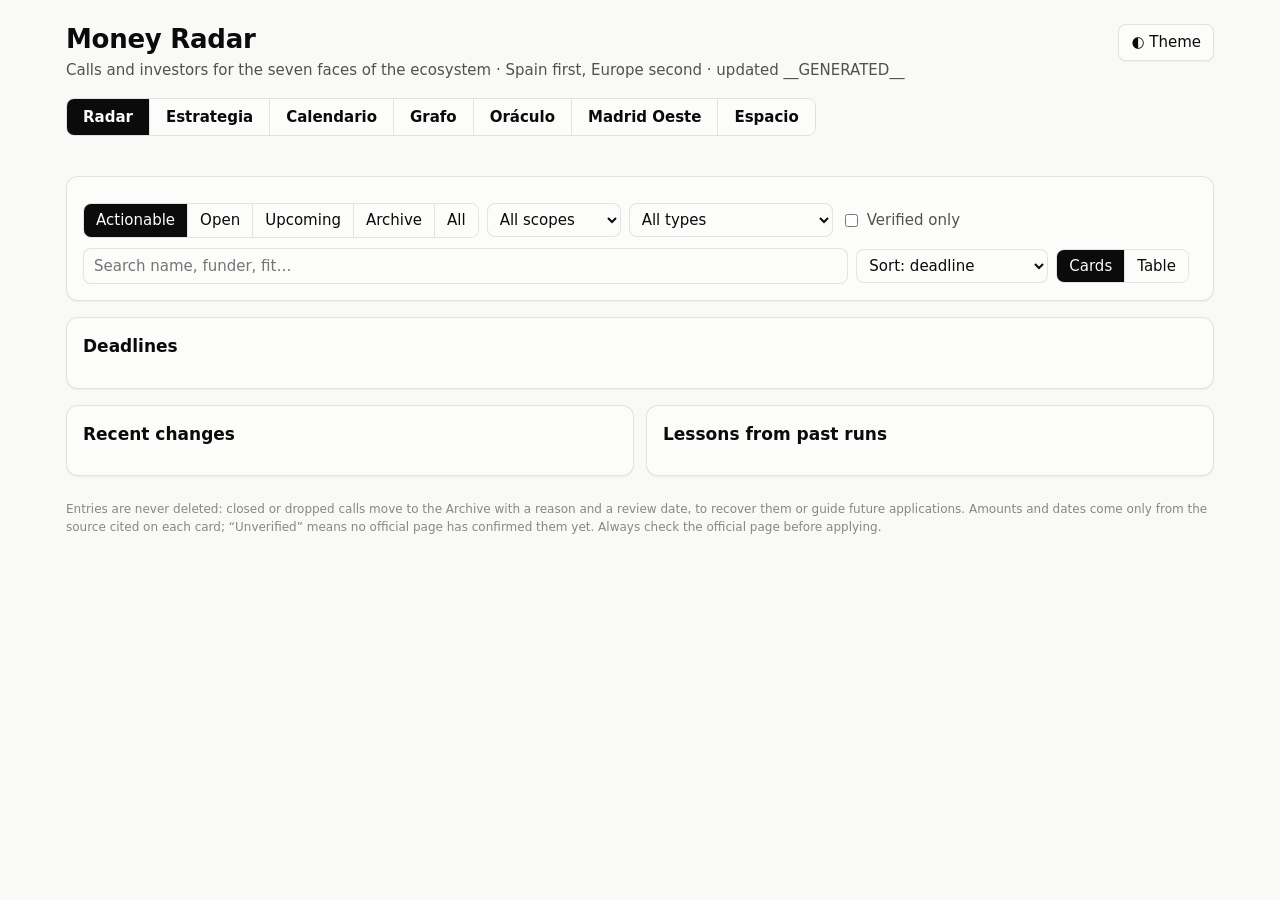
<file: dashboard_template.html>
<!doctype html>
<html lang="en">
<head>
<meta charset="utf-8">
<meta name="viewport" content="width=device-width, initial-scale=1">
<title>Money Radar</title>
<meta name="description" content="Spain/EU funding and investor radar for Cloudy, SEMF, Causality Graphs, BranchOut, the umbrella foundation, CosmoVentures and El Gran DaKo. Generated __GENERATED__.">
<style>
:root {
  color-scheme: light;
  --page: #f9f9f7;
  --surface: #fcfcfb;
  --surface-2: #f3f2ee;
  --ink: #0b0b0b;
  --ink-2: #52514e;
  --muted: #898781;
  --grid: #e1e0d9;
  --axis: #c3c2b7;
  --border: rgba(11,11,11,0.10);
  --accent: #2a78d6;
  --line-cloudy: #2a78d6;
  --line-semf: #eb6834;
  --line-causality: #1baf7a;
  --line-branchout: #eda100;
  --line-delfina: #e87ba4;
  --line-cosmo: #a23fb3;
  --line-dako: #c4314b;
  --world-sphere: #4a3aa7;
  --world-funder: #008300;
  --good: #0ca30c;
  --good-ink: #006300;
  --warning: #fab219;
  --critical: #d03b3b;
  --shadow: 0 1px 2px rgba(11,11,11,0.06);
}
@media (prefers-color-scheme: dark) {
  :root:not([data-theme="light"]) {
    color-scheme: dark;
    --page: #0d0d0d; --surface: #1a1a19; --surface-2: #242422;
    --ink: #ffffff; --ink-2: #c3c2b7; --muted: #898781;
    --grid: #2c2c2a; --axis: #383835; --border: rgba(255,255,255,0.10);
    --accent: #3987e5;
    --line-cloudy: #3987e5; --line-semf: #d95926; --line-causality: #199e70; --line-branchout: #c98500; --line-delfina: #d55181; --line-cosmo: #c062d1; --line-dako: #e2566d; --world-sphere: #9085e9; --world-funder: #0ca30c;
    --good-ink: #0ca30c; --shadow: none;
  }
}
:root[data-theme="dark"] {
  color-scheme: dark;
  --page: #0d0d0d; --surface: #1a1a19; --surface-2: #242422;
  --ink: #ffffff; --ink-2: #c3c2b7; --muted: #898781;
  --grid: #2c2c2a; --axis: #383835; --border: rgba(255,255,255,0.10);
  --accent: #3987e5;
  --line-cloudy: #3987e5; --line-semf: #d95926; --line-causality: #199e70; --line-branchout: #c98500; --line-delfina: #d55181; --line-cosmo: #c062d1; --line-dako: #e2566d;
  --world-sphere: #9085e9; --world-funder: #0ca30c;
  --good-ink: #0ca30c; --shadow: none;
}

* { box-sizing: border-box; }
html, body { margin: 0; }
body {
  background: var(--page);
  color: var(--ink);
  font: 15px/1.5 system-ui, -apple-system, "Segoe UI", sans-serif;
}
a { color: var(--accent); }
.wrap { max-width: 1180px; margin: 0 auto; padding: 24px 16px 64px; }

header.top { display: flex; gap: 16px; align-items: flex-start; justify-content: space-between; flex-wrap: wrap; }
h1 { font-size: 26px; line-height: 1.2; margin: 0 0 4px; letter-spacing: -0.01em; }
.sub { color: var(--ink-2); margin: 0; }
h2 { font-size: 17px; margin: 0 0 12px; }
button, select, input { font: inherit; color: inherit; }
.btn {
  background: var(--surface); border: 1px solid var(--border); border-radius: 8px;
  padding: 6px 12px; cursor: pointer; box-shadow: var(--shadow);
}
.btn:hover { background: var(--surface-2); }
.btn:focus-visible, .chip:focus-visible, .seg button:focus-visible, select:focus-visible, input:focus-visible {
  outline: 2px solid var(--accent); outline-offset: 2px;
}

.panel {
  background: var(--surface); border: 1px solid var(--border); border-radius: 12px;
  padding: 16px; box-shadow: var(--shadow);
}

/* KPI tiles */
.kpis { display: grid; grid-template-columns: repeat(4, minmax(0, 1fr)); gap: 12px; margin: 20px 0; }
.kpi .label { color: var(--ink-2); font-size: 13px; display: flex; gap: 6px; align-items: center; }
.kpi .value { font-size: 30px; font-weight: 650; line-height: 1.15; margin-top: 4px; }
.kpi .note { color: var(--muted); font-size: 13px; margin-top: 2px; overflow-wrap: anywhere; }

/* Filters */
.filters { display: flex; flex-direction: column; gap: 10px; margin-bottom: 16px; }
.filter-row { display: flex; flex-wrap: wrap; gap: 8px; align-items: center; }
.chip {
  display: inline-flex; align-items: center; gap: 6px; border-radius: 999px;
  border: 1px solid var(--border); background: var(--surface); padding: 4px 12px; cursor: pointer;
}
.chip[aria-pressed="false"] { color: var(--muted); background: transparent; }
.chip[aria-pressed="false"] .dot { opacity: 0.35; }
.dot { width: 10px; height: 10px; border-radius: 50%; flex: none; display: inline-block; }
.seg { display: inline-flex; flex-wrap: wrap; max-width: 100%; border: 1px solid var(--border); border-radius: 8px; overflow: hidden; }
.seg button { border: 0; background: var(--surface); padding: 5px 12px; cursor: pointer; }
.seg button + button { border-left: 1px solid var(--border); }
.seg button[aria-pressed="true"] { background: var(--ink); color: var(--surface); }
.search {
  flex: 1 1 200px; min-width: 0; padding: 6px 10px; border-radius: 8px;
  border: 1px solid var(--border); background: var(--surface);
}
select { padding: 6px 8px; border-radius: 8px; border: 1px solid var(--border); background: var(--surface); }
label.check { display: inline-flex; gap: 6px; align-items: center; color: var(--ink-2); }
.count { color: var(--muted); font-size: 13px; margin-left: auto; }

/* Timeline */
.timeline { margin-bottom: 16px; position: relative; }
.timeline svg { display: block; width: 100%; height: auto; overflow: visible; }
.timeline .hint { color: var(--muted); font-size: 13px; margin: 8px 0 0; }
.tl-grid { stroke: var(--grid); stroke-width: 1; }
.tl-axis { stroke: var(--axis); stroke-width: 1; }
.tl-tick { fill: var(--muted); font-size: 11px; font-variant-numeric: tabular-nums; }
.tl-lane { fill: var(--ink-2); font-size: 12px; }
.tl-today { stroke: var(--ink); stroke-width: 1.5; stroke-dasharray: 3 3; }
.tl-today-label { fill: var(--ink); font-size: 11px; font-weight: 600; }
.tl-mark { cursor: pointer; stroke: var(--surface); stroke-width: 2; }
.tl-mark.closed { opacity: 0.4; }
.tl-mark:hover, .tl-mark.active { stroke: var(--ink); }
.tl-label { fill: var(--ink-2); font-size: 11px; pointer-events: none; }
.tooltip {
  position: absolute; pointer-events: none; z-index: 5; max-width: 260px;
  background: var(--surface); color: var(--ink); border: 1px solid var(--border);
  border-radius: 8px; padding: 8px 10px; font-size: 13px; box-shadow: 0 4px 16px rgba(0,0,0,0.12);
}
.tooltip[hidden] { display: none; }
.tooltip .t-name { font-weight: 600; margin-bottom: 2px; }
.tooltip .t-meta { color: var(--ink-2); }

/* Cards */
.cards { display: grid; grid-template-columns: repeat(auto-fill, minmax(320px, 1fr)); gap: 12px; }
.card { display: flex; flex-direction: column; gap: 8px; scroll-margin-top: 16px; }
.card.flash { outline: 2px solid var(--accent); outline-offset: 2px; }
.card h3 { font-size: 16px; line-height: 1.3; margin: 0; }
.meta { color: var(--ink-2); font-size: 13px; }
.pills { display: flex; flex-wrap: wrap; gap: 6px; align-items: center; }
.pill {
  display: inline-flex; align-items: center; gap: 5px; font-size: 12px; font-weight: 600;
  border-radius: 999px; padding: 2px 9px; border: 1px solid var(--border); color: var(--ink-2);
}
.pill .ico { font-size: 11px; line-height: 1; }
.pill.critical { color: var(--critical); border-color: currentColor; }
.pill.warning { color: var(--ink); border-color: var(--warning); background: color-mix(in srgb, var(--warning) 18%, transparent); }
.pill.good { color: var(--good-ink); border-color: currentColor; }
.pill.unverified { border-style: dashed; }
.tags { display: flex; flex-wrap: wrap; gap: 6px; }
.tag { display: inline-flex; align-items: center; gap: 5px; font-size: 12px; color: var(--ink-2); }
.facts { display: grid; grid-template-columns: auto 1fr; gap: 2px 12px; font-size: 14px; margin: 0; }
.facts dt { color: var(--muted); }
.facts dd { margin: 0; overflow-wrap: anywhere; }
.card .action { background: var(--surface-2); border-radius: 8px; padding: 8px 10px; font-size: 14px; }
.card .action b, .card .archive-note b { display: block; font-size: 12px; color: var(--ink-2); font-weight: 600; }
.card .archive-note { border: 1px dashed var(--axis); border-radius: 8px; padding: 8px 10px; font-size: 14px; color: var(--ink-2); }
details summary { cursor: pointer; color: var(--ink-2); font-size: 13px; }
details p { margin: 6px 0; font-size: 14px; }
details .src { color: var(--muted); font-size: 12px; }
.card .links { margin-top: auto; font-size: 14px; }
.empty { color: var(--muted); padding: 24px; text-align: center; }

/* Table */
.table-wrap { overflow-x: auto; }
table { width: 100%; border-collapse: collapse; font-size: 14px; }
th, td { text-align: left; padding: 8px 10px; border-bottom: 1px solid var(--grid); vertical-align: top; }
th { color: var(--ink-2); font-weight: 600; font-size: 13px; white-space: nowrap; }
td.num { font-variant-numeric: tabular-nums; white-space: nowrap; }

.lower { display: grid; grid-template-columns: 1fr 1fr; gap: 12px; margin-top: 16px; }
.log { list-style: none; margin: 0; padding: 0; font-size: 13px; }
.log li { padding: 6px 0; border-bottom: 1px solid var(--grid); color: var(--ink-2); }
.log li b { color: var(--ink); font-weight: 600; }
.log .old { text-decoration: line-through; color: var(--muted); }
footer { color: var(--muted); font-size: 12px; margin-top: 24px; }

/* Tabs + strategy views */
.tabs { margin: 16px 0 0; }
.tabs .seg button { padding: 7px 16px; font-weight: 600; }
.view[hidden] { display: none; }
.pitch { font-size: 15px; color: var(--ink-2); margin: 0; max-width: 80ch; }
.grid-3 { display: grid; grid-template-columns: repeat(auto-fill, minmax(280px, 1fr)); gap: 12px; }
.ent h3, .face h3 { font-size: 15px; margin: 0 0 4px; }
.ent .meta { margin-bottom: 6px; }
.small { font-size: 13px; color: var(--ink-2); margin: 4px 0; }
.chipline { display: flex; flex-wrap: wrap; gap: 6px; margin-top: 6px; }
.mini { font-size: 12px; border: 1px solid var(--border); border-radius: 999px; padding: 1px 8px; color: var(--ink-2); }
.grade { display: inline-flex; align-items: center; justify-content: center; min-width: 26px; height: 22px; padding: 0 6px;
  border-radius: 6px; font-weight: 700; font-size: 13px; border: 1px solid currentColor; }
.grade.A { color: var(--good-ink); } .grade.B { color: var(--accent); }
.grade.C { color: var(--ink); border-color: var(--warning); background: color-mix(in srgb, var(--warning) 18%, transparent); }
.grade.D { color: var(--muted); }
.ms { display: grid; grid-template-columns: minmax(0, 1fr) 160px; gap: 4px 16px; align-items: center; padding: 10px 0; border-bottom: 1px solid var(--grid); }
.ms:last-child { border-bottom: 0; }
.ms .name { font-weight: 600; }
.ms .bar { height: 8px; background: var(--grid); border-radius: 4px; overflow: hidden; }
.ms .bar span { display: block; height: 100%; background: var(--accent); border-radius: 0 4px 4px 0; }
.ms .num { font-size: 12px; color: var(--ink-2); font-variant-numeric: tabular-nums; }
.ms.done .name { text-decoration: line-through; color: var(--muted); }
.stage-list { display: grid; grid-template-columns: repeat(auto-fill, minmax(220px, 1fr)); gap: 12px; }
.stage h4 { margin: 0 0 6px; font-size: 14px; }
.stage ul { margin: 0; padding-left: 18px; font-size: 13px; color: var(--ink-2); }
.dots { display: inline-flex; gap: 3px; vertical-align: middle; }
.dots i { width: 10px; height: 10px; border-radius: 50%; display: inline-block; border: 1px solid var(--axis); }
.dots i.on { background: var(--accent); border-color: var(--accent); }
table.plan td { font-size: 13px; }
table.plan td.offer { min-width: 260px; color: var(--ink-2); }
.section-gap { margin-top: 16px; }
.now-grid { display: grid; grid-template-columns: repeat(3, minmax(0, 1fr)); gap: 20px; }
.now h3 { font-size: 14px; margin: 0 0 8px; color: var(--ink-2); }
.now .ms { grid-template-columns: 1fr; }
.now .ms ul { padding-left: 18px; margin: 6px 0; }
.now-list { margin: 0; padding-left: 20px; font-size: 14px; }
.now-list li { margin-bottom: 10px; }
.now-list .small { margin: 2px 0 0; }
.late { color: var(--critical); font-weight: 600; }
@media (max-width: 860px) { .now-grid { grid-template-columns: 1fr; } }
.cal-head { display: flex; justify-content: space-between; align-items: center; gap: 12px; flex-wrap: wrap; }
.cal-head h2 { margin: 0; }
.month h3 { font-size: 15px; margin: 0 0 8px; }
.ev { display: grid; grid-template-columns: 96px 150px minmax(0, 1fr); gap: 4px 12px; align-items: baseline; padding: 8px 0; border-bottom: 1px solid var(--grid); }
.ev:last-child { border-bottom: 0; }
.ev .day { font-weight: 700; font-variant-numeric: tabular-nums; }
.ev .what a, .ev .what strong { font-weight: 600; }
.kind { font-size: 12px; font-weight: 600; display: inline-flex; gap: 5px; align-items: center; color: var(--ink-2); }
.kind.deadline { color: var(--critical); } .kind.late { color: var(--critical); }
.kind.start_by { color: var(--accent); } .kind.milestone { color: var(--good-ink); }
.est { font-size: 11px; border: 1px dashed var(--axis); border-radius: 999px; padding: 0 6px; margin-left: 6px; color: var(--muted); }
.late-box { border-color: color-mix(in srgb, var(--critical) 45%, var(--border)); }
@media (max-width: 600px) { .ev { grid-template-columns: 44px minmax(0, 1fr); } .ev .kind { grid-column: 2; } .ev .what { grid-column: 1 / -1; } }
#flow svg, #graph svg { display: block; width: 100%; height: auto; }
.gantt-wrap { overflow-x: auto; position: relative; }
.phases { list-style: none; padding: 0; margin: 12px 0 0; display: grid; grid-template-columns: repeat(7, minmax(0, 1fr)); gap: 8px; counter-reset: ph; }
.phases li { position: relative; padding: 34px 8px 8px; border: 1px solid var(--border); border-radius: 10px; background: var(--surface-2); font-size: 12.5px; color: var(--ink-2); counter-increment: ph; }
.phases li::before { content: counter(ph); position: absolute; top: 8px; left: 8px; width: 20px; height: 20px; border-radius: 50%; background: var(--ink); color: var(--surface); font-size: 12px; font-weight: 700; display: grid; place-items: center; }
.phases li b { display: block; color: var(--ink); font-size: 13px; margin-bottom: 2px; }
@media (max-width: 980px) { .phases { grid-template-columns: repeat(2, minmax(0, 1fr)); } }
.or-grid { display: grid; grid-template-columns: repeat(auto-fill, minmax(260px, 1fr)); gap: 12px; }
.or-card h3 { font-size: 13px; color: var(--ink-2); margin: 0 0 6px; font-weight: 600; }
.or-card .big { font-size: 16px; font-weight: 650; line-height: 1.3; }
.chain { font-size: 12.5px; color: var(--ink-2); margin-top: 6px; }
.verdict { border-color: color-mix(in srgb, var(--accent) 40%, var(--border)); }
.verdict p { font-size: 16px; margin: 0; }
.hbar { display: grid; grid-template-columns: minmax(0, 1fr) 90px; gap: 8px; align-items: center; font-size: 13px; padding: 4px 0; }
.hbar .bar { height: 8px; background: var(--grid); border-radius: 4px; overflow: hidden; }
.hbar .bar span { display: block; height: 100%; background: var(--accent); }
.due { color: var(--critical); font-weight: 600; }
.od-focus { outline: 3px solid var(--accent) !important; outline-offset: 3px; border-radius: 8px; }
.gt-row.od-focus .gt-band { fill: color-mix(in srgb, var(--accent) 18%, transparent); }
.phases li.active { border-color: var(--accent); background: color-mix(in srgb, var(--accent) 14%, var(--surface)); }
tr.od-focus td { background: color-mix(in srgb, var(--accent) 12%, transparent); }
.gantt-wrap svg { display: block; width: 100%; min-width: 900px; height: auto; }
.gt-grid { stroke: var(--grid); } .gt-month { fill: var(--muted); font-size: 11px; }
.gt-group { fill: var(--muted); font-size: 11px; font-weight: 700; letter-spacing: .04em; text-transform: uppercase; }
.gt-label { fill: var(--ink); font-size: 12px; } .gt-label.late { fill: var(--critical); font-weight: 600; }
.gt-row:hover .gt-band { fill: var(--surface-2); }
.gt-band { fill: transparent; }
.gt-today { stroke: var(--ink); stroke-width: 1.5; stroke-dasharray: 3 3; }
.gt-ms { fill: var(--muted); opacity: .55; }
.gt-ms.doing { opacity: .85; }
.gt-bar { opacity: .35; } .gt-bar.est { opacity: .18; }
.gt-win { opacity: .95; }
.gt-outline { fill: none; stroke-width: 1.5; } .gt-outline.est { stroke-dasharray: 4 3; }
.gt-late { fill: none; stroke: var(--critical); stroke-width: 1.5; }
.gt-dl { fill: var(--ink); }
.fl-box { fill: var(--surface); stroke: var(--axis); stroke-width: 1.5; }
.fl-box.human { stroke: var(--critical); stroke-width: 2; }
.fl-dec { fill: var(--surface-2); stroke: var(--axis); stroke-width: 1.5; }
.fl-side { fill: var(--surface-2); stroke: var(--axis); stroke-dasharray: 4 3; }
.fl-t { fill: var(--ink); font-size: 14px; font-weight: 600; }
.fl-s { fill: var(--ink-2); font-size: 11.5px; }
.fl-edge { stroke: var(--ink-2); stroke-width: 1.5; fill: none; }
.fl-lab { fill: var(--ink-2); font-size: 12px; font-weight: 600; }
.graph-wrap { overflow-x: auto; margin-top: 8px; }
.graph-wrap svg { min-width: 1400px; }
.g-col { fill: var(--muted); font-size: 12px; font-weight: 700; letter-spacing: .04em; text-transform: uppercase; }
.g-node rect.box { fill: var(--surface); stroke: var(--ink-2); stroke-width: 1.5; }
.g-node.planned rect.box, .g-node.proposed rect.box { stroke-dasharray: 5 4; fill: var(--surface-2); }
.g-node.external rect.box { stroke-dasharray: 1.5 3; stroke-width: 2; }
.g-node.external.pending rect.box { fill: url(#shade); }
.g-node.factor rect.box { stroke-dasharray: 2 3; fill: var(--surface-2); }
.g-node.k-milestone rect.box { fill: var(--surface-2); }
.g-node.k-call.exists rect.box { stroke-width: 1.8; }
.g-node.k-sphere rect.box { stroke: var(--world-sphere); stroke-width: 2.5; }
.g-node.k-funder rect.box { stroke: var(--world-funder); }
.g-node text { fill: var(--ink); font-size: 12.5px; }
.g-node .st { fill: var(--muted); font-size: 10.5px; }
.g-node { cursor: default; }
.g-node:focus { outline: none; }
.g-node:focus rect.box, .g-node.hl rect.box { stroke: var(--accent); stroke-width: 2.5; }
.g-edge { fill: none; stroke: var(--axis); stroke-width: 1.5; }
.g-edge.planned { stroke-dasharray: 5 4; }
.g-edge.hl { stroke: var(--accent); stroke-width: 2.5; }
svg.dim .g-edge:not(.hl) { opacity: .15; } svg.dim .g-node:not(.hl):not(:focus) { opacity: .35; }


/* Espacio tab: map of the repo */
.rp-map { display: grid; grid-template-columns: repeat(auto-fit, minmax(150px, 1fr)); gap: 12px; }
.rp-col h3 { font-size: 13px; font-weight: 650; color: var(--ink-2); margin: 0 0 8px; text-transform: uppercase; letter-spacing: .04em; }
.rp-file { display: block; width: 100%; text-align: left; font: inherit; color: inherit; cursor: pointer;
  background: var(--surface-2); border: 1px solid var(--border); border-radius: 8px; padding: 8px 10px; margin-bottom: 8px; transition: opacity .15s; }
.rp-file code { font-size: 13px; font-weight: 650; overflow-wrap: anywhere; }
.rp-file .rp-role { font-size: 12px; color: var(--ink-2); margin: 3px 0; }
.rp-file .rp-meta { font-size: 11.5px; color: var(--muted); }
.rp-file .rp-open { color: var(--critical); font-weight: 650; }
.rp-map.dim .rp-file:not(.on):not(.uses):not(.usedby) { opacity: .3; }
.rp-file.on { border-color: var(--accent); box-shadow: 0 0 0 1px var(--accent); }
.rp-file.uses { border-color: var(--accent); border-style: solid; }
.rp-file.usedby { border-color: var(--ink-2); border-style: dashed; }
.rp-detail { min-height: 44px; }
.rp-lower { display: grid; grid-template-columns: minmax(0, 2fr) minmax(0, 3fr); gap: 12px; }
.rp-commit { display: grid; grid-template-columns: 62px 84px minmax(0, 1fr); gap: 8px; font-size: 13px; padding: 5px 0; border-bottom: 1px solid var(--grid); }
.rp-commit code { color: var(--accent); }
.rp-find { display: grid; grid-template-columns: 112px minmax(0, 1fr); gap: 8px; padding: 8px 0; border-top: 1px solid var(--grid); font-size: 13px; }
.rp-st { font-size: 12px; font-weight: 650; display: flex; flex-wrap: wrap; gap: 0 5px; align-items: baseline; }
.rp-st .rp-sev { flex-basis: 100%; font-weight: 400; color: var(--ink-2); }
.rp-st.arreglado { color: var(--good-ink); } .rp-st.abierto { color: var(--critical); } .rp-st.descartado { color: var(--muted); }
.rp-find a { font-family: ui-monospace, SFMono-Regular, Menlo, monospace; font-size: 12px; }
@media (max-width: 860px) { .rp-lower { grid-template-columns: 1fr; } }


/* Red: Obsidian-style live graph (grafo_red.js on vendor/force-graph) */
.net { position: relative; margin-top: 10px; border: 1px solid var(--border); border-radius: 10px; overflow: hidden;
  background: radial-gradient(circle at 50% 45%, var(--surface) 0%, var(--page) 100%); }
.net.full { border: 0; border-radius: 0; background: var(--page); }
.net-stage { width: 100%; cursor: grab; }
.net-stage:active { cursor: grabbing; }
.net-3d { cursor: grab; }
.net-labels { position: absolute; left: 0; top: 0; pointer-events: none; }
.net-note { position: absolute; left: 50%; top: 14px; transform: translateX(-50%); font-size: 13px; color: var(--ink-2); pointer-events: none; }
.net-dim { width: auto; padding: 0 9px; font-size: 13px; font-weight: 650; }
.net-tools { position: absolute; top: 10px; right: 10px; display: flex; gap: 6px; align-items: center; }
.net-search { width: 180px; font: inherit; font-size: 13px; padding: 5px 9px; border-radius: 8px; border: 1px solid var(--border); background: var(--surface); color: var(--ink); }
.net-btn { width: 32px; height: 30px; font-size: 16px; line-height: 1; border-radius: 8px; border: 1px solid var(--border); background: var(--surface); color: var(--ink); cursor: pointer; }
.net-btn:hover, .net-chip:hover { border-color: var(--accent); }
.net-btn:focus-visible, .net-chip:focus-visible, .net-search:focus-visible, .net-link:focus-visible { outline: 2px solid var(--accent); outline-offset: 2px; }
.net-legend { position: absolute; left: 10px; bottom: 10px; right: 10px; display: flex; flex-wrap: wrap; gap: 6px; align-items: center; pointer-events: none; }
.net-legend > * { pointer-events: auto; }
.net-chip, .net-key { display: inline-flex; align-items: center; gap: 5px; font-size: 12px; padding: 2px 8px; border-radius: 999px;
  border: 1px solid var(--border); background: color-mix(in srgb, var(--surface) 88%, transparent); color: var(--ink-2); }
.net-chip { cursor: pointer; font: inherit; font-size: 12px; }
.net-chip[aria-pressed="false"] { opacity: .45; text-decoration: line-through; }
.net-key { border-style: dashed; }
.net-dot { width: 9px; height: 9px; border-radius: 50%; display: inline-block; flex: none; }
.net-dot.dia { border-radius: 1px; transform: rotate(45deg) scale(.85); }
.net-dot.sq { border-radius: 1px; }
.net-dot.hol { border: 1.5px dashed var(--muted); background: transparent; }
.net-card { position: absolute; top: 50px; right: 10px; width: min(320px, calc(100% - 20px)); max-height: calc(100% - 100px); overflow: auto;
  background: var(--surface); border: 1px solid var(--border); border-radius: 10px; padding: 12px 14px; box-shadow: 0 6px 24px rgba(0,0,0,.12); font-size: 13px; }
.net-card h3 { margin: 4px 0 6px; font-size: 16px; padding-right: 20px; }
.net-card h4 { margin: 10px 0 4px; font-size: 12px; color: var(--ink-2); text-transform: uppercase; letter-spacing: .04em; }
.net-card p { margin: 0 0 6px; color: var(--ink-2); }
.net-card ul { margin: 0; padding-left: 16px; }
.net-card li { margin: 2px 0; }
.net-kind { font-size: 12px; color: var(--ink-2); display: flex; gap: 6px; align-items: center; }
.net-link { background: none; border: 0; padding: 0; font: inherit; color: var(--accent); cursor: pointer; text-align: left; text-decoration: underline; }
.net-w { color: var(--muted); font-size: 12px; }
.net-x { position: absolute; top: 6px; right: 8px; background: none; border: 0; font-size: 18px; color: var(--ink-2); cursor: pointer; }
.net-open { margin: 4px 0 2px; font: inherit; font-size: 13px; padding: 4px 10px; border-radius: 8px; border: 1px solid var(--accent); background: none; color: var(--accent); cursor: pointer; }
@media (max-width: 600px) { .net-search { width: 120px; } .net-card { top: auto; bottom: 46px; max-height: 55%; } }

@media (max-width: 860px) {
  .kpis { grid-template-columns: repeat(2, minmax(0, 1fr)); }
  .lower { grid-template-columns: 1fr; }
}
@media (max-width: 420px) {
  .cards { grid-template-columns: 1fr; }
  .kpi .value { font-size: 24px; }
  .seg button { padding: 5px 8px; font-size: 14px; }
}
@media (forced-colors: active) {
  .dot, .tl-mark { forced-color-adjust: none; }
}
</style>
<link rel="stylesheet" href="oracle_dock.css">
</head>
<body>
<div class="wrap">
  <header class="top">
    <div>
      <h1>Money Radar</h1>
      <p class="sub">Calls and investors for the seven faces of the ecosystem · Spain first, Europe second · updated __GENERATED__</p>
    </div>
    <button class="btn" id="theme" type="button" aria-label="Toggle colour theme">◐ Theme</button>
  </header>

  <nav class="tabs" aria-label="Views"><div class="seg" id="tab-seg" role="group">
    <button type="button" data-v="radar" aria-pressed="true">Radar</button>
    <button type="button" data-v="strategy" aria-pressed="false">Estrategia</button>
    <button type="button" data-v="calendar" aria-pressed="false">Calendario</button>
    <button type="button" data-v="graph" aria-pressed="false">Grafo</button>
    <button type="button" data-v="oracle" aria-pressed="false">Oráculo</button>
    <button type="button" data-v="west" aria-pressed="false">Madrid Oeste</button>
    <button type="button" data-v="repo" aria-pressed="false">Espacio</button>
  </div></nav>

  <div class="view" id="view-radar">
  <section class="kpis" id="kpis" aria-label="Summary"></section>

  <section class="panel filters" aria-label="Filters">
    <div class="filter-row" id="line-chips" role="group" aria-label="Line of work"></div>
    <div class="filter-row">
      <div class="seg" id="status-seg" role="group" aria-label="Status">
        <button type="button" data-v="actionable" aria-pressed="true">Actionable</button>
        <button type="button" data-v="open" aria-pressed="false">Open</button>
        <button type="button" data-v="upcoming" aria-pressed="false">Upcoming</button>
        <button type="button" data-v="archive" aria-pressed="false">Archive</button>
        <button type="button" data-v="all" aria-pressed="false">All</button>
      </div>
      <select id="scope" aria-label="Scope">
        <option value="">All scopes</option>
        <option>Madrid West</option><option>Madrid</option><option>Spain</option><option>France</option><option>EU</option><option>International</option>
      </select>
      <select id="kindsel" aria-label="Type of money">
        <option value="">All types</option>
        <option value="funding">Grants, loans &amp; prizes</option>
        <option value="investment">Investors (equity)</option>
      </select>
      <label class="check"><input type="checkbox" id="verified"> Verified only</label>
    </div>
    <div class="filter-row">
      <input class="search" id="q" type="search" placeholder="Search name, funder, fit…" aria-label="Search">
      <select id="sort" aria-label="Sort by">
        <option value="deadline">Sort: deadline</option>
        <option value="amount">Sort: max amount</option>
        <option value="recent">Sort: recently added</option>
      </select>
      <div class="seg" id="view-seg" role="group" aria-label="View">
        <button type="button" data-v="cards" aria-pressed="true">Cards</button>
        <button type="button" data-v="table" aria-pressed="false">Table</button>
      </div>
      <span class="count" id="count" aria-live="polite"></span>
    </div>
  </section>

  <section class="panel timeline" aria-labelledby="tl-h">
    <h2 id="tl-h">Deadlines</h2>
    <div id="tl"></div>
    <p class="hint" id="tl-hint"></p>
    <div class="tooltip" id="tip" role="tooltip" hidden></div>
  </section>

  <section id="list" aria-label="Opportunities"></section>

  <section class="lower">
    <div class="panel">
      <h2>Recent changes</h2>
      <ul class="log" id="changes"></ul>
    </div>
    <div class="panel">
      <h2>Lessons from past runs</h2>
      <ul class="log" id="lessons"></ul>
    </div>
  </section>

  </div>

  <div class="view" id="view-strategy" hidden>
    <section class="panel section-gap now"><h2>Qué hacer ahora</h2>
      <p class="small">Lo mismo que muestra <code>/becas</code> o <code>python3 -I orchestrator.py</code>, a fecha de la última actualización.</p>
      <div class="now-grid">
        <div><h3>1 · Solicitudes en curso</h3><div id="now-active"></div></div>
        <div><h3>2 · Hitos a mover</h3><ol class="now-list" id="now-ms"></ol></div>
        <div><h3>3 · Convocatorias para empezar</h3><ol class="now-list" id="now-rec"></ol></div>
      </div></section>
    <section class="panel section-gap"><h2 id="proj-name"></h2><p class="pitch" id="proj-pitch"></p></section>
    <section class="section-gap"><h2>Un proyecto, varias caras</h2><div class="grid-3" id="faces"></div></section>
    <section class="section-gap"><h2>Figuras legales (quién solicita)</h2><div class="grid-3" id="entities"></div></section>
    <section class="panel section-gap"><h2>Hitos que más valor desbloquean</h2><p class="small">Valor = suma de los puntos de valor de las convocatorias que bloquea cada hito. Hazlos en este orden.</p><div id="milestones"></div></section>
    <section class="panel section-gap table-wrap"><h2>Plan por convocatoria</h2>
      <p class="small">Grado A–D = encaje 25 + valor 25 + preparación 25 + calendario 15 + estratégico 10. Nivel de oferta: <span id="levels"></span></p>
      <div id="plan-table"></div></section>
    <section class="panel section-gap"><h2>Solicitudes en curso</h2><p class="small">Gestionadas con <code>python3 -I orchestrator.py</code> o el comando <code>/becas</code> en Claude Code.</p><div id="pipeline"></div></section>
    <section class="section-gap"><h2>Proceso de solicitud</h2><div class="stage-list" id="stages"></div></section>
  </div>

  <div class="view" id="view-calendar" hidden>
    <section class="panel section-gap">
      <div class="cal-head"><h2>Calendario</h2><button class="btn" id="ics" type="button">⤓ Descargar .ics</button></div>
      <p class="small">Plazos, fechas para empezar a preparar (según el plan), hitos que hay que tener listos, aperturas y revisiones del archivo. «Estimado» = próxima edición calculada a partir de la anterior (≈ +1 año).</p>
      <div class="chipline" id="cal-legend"></div>
    </section>
    <section class="panel section-gap"><h2>Diagrama de Gantt</h2>
      <p class="small">Hitos: barra gris desde que hay que empezar hasta la fecha en que deben estar listos. Convocatorias: desde «empezar a preparar» hasta el plazo (◆), con la ventana oficial de solicitud en trazo grueso. Discontinuo = próxima edición estimada; ▲ = ya debería haber empezado. Pulsa una convocatoria para ver su ficha.</p>
      <div class="gantt-wrap" id="gantt"></div><div class="tooltip" id="gtt" role="tooltip" hidden></div></section>
    <section class="panel section-gap late-box" id="cal-late"></section>
    <section class="section-gap" id="cal-months"></section>
    <section class="panel section-gap"><h2>Hitos sin fecha límite todavía</h2><p class="small">No bloquean ninguna convocatoria con fecha, pero sí convocatorias abiertas todo el año o por anunciar.</p><ul class="log" id="cal-undated"></ul></section>
    <section class="panel section-gap"><h2>Flujograma del proceso de solicitud</h2>
      <p class="small">Las mismas etapas y controles que aplica el orquestador. Los rombos son decisiones; el paso «Presentar» lo hace siempre una persona.</p>
      <div id="flow"></div></section>
  </div>

  <div class="view" id="view-graph" hidden>
    <section class="panel section-gap"><h2>Grafo del ecosistema</h2>
      <p class="small">Un solo grafo en tres vistas (Red, 3D y Columnas): factores de contexto, socios, figuras legales, caras, el mundo exterior (el diamante: un octaedro con las seis esferas (Política, Bancos, Arte, Ciencia, Tecnología, Sociedad) en los vértices y la Fundación en el centro, y los financiadores), productos, hitos y convocatorias (ships). Las flechas van de causa a efecto y el grosor es el peso (0–1, juicio de planificación). Línea continua = existe; discontinua = por crear. La Red y el 3D son el mismo grafo vivo: arrastra nodos, haz zoom con la rueda o pellizcando, pasa el ratón para iluminar sus vecinos y pulsa un nodo para ver su ficha. El selector Red | 3D | Columnas es el único cambio de vista: pasar de la Red al 3D no pierde la selección, los filtros ni el recorrido. ⛶ abre la Red a pantalla completa; allí, donde el selector no se ve, el botón 3D de la propia vista hace lo mismo y el selector lo recuerda. El diamante envuelve al ecosistema: las esferas van por parejas en los extremos de tres ejes ortogonales (Tecnología–Sociedad vertical: mercado ↔ bien común; Bancos–Ciencia horizontal: capital ↔ conocimiento; Política–Arte en profundidad: administración ↔ cultura); en 3D es el octaedro y en 2D, en vista isométrica, un hexágono; sus aristas violetas son la figura, no causas. El grafo se dibuja igual que sin diamante y el octaedro regular se coloca a su alrededor, con las seis esferas en los extremos; cada financiador queda entre el grafo y su esfera.</p>
      <div class="cal-head"><div class="seg" id="gmode-seg" role="group" aria-label="Vista del grafo">
        <button type="button" data-v="net" aria-pressed="true">Red</button>
        <button type="button" data-v="3d" aria-pressed="false">3D</button>
        <button type="button" data-v="2d" aria-pressed="false">Columnas</button></div>
        <div class="seg" id="gworld-seg" role="group" aria-label="Mundo exterior en el grafo">
        <button type="button" data-v="1" aria-pressed="true">◇ Con diamante y financiadores</button>
        <button type="button" data-v="0" aria-pressed="false">Sin diamante</button></div>
        <span class="small" id="graph-3d"></span></div>
      <div id="graph-net"></div>
      <div id="graph-2d" hidden>
      <div class="chipline" id="graph-legend"></div>
      <div class="graph-wrap" id="graph"></div>
      </div>
      <div class="tooltip" id="gtip" role="tooltip" hidden></div>
    </section>
    <section class="panel section-gap table-wrap" id="graph-rel"><h2>Relaciones</h2><div id="graph-table"></div></section>
  </div>

  <div class="view" id="view-oracle" hidden>
    <section class="panel section-gap">
      <div class="cal-head"><h2>Oráculo · ceremonia del ecosistema</h2><span id="or-next"></span></div>
      <p class="small">Claude actúa como oráculo y dirige la ceremonia con <code>/ceremonia</code>. Lee el plan y el grafo causal, plantea una pregunta a cada cara y propone un dictamen; el equipo decide y registra compromisos con <code>python3 -I oraculo.py registrar</code>. El arquitecto causal (agente <code>arquitecto-causal</code>) asiste en la lectura del grafo.</p>
      <ol class="phases" id="or-phases"></ol>
    </section>
    <section class="section-gap or-grid" id="or-reading"></section>
    <section class="panel section-gap"><h2>Preguntas a cada cara</h2><ul class="log" id="or-questions"></ul></section>
    <section class="panel section-gap verdict"><h2>Dictamen propuesto</h2><p id="or-verdict"></p></section>
    <section class="section-gap now-grid">
      <div class="panel"><h3>Mediadores clave</h3><p class="small">Flujo ponderado de valor que pasa por cada nodo hacia todas las convocatorias (1 = máximo).</p><div id="or-med"></div></div>
      <div class="panel"><h3>Confusores a vigilar</h3><p class="small">Causas comunes de varias convocatorias: ajusta por ellas al comparar resultados.</p><div id="or-conf"></div></div>
      <div class="panel"><h3>Registro de ceremonias</h3><div id="or-log"></div></div>
    </section>
  </div>

  <div class="view" id="view-west" hidden>
    <section class="panel section-gap table-wrap"><h2>Valoración de municipios · Madrid Oeste</h2>
      <p class="small">Puntuación 1–3 por dimensión, con datos de la BDNS 2024–2026 y bases oficiales (octubre 2026). No incluye el coste de locales y vivienda.</p>
      <div id="west-table"></div></section>
    <section class="section-gap"><div class="grid-3" id="west-cards"></div></section>
  </div>

  <div class="view" id="view-repo" hidden>
    <section class="panel section-gap"><h2>Espacio · el repo por dentro</h2>
      <p class="small">Cada archivo del repo, ordenado de los datos a lo publicado. Pasa el ratón o pulsa un archivo para ver qué usa (borde azul) y quién lo usa (borde discontinuo). Las relaciones se detectan en cada build buscando nombres de archivo en el código; el papel de cada archivo sale de la tabla de CLAUDE.md. No es El Espacio 3D: eso es el grafo del ecosistema.</p>
      <div class="rp-map" id="rp-map"></div>
      <p class="small rp-detail" id="rp-detail" aria-live="polite"></p></section>
    <div class="rp-lower section-gap">
      <section class="panel"><h2>Últimos cambios</h2><div id="rp-commits"></div></section>
      <section class="panel"><h2>Revisiones de código</h2><p class="small">Desde <code>reviews.json</code>. Estado siempre con icono y texto.</p><div id="rp-reviews"></div></section>
    </div>
  </div>

  <footer>Entries are never deleted: closed or dropped calls move to the Archive with a reason and a review date, to recover them or guide future applications. Amounts and dates come only from the source cited on each card; “Unverified” means no official page has confirmed them yet. Always check the official page before applying.</footer>
</div>


<script src="vendor/force-graph.min.js"></script>
<script src="grafo_red.js"></script>
<script src="oracle_dock.js"></script>
<script id="data" type="application/json">/*__DATA__*/null</script>
<script>
(function () {
  "use strict";
  const DATA = JSON.parse(document.getElementById("data").textContent);
  const TODAY = new Date(DATA.today + "T00:00:00");
  const LINE_KEYS = Object.keys(DATA.lines);
  const DAY = 86400000;
  const fmtDate = (s) => new Date(s + "T00:00:00").toLocaleDateString("en-GB", { day: "numeric", month: "short", year: "numeric" });
  const daysLeft = (o) => o.deadline ? Math.round((new Date(o.deadline + "T00:00:00") - TODAY) / DAY) : null;
  const lineColor = (k) => `var(--line-${k})`;
  const linesOf = (o) => o.lines.split(",");

  function el(tag, attrs, ...kids) {
    const n = document.createElement(tag);
    for (const [k, v] of Object.entries(attrs || {})) {
      if (v == null || v === false) continue;
      if (k === "class") n.className = v;
      else if (k === "style") n.style.cssText = v;
      else if (k.startsWith("on")) n.addEventListener(k.slice(2), v);
      else n.setAttribute(k, v === true ? "" : v);
    }
    for (const kid of kids.flat()) if (kid != null && kid !== false) n.append(kid);
    return n;
  }

  // ---- state (view prefs remembered per viewer; page works without storage) ----
  const store = {
    get(k) { try { return JSON.parse(localStorage.getItem("money-radar:" + k)); } catch (e) { return null; } },
    set(k, v) { try { localStorage.setItem("money-radar:" + k, JSON.stringify(v)); } catch (e) {} },
  };
  const state = Object.assign(
    { lines: LINE_KEYS.slice(), status: "actionable", scope: "", kindsel: "", verified: false, q: "", sort: "deadline", view: "cards" },
    store.get("view") || {}, { q: "" }
  );
  // Remember which lines the viewer hid (not which were shown), so a newly added
  // line of work always starts visible.
  state.lines = LINE_KEYS.filter((k) => !(state.hiddenLines || []).includes(k));
  if (state.status === "closed") state.status = "archive";

  // ---- theme ----
  const themeBtn = document.getElementById("theme");
  const savedTheme = store.get("theme");
  if (savedTheme) document.documentElement.dataset.theme = savedTheme;
  themeBtn.addEventListener("click", () => {
    const dark = document.documentElement.dataset.theme
      ? document.documentElement.dataset.theme === "dark"
      : matchMedia("(prefers-color-scheme: dark)").matches;
    const next = dark ? "light" : "dark";
    document.documentElement.dataset.theme = next;
    store.set("theme", next);
  });

  // ---- status presentation: icon + label, never colour alone ----
  function statusInfo(o) {
    const d = daysLeft(o);
    if (o.status === "closed") return { cls: "", ico: "■", text: o.deadline ? `Closed ${fmtDate(o.deadline)}` : "Closed" };
    if (o.status === "rolling") return { cls: "good", ico: "↻", text: "Rolling — apply any time" };
    if (o.status === "upcoming") {
      if (o.opens && o.deadline) return { cls: "", ico: "◷", text: `Opens ${fmtDate(o.opens)} · closes ${fmtDate(o.deadline)}` };
      return { cls: "", ico: "◷", text: "Expected — dates not announced" };
    }
    if (d <= 14) return { cls: "critical", ico: "▲", text: d === 0 ? "Closes today" : `Closes in ${d} d` };
    if (d <= 30) return { cls: "warning", ico: "●", text: `Closes in ${d} d` };
    return { cls: "good", ico: "✓", text: `Open · ${d} d left` };
  }

  // ---- filtering ----
  function matches(o) {
    if (!linesOf(o).some((k) => state.lines.includes(k))) return false;
    if (state.scope && o.scope !== state.scope) return false;
    if (state.kindsel && (o.kind === "equity") !== (state.kindsel === "investment")) return false;
    if (state.verified && o.verification !== "verified") return false;
    const s = state.status;
    if (s === "archive") { if (!o.archived) return false; }
    else if (s !== "all") {
      if (o.archived) return false;
      if (s !== "actionable" && o.status !== s && !(s === "open" && o.status === "rolling")) return false;
    }
    if (state.q) {
      const hay = [o.name, o.funder, o.fit, o.requirements, o.action, o.amount_text].join(" ").toLowerCase();
      if (!state.q.toLowerCase().split(/\s+/).every((w) => hay.includes(w))) return false;
    }
    return true;
  }
  function sorted(list) {
    const rank = { open: 0, rolling: 1, upcoming: 2, closed: 3 };
    const by = {
      deadline: (a, b) => (a.archived - b.archived) || (rank[a.status] - rank[b.status]) || ((a.deadline || "9999") < (b.deadline || "9999") ? -1 : 1),
      amount: (a, b) => (b.amount_max || 0) - (a.amount_max || 0),
      recent: (a, b) => (b.first_seen > a.first_seen ? 1 : b.first_seen < a.first_seen ? -1 : 0),
    };
    return list.slice().sort(by[state.sort]);
  }

  // ---- KPIs (always over all actionable data, not the filtered view) ----
  function renderKpis() {
    const all = DATA.opportunities.filter((o) => !o.archived);
    const archived = DATA.opportunities.filter((o) => o.archived);
    const due = archived.filter((o) => o.review_on && o.review_on <= DATA.today);
    const open = all.filter((o) => o.status === "open" || o.status === "rolling");
    const soon = all.filter((o) => o.status === "open" && daysLeft(o) <= 14);
    const next = all.filter((o) => o.status === "open").sort((a, b) => a.deadline < b.deadline ? -1 : 1)[0];
    const upcoming = all.filter((o) => o.status === "upcoming");
    const tile = (label, value, note, ico) => el("div", { class: "panel kpi" },
      el("div", { class: "label" }, ico || null, label),
      el("div", { class: "value" }, String(value)),
      el("div", { class: "note" }, note));
    const k = document.getElementById("kpis");
    k.replaceChildren(
      tile("Open now", open.length, `${open.filter((o) => o.verification === "verified").length} verified on an official page`),
      tile("Closing in ≤ 14 days", soon.length, soon.length ? soon.map((o) => o.name).join(", ") : "Nothing urgent",
        soon.length ? el("span", { style: "color:var(--critical)", "aria-hidden": "true" }, "▲") : null),
      tile("Next deadline", next ? `${daysLeft(next)} d` : "—", next ? `${next.name} · ${fmtDate(next.deadline)}` : "No fixed deadlines open"),
      tile("Upcoming / watch", upcoming.length, `Calls to prepare for · ${archived.length} archived` +
        (due.length ? `, ${due.length} due for review` : "")),
    );
  }

  // ---- filter controls ----
  function renderChips() {
    const box = document.getElementById("line-chips");
    box.replaceChildren(...LINE_KEYS.map((k) => el("button", {
      type: "button", class: "chip", "aria-pressed": String(state.lines.includes(k)),
      onclick: () => {
        state.lines = state.lines.includes(k) ? state.lines.filter((x) => x !== k) : state.lines.concat(k);
        if (!state.lines.length) state.lines = LINE_KEYS.slice();
        update();
      },
    }, el("span", { class: "dot", style: `background:${lineColor(k)}` }), DATA.lines[k])));
  }
  function bindSeg(id, key) {
    const seg = document.getElementById(id);
    seg.addEventListener("click", (e) => {
      const b = e.target.closest("button"); if (!b) return;
      state[key] = b.dataset.v; update();
    });
    return () => seg.querySelectorAll("button").forEach((b) => b.setAttribute("aria-pressed", String(b.dataset.v === state[key])));
  }
  const syncStatus = bindSeg("status-seg", "status");
  const syncView = bindSeg("view-seg", "view");
  const scopeSel = document.getElementById("scope");
  const kindSel = document.getElementById("kindsel");
  const verifiedBox = document.getElementById("verified");
  const qBox = document.getElementById("q");
  const sortSel = document.getElementById("sort");
  scopeSel.addEventListener("change", () => { state.scope = scopeSel.value; update(); });
  kindSel.addEventListener("change", () => { state.kindsel = kindSel.value; update(); });
  verifiedBox.addEventListener("change", () => { state.verified = verifiedBox.checked; update(); });
  qBox.addEventListener("input", () => { state.q = qBox.value.trim(); update(); });
  sortSel.addEventListener("change", () => { state.sort = sortSel.value; update(); });

  // ---- timeline ----
  const tip = document.getElementById("tip");
  function showTip(evt, o) {
    const s = statusInfo(o);
    tip.replaceChildren(
      el("div", { class: "t-name" }, o.name),
      el("div", { class: "t-meta" }, `${s.ico} ${s.text}`),
      el("div", { class: "t-meta" }, o.amount_text || "Amount not confirmed"),
      el("div", { class: "t-meta" }, o.verification === "verified" ? "Verified" : "Unverified"));
    tip.hidden = false;
    const box = tip.parentElement.getBoundingClientRect();
    const x = Math.min(evt.clientX - box.left + 12, box.width - tip.offsetWidth - 4);
    tip.style.left = Math.max(4, x) + "px";
    tip.style.top = (evt.clientY - box.top + 14) + "px";
  }
  function renderTimeline(list) {
    const host = document.getElementById("tl");
    const W = Math.max(300, host.clientWidth || 800);
    const narrow = W < 560;
    const left = narrow ? 8 : 190, right = 16, top = 26, laneH = narrow ? 52 : 54;
    const lanes = LINE_KEYS.filter((k) => state.lines.includes(k));
    const H = top + lanes.length * laneH + 22;
    const start = new Date(TODAY.getTime() - 45 * DAY);
    const end = new Date(TODAY.getTime() + 165 * DAY);
    const x = (d) => left + (W - left - right) * ((d - start) / (end - start));
    const NS = "http://www.w3.org/2000/svg";
    const s = (tag, attrs, text) => { const n = document.createElementNS(NS, tag); for (const [k, v] of Object.entries(attrs)) n.setAttribute(k, v); if (text != null) n.textContent = text; return n; };
    const svg = s("svg", { viewBox: `0 0 ${W} ${H}`, role: "img", "aria-label": "Deadlines over the next months by line of work" });

    // month gridlines + ticks
    const m = new Date(start.getFullYear(), start.getMonth() + 1, 1);
    for (; m <= end; m.setMonth(m.getMonth() + 1)) {
      const xx = x(m);
      svg.append(s("line", { class: "tl-grid", x1: xx, x2: xx, y1: top - 6, y2: H - 22 }));
      svg.append(s("text", { class: "tl-tick", x: xx + 3, y: H - 6 },
        m.toLocaleDateString("en-GB", { month: "short", ...(m.getMonth() === 0 ? { year: "2-digit" } : {}) })));
    }
    lanes.forEach((k, i) => {
      const y = top + i * laneH + laneH / 2;
      svg.append(s("line", { class: "tl-axis", x1: left, x2: W - right, y1: y, y2: y }));
      if (narrow) svg.append(s("text", { class: "tl-lane", x: left, y: y - 12 }, DATA.lines[k]));
      else svg.append(s("text", { class: "tl-lane", x: left - 10, y: y + 4, "text-anchor": "end" }, DATA.lines[k]));
    });
    const tx = x(TODAY);
    svg.append(s("line", { class: "tl-today", x1: tx, x2: tx, y1: top - 10, y2: H - 22 }));
    svg.append(s("text", { class: "tl-today-label", x: tx + 4, y: top - 12 }, "Today"));

    let plotted = 0;
    const offTimeline = [];
    const taken = {};
    list.forEach((o) => {
      if (!o.deadline) { offTimeline.push(o); return; }
      const d = new Date(o.deadline + "T00:00:00");
      if (d < start || d > end) { offTimeline.push(o); return; }
      linesOf(o).filter((k) => lanes.includes(k)).forEach((k) => {
        const y = top + lanes.indexOf(k) * laneH + laneH / 2;
        if (o.opens) {
          const x0 = Math.max(left, x(new Date(o.opens + "T00:00:00")));
          svg.append(s("line", { x1: x0, x2: x(d), y1: y, y2: y, stroke: lineColor(k), "stroke-width": 4, "stroke-linecap": "round", opacity: o.status === "closed" ? 0.25 : 0.45 }));
        }
        const c = s("circle", { class: "tl-mark" + (o.status === "closed" ? " closed" : ""), cx: x(d), cy: y, r: 7, fill: lineColor(k), tabindex: 0, "aria-label": `${o.name}: ${statusInfo(o).text}` });
        c.addEventListener("mousemove", (e) => showTip(e, o));
        c.addEventListener("mouseleave", () => { tip.hidden = true; });
        c.addEventListener("focus", () => { const r = c.getBoundingClientRect(); showTip({ clientX: r.left, clientY: r.bottom }, o); });
        c.addEventListener("blur", () => { tip.hidden = true; });
        c.addEventListener("click", () => focusCard(o.id));
        c.addEventListener("keydown", (e) => { if (e.key === "Enter") focusCard(o.id); });
        svg.append(c);
        if (!narrow && o.status !== "closed") {
          // Selective direct labels: above the lane, else below, else skip (tooltip still works).
          const short = o.name.length > 30 ? o.name.slice(0, 28) + "…" : o.name;
          const wLabel = short.length * 6;
          let lx = x(d) + 11;
          if (lx + wLabel > W - right) lx = x(d) - 11 - wLabel;
          const slots = taken[k] || (taken[k] = { above: [], below: [] });
          const free = (row) => row.every(([a, b]) => lx + wLabel + 6 < a || lx > b + 6);
          const row = free(slots.above) ? "above" : free(slots.below) ? "below" : null;
          if (row) {
            slots[row].push([lx, lx + wLabel]);
            svg.append(s("text", { class: "tl-label", x: lx, y: row === "above" ? y - 10 : y + 18 }, short));
          }
        }
        plotted++;
      });
    });
    host.replaceChildren(svg);
    document.getElementById("tl-hint").textContent = plotted
      ? `Dot = deadline, bar = application window. ${offTimeline.length} rolling, unannounced or out-of-range calls are listed below only.`
      : "No fixed deadlines in this window for the current filters.";
  }

  // ---- list ----
  function focusCard(id) {
    if (state.view !== "cards") { state.view = "cards"; update(); }
    const card = document.getElementById("opp-" + id);
    if (!card) return;
    card.scrollIntoView({ behavior: "smooth", block: "start" });
    card.classList.add("flash");
    const det = card.querySelector("details"); if (det) det.open = true;
    setTimeout(() => card.classList.remove("flash"), 1600);
  }
  const lineTags = (o) => el("div", { class: "tags" }, linesOf(o).map((k) =>
    el("span", { class: "tag" }, el("span", { class: "dot", style: `background:${lineColor(k)}` }), DATA.lines[k] || k)));
  const verPill = (o) => o.verification === "verified"
    ? el("span", { class: "pill", title: "Confirmed on an official page" }, el("span", { class: "ico", "aria-hidden": "true" }, "✓"), "Verified")
    : el("span", { class: "pill unverified", title: "Not yet confirmed on an official page" }, el("span", { class: "ico", "aria-hidden": "true" }, "?"), "Unverified");

  const PLAN = DATA.plan || { plans: {} };
  const gradeEl = (p) => p ? el("span", { class: "grade " + p.grade, title: `Plan score ${p.score}/100` }, p.grade) : null;
  function card(o) {
    const s = statusInfo(o);
    const p = PLAN.plans[o.id];
    return el("article", { class: "panel card", id: "opp-" + o.id },
      el("div", { class: "pills" },
        el("span", { class: "pill " + s.cls }, el("span", { class: "ico", "aria-hidden": "true" }, s.ico), s.text),
        verPill(o),
        p ? el("span", { class: "pill", title: "Strategy grade (see Estrategia)" }, gradeEl(p), ` Plan · ${(PLAN.entities[p.applicant] || {}).name || p.applicant}`) : null,
        o.archived ? el("span", { class: "pill" + (o.review_on && o.review_on <= DATA.today ? " warning" : "") },
          el("span", { class: "ico", "aria-hidden": "true" }, "▣"), "Archived") : null),
      el("h3", {}, o.name),
      el("div", { class: "meta" }, `${o.funder} · ${o.scope} · ${o.kind}`),
      lineTags(o),
      el("dl", { class: "facts" },
        el("dt", {}, "Amount"), el("dd", {}, o.amount_text || "Not confirmed"),
        el("dt", {}, "Deadline"), el("dd", {}, o.deadline ? fmtDate(o.deadline) : (o.status === "rolling" ? "Rolling" : "Not announced"))),
      o.archived ? el("div", { class: "archive-note" },
        el("b", {}, o.review_on && o.review_on <= DATA.today ? "Archived · review due" : `Archived · review ${fmtDate(o.review_on)}`),
        o.archive_reason || "") : null,
      o.action ? el("div", { class: "action" }, el("b", {}, "Next step"), o.action) : null,
      el("details", {},
        el("summary", {}, o.winners ? "Fit, requirements and past winners" : "Fit and requirements"),
        o.fit ? el("p", {}, el("strong", {}, "Why it fits: "), o.fit) : null,
        o.requirements ? el("p", {}, el("strong", {}, "Requirements: "), o.requirements) : null,
        o.winners ? el("p", {}, el("strong", {}, "Past winners: "), o.winners) : null,
        el("p", { class: "src" }, `Source: ${o.source || "—"} · first seen ${fmtDate(o.first_seen)} · checked ${fmtDate(o.last_checked)}`)),
      el("div", { class: "links" }, el("a", { href: o.url, target: "_blank", rel: "noopener" }, "Official page ↗")));
  }
  function table(list) {
    const head = ["Name", "Lines", "Kind", "Scope", "Amount", "Deadline", "Days", "Status", "Verified"];
    return el("div", { class: "panel table-wrap" }, el("table", {},
      el("thead", {}, el("tr", {}, head.map((h) => el("th", { scope: "col" }, h)))),
      el("tbody", {}, list.map((o) => {
        const d = daysLeft(o);
        return el("tr", {},
          el("td", {}, el("a", { href: o.url, target: "_blank", rel: "noopener" }, o.name)),
          el("td", {}, linesOf(o).map((k) => DATA.lines[k] || k).join(", ")),
          el("td", {}, o.kind), el("td", {}, o.scope),
          el("td", {}, o.amount_text || "—"),
          el("td", { class: "num" }, o.deadline ? fmtDate(o.deadline) : "—"),
          el("td", { class: "num" }, d == null ? "—" : String(d)),
          el("td", {}, (o.archived ? "Archived · " : "") + statusInfo(o).text),
          el("td", {}, o.verification));
      }))));
  }

  // ---- changes & lessons ----
  function renderLog() {
    const names = Object.fromEntries(DATA.opportunities.map((o) => [o.id, o.name]));
    const ch = document.getElementById("changes");
    ch.replaceChildren(...(DATA.changes.length ? DATA.changes.slice(0, 12).map((c) => el("li", {},
      `${fmtDate(c.changed_on)} · `, el("b", {}, names[c.opportunity_id] || c.opportunity_id), ` — ${c.field}: `,
      c.old_value != null ? el("span", { class: "old" }, c.old_value.slice(0, 60)) : null,
      c.old_value != null ? " → " : "", (c.new_value || "—").slice(0, 80)))
      : [el("li", {}, "No changes logged yet — this is the first run.")]));
    const ls = document.getElementById("lessons");
    ls.replaceChildren(...(DATA.lessons.length ? DATA.lessons.slice().reverse().map((t) => el("li", {}, t))
      : [el("li", {}, "No lessons recorded yet.")]));
  }

  function update() {
    store.set("view", Object.assign({}, state, { q: "", lines: undefined,
      hiddenLines: LINE_KEYS.filter((k) => !state.lines.includes(k)) }));
    renderChips(); syncStatus(); syncView();
    scopeSel.value = state.scope; kindSel.value = state.kindsel || ""; verifiedBox.checked = state.verified; sortSel.value = state.sort;
    const list = sorted(DATA.opportunities.filter(matches));
    document.getElementById("count").textContent = `${list.length} of ${DATA.opportunities.length} calls`;
    renderTimeline(list);
    const host = document.getElementById("list");
    if (!list.length) host.replaceChildren(el("div", { class: "panel empty" }, "No calls match these filters."));
    else if (state.view === "table") host.replaceChildren(table(list));
    else host.replaceChildren(el("div", { class: "cards" }, list.map(card)));
  }

  let resizeTimer;
  addEventListener("resize", () => { clearTimeout(resizeTimer); resizeTimer = setTimeout(() => renderTimeline(sorted(DATA.opportunities.filter(matches))), 120); });
  // ---- strategy + Madrid West views ----
  const ENT_STATUS = { exists: ["good", "✓", "Existe"], planned: ["warning", "◷", "Planificada"], proposed: ["", "○", "Propuesta"],
    unknown: ["", "?", "Por confirmar"], external: ["", "↔", "Socio externo"] };
  const faceDot = (k) => el("span", { class: "tag" }, el("span", { class: "dot", style: `background:${lineColor(k)}` }), (PLAN.faces[k] || {}).name || k);
  const msName = (id) => ((PLAN.milestones || []).find((m) => m.id === id) || {}).name || id;
  const dots = (n, max) => el("span", { class: "dots", "aria-label": `${n} de ${max}` }, Array.from({ length: max }, (_, i) => el("i", { class: i < n ? "on" : "" })));

  function renderNow() {
    const now = PLAN.now; if (!now) return;
    const byId = Object.fromEntries((PLAN.milestones || []).map((m) => [m.id, m]));
    const go = (id) => el("a", { href: "#", onclick: (e) => { e.preventDefault(); showTab("radar"); focusCard(id); } }, (PLAN.plans[id] || {}).name || id);
    document.getElementById("now-active").replaceChildren(...(now.active.length ? now.active.map((a) =>
      el("div", { class: "ms" }, el("div", {},
        el("div", { class: "name" }, go(a.id)),
        el("div", { class: "small" }, `Etapa ${a.stage_n}/${a.stages} · ${a.stage_name}` + (a.target ? ` · plazo ${fmtDate(a.target)}` : ""),
          a.late ? el("span", { class: "late" }, " · ¡tarde!") : null),
        el("ul", { class: "small" }, a.checklist.map((c) => el("li", {}, c)))),
        el("div", {}, el("div", { class: "bar" }, el("span", { style: `width:${100 * a.stage_n / a.stages}%` })))))
      : [el("p", { class: "small" }, "Ninguna todavía. Empieza por una de la lista 3 con ", el("code", {}, "orchestrator.py iniciar <id>"), " o con /becas.")]));
    document.getElementById("now-ms").replaceChildren(...now.milestones.map((id) => {
      const m = byId[id];
      return el("li", {}, el("strong", {}, m.name), el("div", { class: "small" },
        `~${m.weeks} sem · desbloquea ${m.blocked.length} convocatorias (${m.unlocks} puntos)` + (m.status === "doing" ? " · en curso" : "")));
    }));
    document.getElementById("now-rec").replaceChildren(...now.recommended.map((r) => {
      const when = { late: `plazo ${r.target ? fmtDate(r.target) : "—"}; había que empezar el ${fmtDate(r.start_by)}`,
        start_by: `empezar antes del ${r.start_by ? fmtDate(r.start_by) : "—"}`, rolling: "abierta todo el año", tbd: "fechas por anunciar" }[r.when];
      return el("li", {}, gradeEl(r), " ", go(r.id),
        el("div", { class: "small" }, r.when === "late" ? el("span", { class: "late" }, "¡Tarde! ") : null, when,
          r.pending.length ? ` · bloqueada por: ${r.pending.map(msName).join(", ")}` : " · lista"));
    }));
  }

  function renderStrategy() {
    if (!PLAN.project) return;
    renderNow();
    document.getElementById("proj-name").textContent = PLAN.project.name;
    document.getElementById("proj-pitch").textContent = PLAN.project.pitch;
    document.getElementById("faces").replaceChildren(...Object.entries(PLAN.faces).map(([k, f]) =>
      el("div", { class: "panel face" }, el("h3", {}, faceDot(k)), el("p", { class: "small" }, f.offers),
        el("div", { class: "chipline" }, f.tags.map((t) => el("span", { class: "mini" }, t))))));
    document.getElementById("entities").replaceChildren(...Object.entries(PLAN.entities).map(([k, e]) => {
      const [cls, ico, label] = ENT_STATUS[e.status] || ["", "?", e.status];
      return el("div", { class: "panel ent" },
        el("div", { class: "pills" }, el("span", { class: "pill " + cls }, el("span", { class: "ico", "aria-hidden": "true" }, ico), label)),
        el("h3", {}, e.name), el("div", { class: "meta" }, `${e.form} · ${e.seat}`),
        el("div", { class: "tags" }, e.faces.map(faceDot)),
        el("p", { class: "small" }, el("strong", {}, "Puede pedir: "), e.can.join(", ")),
        e.requires.length ? el("p", { class: "small" }, el("strong", {}, "Requiere: "), e.requires.map(msName).join(" · ")) : null);
    }));
    const max = Math.max(1, ...PLAN.milestones.map((m) => m.unlocks));
    document.getElementById("milestones").replaceChildren(...PLAN.milestones.map((m) =>
      el("div", { class: "ms" + (m.status === "done" ? " done" : ""), "data-id": m.id },
        el("div", {}, el("div", { class: "name" }, (m.status === "done" ? "✓ " : m.status === "doing" ? "◐ " : "") + m.name),
          el("div", { class: "small" }, `${m.detail} · ~${m.weeks} semanas · bloquea ${m.blocked.length} convocatorias (${m.grades.join(" ") || "—"})`)),
        el("div", {}, el("div", { class: "bar", title: `${m.unlocks} puntos de valor` }, el("span", { style: `width:${100 * m.unlocks / max}%` })),
          el("div", { class: "num" }, `${m.unlocks} puntos`)))));
    document.getElementById("levels").textContent = Object.entries(PLAN.levels).map(([k, l]) => `${k} = ${l.name}`).join(" · ");
    const head = ["Grado", "Convocatoria", "Solicita", "Nivel", "Caras", "Empezar antes de", "Pendiente", "Oferta de valor"];
    const rows = PLAN.ranking.map((id) => PLAN.plans[id]).filter((p) => !(p.archived && !p.target_estimated));
    document.getElementById("plan-table").replaceChildren(el("table", { class: "plan" },
      el("thead", {}, el("tr", {}, head.map((h) => el("th", { scope: "col" }, h)))),
      el("tbody", {}, rows.map((p) => el("tr", { "data-id": p.id },
        el("td", {}, gradeEl(p), el("div", { class: "num small" }, String(p.score))),
        el("td", {}, el("a", { href: "#", onclick: (e) => { e.preventDefault(); showTab("radar"); focusCard(p.id); } }, p.name),
          p.target ? el("div", { class: "small" }, (p.target_estimated ? "próxima edición ≈ " : "plazo ") + fmtDate(p.target)) : null),
        el("td", {}, (PLAN.entities[p.applicant] || {}).name || p.applicant, el("div", { class: "small" }, (ENT_STATUS[p.applicant_status] || [])[2] || "")),
        el("td", { class: "num" }, `${p.level} · ${(PLAN.levels[p.level] || {}).name || ""}`),
        el("td", {}, el("div", { class: "tags" }, p.faces.map(faceDot))),
        el("td", { class: "num" }, p.start_by ? fmtDate(p.start_by) : "—"),
        el("td", {}, p.pending.length ? p.pending.map(msName).join(" · ") : "Listo"),
        el("td", { class: "offer" }, p.offer || p.ask || "—"))))));
    const apps = PLAN.applications || [];
    document.getElementById("pipeline").replaceChildren(...(apps.length ? apps.map((a) => {
      const st = PLAN.stages.findIndex((x) => x.id === a.stage);
      const p = PLAN.plans[a.opportunity_id] || {};
      return el("div", { class: "ms" }, el("div", {}, el("div", { class: "name" }, p.name || a.opportunity_id),
        el("div", { class: "small" }, `Etapa ${st + 1}/${PLAN.stages.length}: ${(PLAN.stages[st] || {}).name || a.stage} · actualizada ${fmtDate(a.updated_on)}` + (a.notes ? ` · ${a.notes}` : ""))),
        el("div", {}, el("div", { class: "bar" }, el("span", { style: `width:${100 * (st + 1) / PLAN.stages.length}%` }))));
    }) : [el("p", { class: "small" }, "Ninguna solicitud iniciada todavía. Empieza con: python3 -I orchestrator.py iniciar <id>")]));
    document.getElementById("stages").replaceChildren(...PLAN.stages.map((st, i) =>
      el("div", { class: "panel stage" }, el("h4", {}, `${i + 1}. ${st.name}`), el("ul", {}, st.checklist.map((c) => el("li", {}, c))))));
  }

  function renderWest() {
    const munis = PLAN.municipalities || [];
    const dims = [["tech", "Tech / BranchOut"], ["espacio", "Espacio"], ["dinero", "Dinero municipal"], ["anclas", "Instituciones ancla"]];
    document.getElementById("west-table").replaceChildren(el("table", {},
      el("thead", {}, el("tr", {}, el("th", { scope: "col" }, "Municipio"), dims.map(([, l]) => el("th", { scope: "col" }, l)), el("th", { scope: "col" }, "Papel"))),
      el("tbody", {}, munis.map((m) => el("tr", {}, el("td", {}, el("strong", {}, m.name)),
        dims.map(([k]) => el("td", {}, dots(m.scores[k], 3), el("span", { class: "num small" }, ` ${m.scores[k]}/3`))),
        el("td", {}, m.role))))));
    document.getElementById("west-cards").replaceChildren(...munis.map((m) =>
      el("div", { class: "panel" }, el("h3", {}, m.name), el("div", { class: "meta" }, m.role),
        dims.map(([k, l]) => el("p", { class: "small" }, el("strong", {}, `${l}: `), m.notes[k])))));
  }

  // ---- calendar ----
  const KIND = {
    late: ["▲", "Atrasado"], deadline: ["■", "Plazo"], next_edition: ["□", "Próx. edición"], start_by: ["▶", "Empezar a preparar"],
    milestone: ["◆", "Hito listo"], opens: ["○", "Abre"], review: ["↺", "Revisión archivo"] };
  const kindEl = (k) => el("span", { class: "kind " + k }, el("span", { "aria-hidden": "true" }, KIND[k][0]), KIND[k][1]);
  function evRow(e, showYear) {
    const isOpp = !!PLAN.plans[e.ref];
    const d = new Date(e.date + "T00:00:00");
    return el("div", { class: "ev" },
      el("div", { class: "day" }, showYear ? fmtDate(e.date) : d.toLocaleDateString("es-ES", { day: "2-digit", month: "short" })),
      kindEl(e.kind),
      el("div", { class: "what" },
        isOpp ? el("a", { href: "#", onclick: (ev) => { ev.preventDefault(); showTab("radar"); focusCard(e.ref); } }, e.name) : el("strong", {}, e.name),
        e.estimated ? el("span", { class: "est" }, "estimado") : null,
        el("div", { class: "small" }, e.lines.length ? el("span", { class: "tags", style: "display:inline-flex;margin-right:8px" }, e.lines.map(faceDot)) : null, e.detail)));
  }
  function renderCalendar() {
    const ev = PLAN.calendar || [];
    document.getElementById("cal-legend").replaceChildren(...Object.keys(KIND).map(kindEl));
    const late = ev.filter((e) => e.kind === "late");
    const box = document.getElementById("cal-late");
    box.hidden = !late.length;
    box.replaceChildren(el("h2", {}, "Atrasado"), el("p", { class: "small" }, "Fechas de inicio o hitos que ya deberían estar en marcha para llegar al plazo."), ...late.map((e) => evRow(e, true)));
    const months = new Map();
    ev.filter((e) => e.kind !== "late").forEach((e) => { const k = e.date.slice(0, 7); if (!months.has(k)) months.set(k, []); months.get(k).push(e); });
    document.getElementById("cal-months").replaceChildren(...[...months].map(([k, list]) =>
      el("div", { class: "panel month section-gap" },
        el("h3", {}, (() => { const m = new Date(k + "-01T00:00:00").toLocaleDateString("es-ES", { month: "long", year: "numeric" }); return m[0].toUpperCase() + m.slice(1); })()),
        list.map((e) => evRow(e, false)))));
    const dated = new Set(ev.filter((e) => !PLAN.plans[e.ref]).map((e) => e.ref));
    const undated = (PLAN.milestones || []).filter((m) => m.status !== "done" && !dated.has(m.id));
    document.getElementById("cal-undated").replaceChildren(...(undated.length ? undated.map((m) =>
      el("li", {}, el("b", {}, m.name), ` · ~${m.weeks} semanas · bloquea ${m.blocked.length} convocatorias`)) : [el("li", {}, "Ninguno.")]));
  }
  document.getElementById("ics").addEventListener("click", () => {
    const esc = (s) => String(s).replace(/[\\;,]/g, (c) => "\\" + c).replace(/\n/g, " ");
    const stamp = DATA.today.replace(/-/g, "") + "T000000Z";
    const body = (PLAN.calendar || []).map((e, i) => {
      const d = e.date.replace(/-/g, "");
      const n = new Date(e.date + "T00:00:00"); n.setDate(n.getDate() + 1);
      const d2 = n.toISOString().slice(0, 10).replace(/-/g, "");
      return ["BEGIN:VEVENT", `UID:money-radar-${e.kind}-${e.ref}-${d}@luisgoma4.github.io`, `DTSTAMP:${stamp}`,
        `DTSTART;VALUE=DATE:${d}`, `DTEND;VALUE=DATE:${d2}`,
        `SUMMARY:${esc(KIND[e.kind][1] + ": " + e.name + (e.estimated ? " (estimado)" : ""))}`,
        `DESCRIPTION:${esc(e.detail || "")}`, "END:VEVENT"].join("\r\n");
    }).join("\r\n");
    const ics = ["BEGIN:VCALENDAR", "VERSION:2.0", "PRODID:-//money-radar//ES", "CALSCALE:GREGORIAN", body, "END:VCALENDAR"].join("\r\n");
    const a = document.createElement("a");
    a.href = URL.createObjectURL(new Blob([ics], { type: "text/calendar" }));
    a.download = "money-radar.ics"; document.body.append(a); a.click(); a.remove();
  });

  // ---- Gantt ----
  function renderGantt() {
    const G = PLAN.gantt; const host = document.getElementById("gantt"); if (!G || !G.rows.length) { host.textContent = "Sin fechas que mostrar."; return; }
    const NS = "http://www.w3.org/2000/svg";
    const s = (tag, attrs, text) => { const n = document.createElementNS(NS, tag); for (const [k, v] of Object.entries(attrs)) n.setAttribute(k, v); if (text != null) n.textContent = text; return n; };
    const day = (d) => new Date(d + "T00:00:00").getTime();
    const t0 = day(G.from), t1 = day(G.to);
    const W = 1160, L = 300, R = 16, rowH = 26, top = 30;
    const ms = G.rows.filter((r) => r.kind === "milestone"), calls = G.rows.filter((r) => r.kind === "call");
    const groups = [["Hitos", ms], ["Convocatorias", calls]].filter(([, l]) => l.length);
    const H = top + groups.reduce((a, [, l]) => a + 22 + l.length * rowH, 0) + 8;
    const x = (d) => L + (W - L - R) * Math.min(1, Math.max(0, (day(d) - t0) / (t1 - t0)));
    const svg = s("svg", { viewBox: `0 0 ${W} ${H}`, role: "img", "aria-label": "Diagrama de Gantt de hitos y convocatorias" });
    const m = new Date(G.from + "T00:00:00");
    for (; m.getTime() <= t1; m.setMonth(m.getMonth() + 1)) {
      const iso = m.toISOString().slice(0, 10), xx = x(iso);
      svg.append(s("line", { class: "gt-grid", x1: xx, x2: xx, y1: top - 8, y2: H }));
      svg.append(s("text", { class: "gt-month", x: xx + 4, y: top - 12 },
        m.toLocaleDateString("es-ES", { month: "short", ...(m.getMonth() === 0 ? { year: "2-digit" } : {}) })));
    }
    const tip = document.getElementById("gtt");
    const show = (evt, r) => {
      tip.replaceChildren(el("div", { class: "t-name" }, r.name),
        el("div", { class: "t-meta" }, (r.kind === "call" ? `Preparar ${fmtDate(r.start)} → plazo ${fmtDate(r.end)}` : `Empezar ${fmtDate(r.start)} → listo ${fmtDate(r.end)}`) + (r.estimated ? " (estimado)" : "")),
        r.opens ? el("div", { class: "t-meta" }, `Ventana oficial: ${fmtDate(r.opens)} → ${fmtDate(r.end)}`) : null,
        r.late ? el("div", { class: "t-meta late" }, "▲ Ya debería haber empezado") : null,
        r.pending && r.pending.length ? el("div", { class: "t-meta" }, "Bloqueada por: " + r.pending.map(msName).join(", ")) : null,
        r.detail ? el("div", { class: "t-meta" }, r.detail) : null);
      tip.hidden = false;
      const box = tip.parentElement.getBoundingClientRect();
      tip.style.left = Math.max(4, Math.min(evt.clientX - box.left + 12, box.width - 280)) + "px";
      tip.style.top = (evt.clientY - box.top + 14) + "px";
    };
    let y = top;
    groups.forEach(([gname, list]) => {
      svg.append(s("text", { class: "gt-group", x: 8, y: y + 14 }, gname)); y += 22;
      list.forEach((r) => {
        const g = s("g", { class: "gt-row", tabindex: 0 });
        GANTT_ROWS[r.id] = g;
        g.append(s("rect", { class: "gt-band", x: 0, y, width: W, height: rowH }));
        const label = (r.late ? "▲ " : "") + (r.kind === "call" ? `[${r.grade}] ` : "") + (r.name.length > 35 ? r.name.slice(0, 34) + "…" : r.name);
        g.append(s("text", { class: "gt-label" + (r.late ? " late" : ""), x: 8, y: y + 17 }, label));
        const x1 = x(r.start), x2 = Math.max(x(r.end), x1 + 3), by = y + 6, bh = rowH - 12;
        if (r.kind === "milestone") {
          g.append(s("rect", { class: "gt-ms" + (r.status === "doing" ? " doing" : ""), x: x1, y: by, width: x2 - x1, height: bh, rx: 4 }));
        } else {
          const col = lineColor(r.face);
          g.append(s("rect", { class: "gt-bar" + (r.estimated ? " est" : ""), x: x1, y: by, width: x2 - x1, height: bh, rx: 4, style: `fill:${col}` }));
          g.append(s("rect", { class: "gt-outline" + (r.estimated ? " est" : ""), x: x1, y: by, width: x2 - x1, height: bh, rx: 4, style: `stroke:${col}` }));
          if (r.opens) { const xo = x(r.opens); g.append(s("rect", { class: "gt-win", x: xo, y: by + 3, width: Math.max(2, x2 - xo), height: bh - 6, rx: 3, style: `fill:${col}` })); }
          g.append(s("path", { class: "gt-dl", d: `M${x2},${by - 2} l5,${bh / 2 + 2} l-5,${bh / 2 + 2} l-5,${-(bh / 2 + 2)} z` }));
          g.addEventListener("click", () => { showTab("radar"); focusCard(r.id); });
          g.style.cursor = "pointer";
        }
        if (r.late) g.append(s("rect", { class: "gt-late", x: x1, y: by, width: x2 - x1, height: bh, rx: 4 }));
        g.addEventListener("mousemove", (e) => show(e, r)); g.addEventListener("mouseleave", () => { tip.hidden = true; });
        g.addEventListener("focus", () => { const b = g.getBoundingClientRect(); show({ clientX: b.left + 300, clientY: b.bottom }, r); });
        g.addEventListener("blur", () => { tip.hidden = true; });
        svg.append(g); y += rowH;
      });
    });
    const tx = x(DATA.today);
    svg.append(s("line", { class: "gt-today", x1: tx, x2: tx, y1: top - 8, y2: H }));
    svg.append(s("text", { class: "gt-month", x: tx + 4, y: H - 4, style: "fill:var(--ink);font-weight:600" }, "Hoy"));
    host.replaceChildren(svg);
  }

  // ---- flowchart (hand-laid SVG) ----
  function renderFlow() {
    const NS = "http://www.w3.org/2000/svg";
    const s = (tag, attrs, text) => { const n = document.createElementNS(NS, tag); for (const [k, v] of Object.entries(attrs)) n.setAttribute(k, v); if (text != null) n.textContent = text; return n; };
    const W = 760, cx = 300, bw = 260, bh = 52;
    const svg = s("svg", { viewBox: `0 0 ${W} 1170`, role: "img", "aria-label": "Flujograma del proceso de solicitud en 8 etapas con decisiones" });
    const defs = s("defs", {}); const mk = s("marker", { id: "arr", viewBox: "0 0 10 10", refX: 9, refY: 5, markerWidth: 7, markerHeight: 7, orient: "auto-start-reverse" });
    mk.append(s("path", { d: "M0,0 L10,5 L0,10 z", fill: "currentColor", style: "color:var(--ink-2)" })); defs.append(mk); svg.append(defs);
    const box = (y, title, sub, cls = "fl-box", x = cx) => {
      svg.append(s("rect", { class: cls, x: x - bw / 2, y, width: bw, height: bh, rx: 10 }));
      svg.append(s("text", { class: "fl-t", x, y: y + 22, "text-anchor": "middle" }, title));
      if (sub) svg.append(s("text", { class: "fl-s", x, y: y + 40, "text-anchor": "middle" }, sub));
    };
    const dec = (y, q) => {
      const h = 34, w = 150;
      svg.append(s("polygon", { class: "fl-dec", points: `${cx},${y} ${cx + w},${y + h} ${cx},${y + 2 * h} ${cx - w},${y + h}` }));
      svg.append(s("text", { class: "fl-t", x: cx, y: y + h + 5, "text-anchor": "middle" }, q));
    };
    const line = (d, label, lx, ly) => { svg.append(s("path", { class: "fl-edge", d, "marker-end": "url(#arr)" })); if (label) svg.append(s("text", { class: "fl-lab", x: lx, y: ly }, label)); };
    const Y = { det: 10, cua: 92, d1: 174, est: 270, d2: 352, pre: 448, red: 530, pres: 612, d3: 694, seg: 790, d4: 872, cer: 1050 };
    box(Y.det, "1 · Detectar", "fuente oficial + ganadores anteriores");
    box(Y.cua, "2 · Cualificar", "bases, entidad elegible, sede/registro");
    dec(Y.d1, "¿Elegible?");
    box(Y.est, "3 · Estrategia", "nivel 1–3, caras, importe ≈ mediana");
    dec(Y.d2, "¿Hitos completos?");
    box(Y.pre, "4 · Preparar", "documentos, presupuesto, cartas");
    box(Y.red, "5 · Redactar", "memoria por criterios + impacto causal");
    box(Y.pres, "6 · Presentar", "solo una persona, en la sede oficial", "fl-box human");
    dec(Y.d3, "¿Justificante?");
    box(Y.seg, "7 · Seguimiento", "subsanación ~10 días, alegaciones");
    dec(Y.d4, "¿Concedida?");
    box(Y.cer, "8 · Cerrar", "ganadores, lección, archivar con revisión");
    // main spine
    [[Y.det + bh, Y.cua], [Y.cua + bh, Y.d1], [Y.d1 + 68, Y.est], [Y.est + bh, Y.d2], [Y.d2 + 68, Y.pre], [Y.pre + bh, Y.red],
     [Y.red + bh, Y.pres], [Y.pres + bh, Y.d3], [Y.d3 + 68, Y.seg], [Y.seg + bh, Y.d4]].forEach(([a, b]) => line(`M${cx},${a} L${cx},${b - 2}`));
    svg.append(s("text", { class: "fl-lab", x: cx + 8, y: Y.d1 + 86 }, "sí")); svg.append(s("text", { class: "fl-lab", x: cx + 8, y: Y.d2 + 86 }, "sí"));
    svg.append(s("text", { class: "fl-lab", x: cx + 8, y: Y.d3 + 86 }, "sí"));
    // side boxes
    const sx = 600, sw = 240;
    const side = (y, t1, t2) => { svg.append(s("rect", { class: "fl-side", x: sx - sw / 2, y, width: sw, height: bh, rx: 10 }));
      svg.append(s("text", { class: "fl-t", x: sx, y: y + 22, "text-anchor": "middle" }, t1)); svg.append(s("text", { class: "fl-s", x: sx, y: y + 40, "text-anchor": "middle" }, t2)); };
    side(Y.d1 + 8, "Archivar", "motivo + fecha de revisión");
    line(`M${cx + 150},${Y.d1 + 34} L${sx - sw / 2 - 2},${Y.d1 + 34}`, "no", cx + 160, Y.d1 + 26);
    side(Y.d2 + 8, "Mover hitos", "orchestrator.py hito … hecho");
    line(`M${cx + 150},${Y.d2 + 34} L${sx - sw / 2 - 2},${Y.d2 + 34}`, "no", cx + 160, Y.d2 + 26);
    line(`M${sx},${Y.d2 + 8} L${sx},${Y.d2 - 20} L${cx + 40},${Y.d2 - 20} L${cx + 40},${Y.d2 + 6}`, "reintentar", sx - 120, Y.d2 - 26);
    line(`M${cx - 150},${Y.d3 + 34} L${cx - 220},${Y.d3 + 34} L${cx - 220},${Y.pres + 26} L${cx - bw / 2 - 2},${Y.pres + 26}`, "no", cx - 214, Y.d3 + 26);
    side(Y.d4 + 8, "Pedir informe", "por qué no; registrar ganadores");
    line(`M${cx + 150},${Y.d4 + 34} L${sx - sw / 2 - 2},${Y.d4 + 34}`, "no", cx + 160, Y.d4 + 26);
    svg.append(s("rect", { class: "fl-side", x: 20, y: Y.d4 + 90, width: 200, height: bh, rx: 10 }));
    svg.append(s("text", { class: "fl-t", x: 120, y: Y.d4 + 112, "text-anchor": "middle" }, "Ejecutar y justificar"));
    svg.append(s("text", { class: "fl-s", x: 120, y: Y.d4 + 130, "text-anchor": "middle" }, "calendario de la ayuda"));
    line(`M${cx - 150},${Y.d4 + 34} L${120},${Y.d4 + 34} L${120},${Y.d4 + 88}`, "sí", cx - 190, Y.d4 + 26);
    line(`M${120},${Y.d4 + 90 + bh} L${120},${Y.cer + 26} L${cx - bw / 2 - 2},${Y.cer + 26}`);
    line(`M${sx},${Y.d4 + 8 + bh} L${sx},${Y.cer + 26} L${cx + bw / 2 + 2},${Y.cer + 26}`);
    // loop back: archive / close → next edition
    line(`M${cx},${Y.cer + bh} L${cx},${Y.cer + bh + 30} L${W - 14},${Y.cer + bh + 30} L${W - 14},${Y.det + 26} L${cx + bw / 2 + 2},${Y.det + 26}`,
      "próxima edición / revisión del archivo", W - 300, Y.cer + bh + 24);
    line(`M${sx + sw / 2},${Y.d1 + 34} L${W - 16},${Y.d1 + 34}`);
    document.getElementById("flow").replaceChildren(svg);
  }

  // ---- ecosystem graph ----
  const NODE_FX = {}, GANTT_ROWS = {};
  // Two copies of the graph: with the world (diamond + funders) and without it, as it was before.
  let WORLD = store.get("gworld") !== false;
  const graphOf = () => (WORLD || !PLAN.ecosystem_base ? PLAN.ecosystem : PLAN.ecosystem_base);
  function setWorld(on) {
    WORLD = !!on; store.set("gworld", WORLD);
    document.querySelectorAll("#gworld-seg button").forEach((b) => b.setAttribute("aria-pressed", String((b.dataset.v === "1") === WORLD)));
    renderGraph();
  }
  document.getElementById("gworld-seg").addEventListener("click", (e) => { const b = e.target.closest("button"); if (b) setWorld(b.dataset.v === "1"); });
  function renderGraph() {
    const g = graphOf(); if (!g || !g.nodes) return;
    Object.keys(NODE_FX).forEach((k) => delete NODE_FX[k]);
    document.querySelectorAll("#gworld-seg button").forEach((b) => b.setAttribute("aria-pressed", String((b.dataset.v === "1") === WORLD)));
    const NS = "http://www.w3.org/2000/svg";
    const s = (tag, attrs, text) => { const n = document.createElementNS(NS, tag); for (const [k, v] of Object.entries(attrs)) n.setAttribute(k, v); if (text != null) n.textContent = text; return n; };
    const faceOrder = Object.keys(PLAN.faces);
    const cols = g.columns.map((c) => c.id);
    const nw = 200, nh = 42, gapY = 10, colW = 236, top = 40;
    const fo = (n) => n.face ? faceOrder.indexOf(n.face) : 99;
    const byCol = cols.map((c) => g.nodes.filter((n) => n.kind === c).sort((a, b) =>
      c === "call" ? (fo(a) - fo(b)) || (a.grade < b.grade ? -1 : 1) : fo(a) - fo(b)));
    const H = top + Math.max(...byCol.map((l) => l.length)) * (nh + gapY) + 10;
    const W = 20 + cols.length * colW - (colW - nw) + 20;
    const pos = {};
    byCol.forEach((list, ci) => {
      const y0 = top;  // top-aligned: the calls column is much taller than the others
      list.forEach((n, i) => { pos[n.id] = { x: 20 + ci * colW, y: y0 + i * (nh + gapY), col: ci, n }; });
    });
    const svg = s("svg", { viewBox: `0 0 ${W} ${H}`, role: "img", "aria-label": "Grafo del ecosistema: factores, socios, figuras legales, caras, productos, hitos y convocatorias" });
    const defs = s("defs", {});
    const pat = s("pattern", { id: "shade", width: 7, height: 7, patternUnits: "userSpaceOnUse", patternTransform: "rotate(45)" });
    pat.append(s("rect", { width: 7, height: 7, style: "fill:var(--surface-2)" }));
    pat.append(s("line", { x1: 0, y1: 0, x2: 0, y2: 7, style: "stroke:var(--grid);stroke-width:2.5" }));
    defs.append(pat); svg.append(defs);
    g.columns.forEach((c, ci) => svg.append(s("text", { class: "g-col", x: 20 + ci * colW, y: 18 }, c.name)));
    const edgesEl = [];
    g.edges.forEach((e) => {
      const a = pos[e.from], b = pos[e.to]; if (!a || !b) return;
      let x1, y1 = a.y + nh / 2, x2, y2 = b.y + nh / 2;
      if (a.col < b.col) { x1 = a.x + nw; x2 = b.x; } else if (a.col > b.col) { x1 = a.x; x2 = b.x + nw; } else { x1 = a.x + nw; x2 = b.x + nw; }
      const dx = a.col === b.col ? 50 : Math.max(40, Math.abs(x2 - x1) / 2);
      const c1 = a.col <= b.col ? x1 + dx : x1 - dx, c2 = a.col < b.col ? x2 - dx : x2 + dx;
      const path = s("path", { class: "g-edge " + e.status, d: `M${x1},${y1} C${c1},${y1} ${c2},${y2} ${x2},${y2}`,
        style: `stroke-width:${(0.6 + 2.6 * (e.weight ?? 0.5)).toFixed(2)}` });
      path.dataset.from = e.from; path.dataset.to = e.to;
      svg.append(path); edgesEl.push(path);
    });
    const tip = document.getElementById("gtip");
    const ST = { exists: "existe", planned: "por crear", proposed: "propuesta", external: "socio externo", factor: "factor de contexto" };
    const stOf = (n) => n.kind === "sphere" ? "esfera del mundo" : n.kind === "funder" ? "financiador"
      : n.kind === "call" ? `convocatoria · grado ${n.grade}` + (n.status === "planned" ? " · próxima edición" : "")
      : n.kind === "milestone" ? (n.status === "exists" ? "hito hecho" : "hito pendiente")
      : n.pending ? "socio externo · relación por crear" : ST[n.status];
    const name = (id) => (g.nodes.find((n) => n.id === id) || {}).label || id;
    Object.values(pos).forEach(({ x, y, n }) => {
      const cls = `g-node ${n.status} k-${n.kind}${n.pending ? " pending" : ""}`;
      const grp = s("g", { class: cls, tabindex: 0, role: "button", "aria-label": `${n.label} (${stOf(n)})` });
      grp.append(s("rect", { class: "box", x, y, width: nw, height: nh, rx: n.kind === "factor" ? 21 : 9 }));
      grp.append(s("rect", { x: x + 1, y: y + 8, width: 5, height: nh - 16, rx: 2.5,
        fill: n.face ? lineColor(n.face) : n.kind === "sphere" ? "var(--world-sphere)" : n.kind === "funder" ? "var(--world-funder)" : "var(--muted)" }));
      const pre = n.kind === "call" ? `[${n.grade}] ` : "";
      const lab = pre + n.label;
      grp.append(s("text", { x: x + 13, y: y + 18 }, lab.length > 30 ? lab.slice(0, 29) + "…" : lab));
      grp.append(s("text", { class: "st", x: x + 13, y: y + 33 }, stOf(n)));
      const on = () => {
        svg.classList.add("dim"); grp.classList.add("hl");
        const rel = [];
        edgesEl.forEach((p) => { if (p.dataset.from === n.id || p.dataset.to === n.id) { p.classList.add("hl");
          const other = p.dataset.from === n.id ? p.dataset.to : p.dataset.from;
          const nd = svg.querySelector(`[data-id="${CSS.escape(other)}"]`); if (nd) nd.classList.add("hl");
          const ed = g.edges.find((e) => e.from === p.dataset.from && e.to === p.dataset.to);
          rel.push(`${p.dataset.from === n.id ? "→" : "←"} ${name(other)} · ${ed.label} · peso ${(ed.weight ?? 0.5).toFixed(2)}${ed.status === "planned" ? " (por crear)" : ""}`); } });
        tip.replaceChildren(el("div", { class: "t-name" }, n.label), el("div", { class: "t-meta" }, `${stOf(n)} · ${n.detail || ""}`),
          ...rel.slice(0, 14).map((r) => el("div", { class: "t-meta" }, r)), rel.length > 14 ? el("div", { class: "t-meta" }, `… y ${rel.length - 14} más`) : null);
        tip.hidden = false;
        const host = tip.parentElement.getBoundingClientRect(), r = grp.getBoundingClientRect();
        tip.style.left = Math.max(4, Math.min(r.left - host.left, host.width - 280)) + "px";
        tip.style.top = (r.bottom - host.top + 6) + "px";
      };
      const off = () => { svg.classList.remove("dim"); svg.querySelectorAll(".hl").forEach((q) => q.classList.remove("hl")); tip.hidden = true; };
      grp.dataset.id = n.id;
      NODE_FX[n.id] = { on, off, grp };
      grp.addEventListener("mouseenter", on); grp.addEventListener("focus", on);
      grp.addEventListener("mouseleave", off); grp.addEventListener("blur", off);
      if (n.kind === "call") { grp.style.cursor = "pointer"; grp.addEventListener("click", () => { showTab("radar"); focusCard(n.id.slice(2)); }); }
      svg.append(grp);
    });
    svg.style.minWidth = W + "px";  // 9 columns: scroll horizontally instead of shrinking the text
    document.getElementById("graph").replaceChildren(svg);
    document.getElementById("graph-legend").replaceChildren(...faceOrder.map(faceDot),
      el("span", { class: "mini" }, "── existe"), el("span", { class: "mini" }, "- - por crear"), el("span", { class: "mini" }, "··· socio externo"),
      el("span", { class: "mini", style: "background:repeating-linear-gradient(45deg,var(--surface-2) 0 4px,var(--grid) 4px 6px)" }, "sombreado = socio por crear"),
      el("span", { class: "mini", style: "border-radius:999px" }, "( ) factor de contexto"), el("span", { class: "mini" }, "grosor = peso"),
      ...(WORLD ? [el("span", { class: "tag" }, el("span", { class: "dot", style: "background:var(--world-sphere)" }), "esfera (Política · Bancos · Arte · Ciencia · Tecnología · Sociedad)"),
        el("span", { class: "tag" }, el("span", { class: "dot", style: "background:var(--world-funder)" }), "financiador")] : []));
    const kindEs = { factor: "factor", partner: "socio", entity: "figura legal", face: "cara", product: "producto", milestone: "hito", call: "convocatoria", sphere: "esfera", funder: "financiador" };
    const k = (id) => kindEs[(g.nodes.find((n) => n.id === id) || {}).kind] || "";
    document.getElementById("graph-table").replaceChildren(
      el("p", { class: "small" }, `${g.nodes.length} nodos y ${g.edges.length} relaciones: exactamente los mismos en 2D y en 3D` + (WORLD ? ", con el diamante y los financiadores." : ", sin el diamante ni los financiadores (el grafo de antes).")),
      el("table", {},
      el("thead", {}, el("tr", {}, ["Desde (causa)", "Relación", "Hacia (efecto)", "Peso", "Estado"].map((h) => el("th", { scope: "col" }, h)))),
      el("tbody", {}, g.edges.slice().sort((a, b) => (b.weight ?? 0.5) - (a.weight ?? 0.5)).map((e) => el("tr", {},
        el("td", {}, name(e.from), el("div", { class: "small" }, k(e.from))), el("td", {}, e.label),
        el("td", {}, name(e.to), el("div", { class: "small" }, k(e.to))),
        el("td", { class: "num" }, (e.weight ?? 0.5).toFixed(2)), el("td", {}, e.status === "exists" ? "existe" : "por crear"))))));
    if (NET) NET.setData(g);
    setGraphMode(store.get("gmode") || "net");
  }

  // ---- oracle tab ----
  function renderOracle() {
    const o = PLAN.oracle; if (!o) return;
    document.getElementById("or-next").replaceChildren(el("span", { class: o.due ? "due" : "small" },
      (o.due ? "▲ Toca ceremonia: " : "Próxima ceremonia: ") + fmtDate(o.next_on)));
    document.getElementById("or-phases").replaceChildren(...o.phases.map((ph) => el("li", { "data-id": ph.id }, el("b", {}, ph.name), ph.detail)));
    const card = (title, big, ...rest) => el("div", { class: "panel or-card" }, el("h3", {}, title), el("div", { class: "big" }, big), ...rest);
    const cards = [];
    if (o.ship) cards.push(card("Nave en el horizonte", el("span", {}, gradeEl({ grade: o.ship.grade, score: "" }), " ", o.ship.name),
      el("div", { class: "chain" }, "Camino más fuerte: " + o.ship.path.join(" → ")),
      o.ship.pending.length ? el("div", { class: "chain" }, "Bloqueada por: " + o.ship.pending.map(msName).join(", ")) : null,
      o.ship.when === "late" ? el("div", { class: "chain late" }, "▲ va tarde") : null));
    if (o.milestone) cards.push(card("Hito que más puertas abre", o.milestone.name, el("div", { class: "chain" }, `~${o.milestone.weeks} semanas · desbloquea ${o.milestone.blocked} convocatorias`)));
    if (o.mediator) cards.push(card("Mediador clave", o.mediator.label, el("div", { class: "chain" }, "Por este nodo pasa el mayor flujo de valor hacia las convocatorias.")));
    if (o.confounder) cards.push(card("Confusor a vigilar", o.confounder.label, el("div", { class: "chain" }, `Causa común de ${o.confounder.calls} convocatorias: compara resultados ajustando por él.`)));
    cards.push(card("Atrasos", o.late.length ? `${o.late.length}` : "Ninguno", ...o.late.map((l) => el("div", { class: "chain late" }, "▲ " + l))));
    document.getElementById("or-reading").replaceChildren(...cards);
    document.getElementById("or-questions").replaceChildren(...o.questions.map((q) => el("li", {}, faceDot(q.face), " ", q.question)));
    document.getElementById("or-verdict").textContent = o.verdict;
    const bars = (list, val, max, lab) => list.map((x) => el("div", { class: "hbar" }, el("div", {}, x.label, el("div", { class: "small" }, lab(x))),
      el("div", {}, el("div", { class: "bar" }, el("span", { style: `width:${100 * val(x) / max}%` })))));
    const c = PLAN.causal || { mediators: [], confounders: [] };
    document.getElementById("or-med").replaceChildren(...bars(c.mediators.slice(0, 8), (m) => m.flow, 1, (m) => `${m.kind} · ${m.flow.toFixed(2)}`));
    const cmax = Math.max(1, ...c.confounders.map((z) => z.calls));
    document.getElementById("or-conf").replaceChildren(...bars(c.confounders.slice(0, 6), (z) => z.calls, cmax, (z) => `${z.kind} · ${z.calls} convocatorias`));
    const log = o.ceremonies || [];
    document.getElementById("or-log").replaceChildren(...(log.length ? log.map((r) => el("div", { class: "ms" }, el("div", {},
      el("div", { class: "name" }, fmtDate(r.held_on) + (r.summary ? " · " + r.summary : "")),
      el("ul", { class: "small" }, r.decisions.map((d) => el("li", {}, "✓ " + d)), r.commitments.map((m) => el("li", {}, `→ ${m.rol}: ${m.tarea} (${fmtDate(m.fecha)})`))),
      el("div", { class: "small" }, "Próxima: " + fmtDate(r.next_on))))) :
      [el("p", { class: "small" }, "Aún no hay ceremonias. Empieza con /ceremonia en Claude Code.")]));
  }

  // ---- graph views: Red (2D) and 3D are one component (grafo_red.js) sharing selection, route and filters;
  // Columnas is the causal column layout. ONE source of truth for the view: GMODE (net | 3d | 2d), stored per viewer
  // as "gmode" and changed only through setGraphMode: the "Red | 3D | Columnas" control, the Red's own 3D button
  // (shown only in full screen, where this control is out of sight: it asks setGraphMode via onDimRequest), the
  // oracle's view.mode and its local intents. onDim reports the dimension the Red actually reached (e.g. back to 2D
  // when the 3D library fails to load), so the control never disagrees with the view.
  let NET = null, GMODE = "net";
  function netView() {
    if (!NET && window.GrafoRed && window.ForceGraph) {
      NET = GrafoRed.mount(document.getElementById("graph-net"), { faces: PLAN.faces, dimButton: "full",
        onOpenCall: (id) => { showTab("radar"); focusCard(id); },
        onDimRequest: (d) => setGraphMode(d === 3 ? "3d" : "net"),
        onDim: (d) => { const m = d === 3 ? "3d" : "net"; if (GMODE !== "2d" && m !== GMODE) { GMODE = m; markMode(); } } });
      NET.setData(graphOf());
    }
    return NET;
  }
  function markMode() {  // every control and the note follow GMODE; the preference is stored here only
    document.querySelectorAll("#gmode-seg button").forEach((b) => b.setAttribute("aria-pressed", String(b.dataset.v === GMODE)));
    const fs = " ⛶ abre la pantalla completa, con su propio botón 3D/2D.";
    document.getElementById("graph-3d").textContent = GMODE === "2d" ? "Columnas de causa a efecto; pasa el ratón por un nodo para ver sus relaciones."
      : GMODE === "3d" ? (WORLD ? "En 3D el octaedro envuelve el ecosistema." : "En 3D, sin el diamante.") + " Arrastra para orbitar, rueda para acercarte." + fs
      : "Red en 2D: arrastra nodos, rueda para acercarte, pulsa uno para ver su ficha." + fs;
    store.set("gmode", GMODE);
  }
  function setGraphMode(m) {  // returns a promise: resolved once the Red is in the requested dimension
    if (!["net", "2d", "3d"].includes(m)) m = "net";
    if (m !== "2d" && !window.ForceGraph) m = "2d";  // library missing: fall back to the columns
    GMODE = m;
    document.getElementById("graph-net").hidden = m === "2d";
    document.getElementById("graph-2d").hidden = m !== "2d";
    markMode();
    if (m !== "2d" && netView()) { NET.resize(); return NET.dim(m === "3d" ? 3 : 2); }
    return Promise.resolve(true);
  }
  document.getElementById("gmode-seg").addEventListener("click", (e) => { const b = e.target.closest("button"); if (b && !b.disabled) setGraphMode(b.dataset.v); });

  // ---- Espacio: the repo map, latest commits and code reviews ----
  const RP_ST = { arreglado: ["✓", "Arreglado"], abierto: ["●", "Abierto"], descartado: ["–", "Descartado"] };
  const REPO_CARDS = {};
  function renderRepo() {
    const R = PLAN.repo; if (!R) return;
    const uses = {}, usedBy = {};
    R.edges.forEach((e) => { (uses[e.from] = uses[e.from] || []).push(e.to); (usedBy[e.to] = usedBy[e.to] || []).push(e.from); });
    const open = {}, total = {};
    R.reviews.forEach((rv) => rv.findings.forEach((f) => { total[f.file] = (total[f.file] || 0) + 1; if (f.status === "abierto") open[f.file] = (open[f.file] || 0) + 1; }));
    const map = document.getElementById("rp-map"), detail = document.getElementById("rp-detail");
    let pinned = null;
    function light(id) {
      map.classList.toggle("dim", !!id);
      Object.entries(REPO_CARDS).forEach(([k, c]) => {
        c.classList.toggle("on", k === id);
        c.classList.toggle("uses", !!id && (uses[id] || []).includes(k));
        c.classList.toggle("usedby", !!id && (usedBy[id] || []).includes(k));
      });
      if (!id) { detail.textContent = ""; return; }
      const n = R.nodes.find((x) => x.id === id);
      detail.replaceChildren(el("strong", {}, id), n.role ? ` — ${n.role} ` : " ",
        (uses[id] || []).length ? `Usa: ${uses[id].join(", ")}. ` : "", (usedBy[id] || []).length ? `Lo usan: ${usedBy[id].join(", ")}. ` : "",
        n.last ? `Último cambio ${fmtDate(n.last.date)} (${n.last.commit}): ${n.last.subject}` : "");
    }
    map.replaceChildren(...R.layers.map((L) => el("div", { class: "rp-col" }, el("h3", {}, L.name),
      R.nodes.filter((n) => n.layer === L.id).map((n) => {
        const meta = [n.lines != null ? `${n.lines} líneas` : n.size, n.last ? `cambiado ${fmtDate(n.last.date)}` : null].filter(Boolean).join(" · ");
        const c = el("button", { type: "button", class: "rp-file", "data-id": n.id, "aria-pressed": "false",
            onmouseenter: () => { if (!pinned) light(n.id); }, onmouseleave: () => { if (!pinned) light(null); },
            onfocus: () => { if (!pinned) light(n.id); },
            onclick: () => { pinned = pinned === n.id ? null : n.id; Object.values(REPO_CARDS).forEach((x) => x.setAttribute("aria-pressed", String(x.dataset.id === pinned))); light(pinned || n.id); } },
          el("code", {}, n.id), n.role ? el("div", { class: "rp-role" }, n.role.length > 110 ? n.role.slice(0, 108) + "…" : n.role) : null,
          el("div", { class: "rp-meta" }, meta, total[n.id] ? el("span", { class: open[n.id] ? "rp-open" : "" }, ` · ${total[n.id]} hallazgo${total[n.id] > 1 ? "s" : ""}${open[n.id] ? `, ${open[n.id]} abierto${open[n.id] > 1 ? "s" : ""}` : ""}`) : null));
        REPO_CARDS[n.id] = c; return c;
      }))));
    document.getElementById("rp-commits").replaceChildren(...(R.commits.length ? R.commits.map((c) => el("div", { class: "rp-commit" },
      el("code", {}, c.commit), el("span", { class: "small", style: "margin:0" }, fmtDate(c.date)),
      el("span", {}, c.subject, c.files ? el("span", { class: "small", style: "margin:0" }, ` · ${c.files} archivos`) : null)))
      : [el("p", { class: "small" }, "Sin historial de git en este build.")]));
    document.getElementById("rp-reviews").replaceChildren(...(R.reviews.length ? R.reviews.slice().reverse().map((rv) => el("div", { class: "section-gap" },
      el("h3", { style: "margin:0 0 4px;font-size:15px" }, rv.title),
      el("div", { class: "meta" }, `${fmtDate(rv.date)} · commit ${rv.commit} · ` + ((k) => `${k} ${k === 1 ? "abierto" : "abiertos"} de ${rv.findings.length}`)(rv.findings.filter((f) => f.status === "abierto").length)),
      el("p", { class: "small" }, rv.summary),
      rv.findings.map((f) => el("div", { class: "rp-find" },
        el("span", { class: "rp-st " + f.status }, el("span", { "aria-hidden": "true" }, (RP_ST[f.status] || ["?"])[0]), (RP_ST[f.status] || [, f.status])[1],
          el("span", { class: "rp-sev" }, f.severity)),
        el("div", {}, el("a", { href: "#", onclick: (ev) => { ev.preventDefault(); focusRepoFile(f.file); } }, f.file), " ", f.summary,
          f.fix ? el("div", { class: "small" }, (f.status === "abierto" ? "Propuesta: " : "Arreglo: ") + f.fix) : null)))))
      : [el("p", { class: "small" }, "Todavía no hay revisiones.")]));
  }
  function focusRepoFile(id) {
    const c = REPO_CARDS[id]; if (!c) return;
    c.focus({ preventScroll: true }); c.scrollIntoView({ behavior: "smooth", block: "center", inline: "center" });
  }

  function showTab(t) {
    ["radar", "strategy", "calendar", "graph", "oracle", "west", "repo"].forEach((v) => { document.getElementById("view-" + v).hidden = v !== t; });
    document.querySelectorAll("#tab-seg button").forEach((b) => b.setAttribute("aria-pressed", String(b.dataset.v === t)));
    store.set("tab", t);
    if (t === "radar") renderTimeline(sorted(DATA.opportunities.filter(matches)));
  }
  document.getElementById("tab-seg").addEventListener("click", (e) => { const b = e.target.closest("button"); if (b) showTab(b.dataset.v); });

  function renderAll() {
    renderKpis(); renderLog(); update(); renderStrategy(); renderWest(); renderCalendar(); renderGantt(); renderFlow(); renderGraph(); renderOracle(); renderRepo();
  }
  renderAll();
  const savedTab = store.get("tab"); if (savedTab && savedTab !== "radar") showTab(savedTab);

  // =====================================================================
  // Oráculo por voz: panel compartido (oracle_dock.js) + adaptador de esta página.
  // Solo aparece con oracle_server.py en local; en Pages no hay API.
  // =====================================================================
  const FACE_NODE = { cloudy: "f_cloudy", semf: "f_semf", causality: "f_cg", branchout: "f_bo", delfina: "e_fund", cosmo: "f_cosmo", dako: "f_dako" };
  const $ = (id) => document.getElementById(id);
  const currentTab = () => (["radar", "strategy", "calendar", "graph", "oracle", "west", "repo"].find((v) => !$("view-" + v).hidden)) || "radar";
  let FOCUS = null;
  function clearFocus() {
    document.querySelectorAll(".od-focus").forEach((x) => x.classList.remove("od-focus"));
    if (FOCUS && NODE_FX[FOCUS]) NODE_FX[FOCUS].off();
    FOCUS = null;
  }
  function mark(elm) { if (!elm) return; elm.classList.add("od-focus"); elm.scrollIntoView({ behavior: "smooth", block: "center", inline: "center" }); }
  function highlightNode(id) {
    if (!NODE_FX[id] && !WORLD && PLAN.ecosystem.nodes.some((n) => n.id === id)) setWorld(true);  // a sphere or funder: show the world
    if (GMODE !== "2d") { setGraphMode(GMODE); if (NET) { FOCUS = null; return NET.focus(id); } }
    setGraphMode("2d");
    const fx = NODE_FX[id]; if (!fx) return false;
    fx.on(); FOCUS = id; fx.grp.scrollIntoView({ behavior: "smooth", block: "center", inline: "center" }); return true;
  }
  function directView(v) {
    if (!v) return;
    if (!v.tab) v = Object.assign({}, v, { tab: v.focus && v.focus.kind === "call" ? "radar" : v.focus && ["file", "reviews", "commits"].includes(v.focus.kind) ? "repo" : "graph" });
    clearFocus();
    showTab(v.tab);
    if (v.tab === "graph") {
      // The graph's own controls: which copy (world), which view, face filters, framing, full screen.
      const ids = (v.path || []).concat(v.focus && v.focus.kind === "node" ? [v.focus.id] : []);
      if (v.world === true || v.world === false) { if (v.world !== WORLD) setWorld(v.world); }
      else if (!WORLD && ids.some((i) => !graphOf().nodes.some((n) => n.id === i) && PLAN.ecosystem.nodes.some((n) => n.id === i))) setWorld(true);
      // Keep the current dimension; leave Columnas only when the Red is needed (filters, framing, full screen, routes, camera).
      if (v.mode) setGraphMode(v.mode);
      else if (GMODE === "2d" && v.camera) setGraphMode("3d");
      else if (GMODE === "2d" && (v.filter || v.fit || v.fullscreen || (v.path && v.path.length))) setGraphMode("net");
      if (GMODE !== "2d" && NET) {
        if (v.camera) { if (v.camera === "spin" && GMODE !== "3d") setGraphMode("3d"); NET.camera(v.camera); if (!ids.length && !v.focus) return; }
        if (v.filter) NET.filter(v.filter);
        if (v.fullscreen !== undefined) NET.fullscreen(!!v.fullscreen);
        if (v.path && v.path.length) { NET.path(v.path); return; }
        if (v.fit && !v.focus) { NET.clear(); NET.fit(); return; }
      }
    }
    const f = v.focus;
    if (v.path && v.path.length) { highlightNode(v.path[v.path.length - 1]); return; }
    if (v.tab === "graph" && !f) return;
    if (!f) { window.scrollTo({ top: 0, behavior: "smooth" }); return; }
    requestAnimationFrame(() => {
      const id = f.id;
      if (f.kind === "file") { focusRepoFile(id); return mark(REPO_CARDS[id]); }
      if (f.kind === "reviews") return mark(document.getElementById("rp-reviews"));
      if (f.kind === "commits") return mark(document.getElementById("rp-commits"));
      if (f.kind === "now") return mark(document.querySelector("#view-strategy .now"));
      if (f.kind === "gantt") return mark($("gantt"));
      if (f.kind === "core") return highlightNode("e_fund");
      if (f.kind === "phase") return mark(document.querySelector(`#or-phases li[data-id="${id}"]`));
      if (f.kind === "face") return v.tab === "graph" ? highlightNode(FACE_NODE[id] || id) : mark($("faces"));
      if (f.kind === "node") return highlightNode(id);
      if (f.kind === "milestone") {
        if (v.tab === "graph") return highlightNode("m_" + id);
        if (v.tab === "calendar") return mark(GANTT_ROWS[id]);
        return mark(document.querySelector(`#milestones [data-id="${id}"]`));
      }
      if (f.kind === "call") {
        if (v.tab === "graph") return highlightNode("c_" + id);
        if (v.tab === "calendar") return mark(GANTT_ROWS[id]);
        if (v.tab === "strategy") return mark(document.querySelector(`#plan-table tr[data-id="${id}"]`));
        focusCard(id); return mark($("opp-" + id));
      }
    });
  }
  async function refresh() {
    const fresh = await (await fetch("/api/state")).json();
    Object.keys(DATA).forEach((k) => { if (k !== "plan") delete DATA[k]; });
    Object.assign(DATA, { ...fresh, plan: undefined });
    Object.keys(PLAN).forEach((k) => delete PLAN[k]); Object.assign(PLAN, fresh.plan); DATA.plan = PLAN;
    const tab = currentTab(); renderAll(); showTab(tab);
  }
  if (window.OracleDock) OracleDock.init({
    page: "dashboard",
    plan: () => PLAN,
    view: () => {
      const tab = currentTab();
      if (tab !== "graph") return { tab, focus: FOCUS };
      const ns = GMODE !== "2d" && NET ? NET.state() : {};
      return { tab, focus: ns.selected ? { kind: "node", id: ns.selected } : FOCUS ? { kind: "node", id: FOCUS } : null, path: ns.path,
        graph: { mode: GMODE, world: WORLD, hidden: ns.hidden || [], full: !!ns.full } };
    },
    directView, refresh,
    onPhase: (id) => document.querySelectorAll("#or-phases li").forEach((li) => li.classList.toggle("active", li.dataset.id === id)),
  });
  // Deep link from the Espacio: dashboard.html#call:<id> | #node:<id>
  if (location.hash.length > 1) {
    const [kind, id] = decodeURIComponent(location.hash.slice(1)).split(":");
    if (id) directView({ tab: kind === "call" ? "radar" : "graph", focus: { kind, id } });
  }
})();
</script>
</body>
</html>
</file>
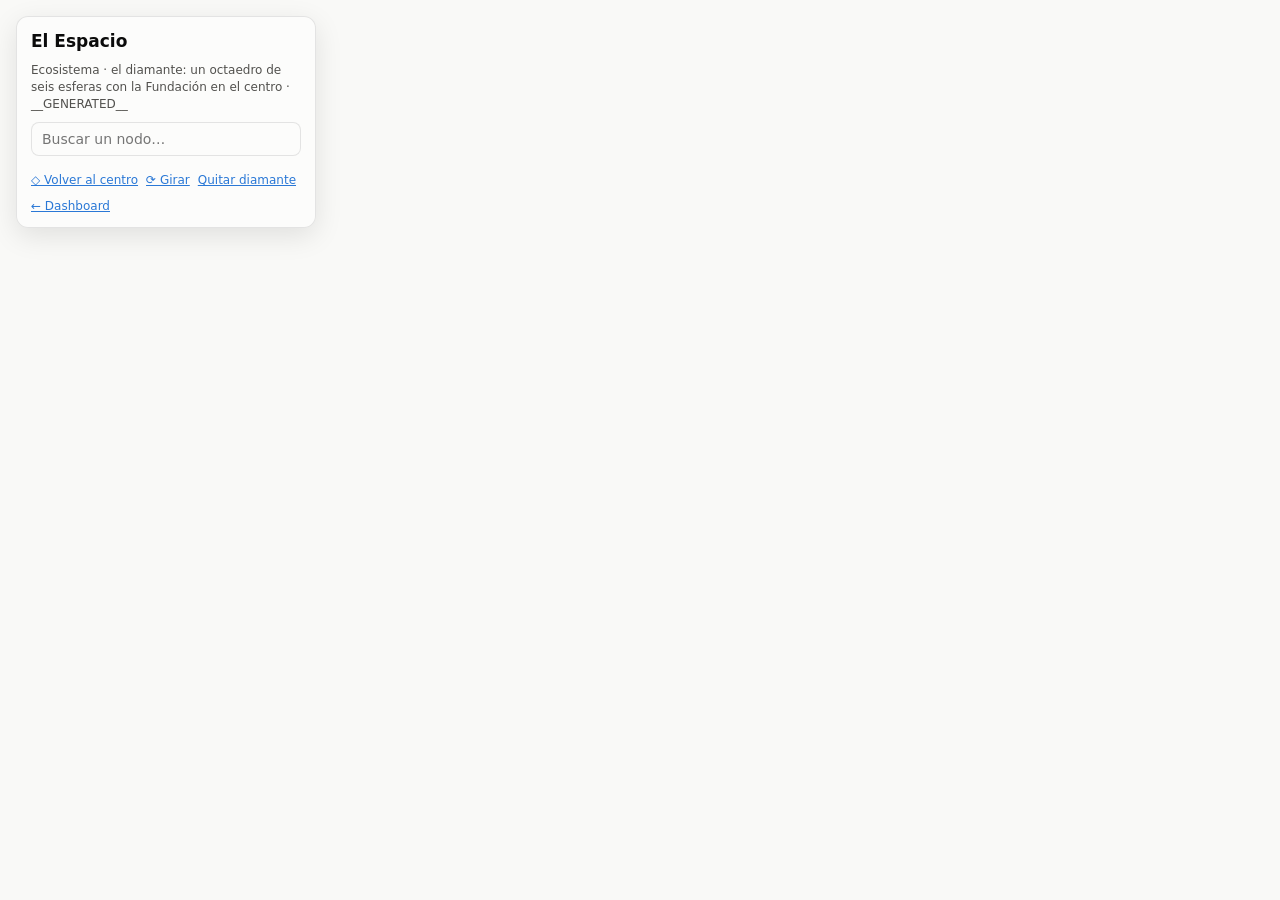
<file: espacio_template.html>
<!doctype html>
<html lang="es">
<head>
<meta charset="utf-8">
<meta name="viewport" content="width=device-width, initial-scale=1">
<title>El Espacio · Money Radar</title>
<meta name="description" content="Grafo 3D navegable del Ecosistema: el diamante, un octaedro de seis esferas (Política, Bancos, Arte, Ciencia, Tecnología, Sociedad) con la Fundación en el centro, nuestras caras, productos, financiadores y convocatorias. Generado __GENERATED__.">
<style>
:root {
  color-scheme: light;
  --page: #f9f9f7; --surface: #fcfcfb; --surface-2: #f3f2ee;
  --ink: #0b0b0b; --ink-2: #52514e; --muted: #898781; --grid: #e1e0d9; --axis: #c3c2b7;
  --border: rgba(11,11,11,0.10); --accent: #2a78d6; --critical: #d03b3b; --warning: #fab219; --good-ink: #006300;
  --line-cloudy: #2a78d6; --line-semf: #eb6834; --line-causality: #1baf7a; --line-branchout: #eda100; --line-delfina: #e87ba4; --line-cosmo: #a23fb3; --line-dako: #c4314b;
  --world-sphere: #4a3aa7; --world-funder: #008300; --edge: rgba(11,11,11,0.16);
}
@media (prefers-color-scheme: dark) {
  :root:not([data-theme="light"]) {
    color-scheme: dark;
    --page: #0d0d0d; --surface: #1a1a19; --surface-2: #242422; --ink: #ffffff; --ink-2: #c3c2b7; --muted: #898781;
    --grid: #2c2c2a; --axis: #383835; --border: rgba(255,255,255,0.10); --accent: #3987e5; --good-ink: #0ca30c;
    --line-cloudy: #3987e5; --line-semf: #d95926; --line-causality: #199e70; --line-branchout: #c98500; --line-delfina: #d55181; --line-cosmo: #c062d1; --line-dako: #e2566d;
    --world-sphere: #9085e9; --world-funder: #0ca30c; --edge: rgba(255,255,255,0.16);
  }
}
:root[data-theme="dark"] {
  color-scheme: dark;
  --page: #0d0d0d; --surface: #1a1a19; --surface-2: #242422; --ink: #ffffff; --ink-2: #c3c2b7; --muted: #898781;
  --grid: #2c2c2a; --axis: #383835; --border: rgba(255,255,255,0.10); --accent: #3987e5; --good-ink: #0ca30c;
  --line-cloudy: #3987e5; --line-semf: #d95926; --line-causality: #199e70; --line-branchout: #c98500; --line-delfina: #d55181; --line-cosmo: #c062d1; --line-dako: #e2566d;
  --world-sphere: #9085e9; --world-funder: #0ca30c; --edge: rgba(255,255,255,0.16);
}
* { box-sizing: border-box; }
html, body { margin: 0; height: 100%; overflow: hidden; background: var(--page); color: var(--ink);
  font: 14px/1.45 system-ui, -apple-system, "Segoe UI", sans-serif; }
#stage { position: fixed; inset: 0; display: block; touch-action: none; cursor: grab; }
#stage:active { cursor: grabbing; }
.panel { position: fixed; background: color-mix(in srgb, var(--surface) 92%, transparent); backdrop-filter: blur(8px);
  border: 1px solid var(--border); border-radius: 12px; box-shadow: 0 8px 28px rgba(0,0,0,.10); }
#head { top: 16px; left: 16px; width: 300px; padding: 12px 14px; display: flex; flex-direction: column; gap: 8px; }
#head h1 { margin: 0; font-size: 17px; }
#head .sub { margin: 0; font-size: 12px; color: var(--ink-2); }
#head input { width: 100%; padding: 6px 10px; border-radius: 8px; border: 1px solid var(--border); background: var(--surface); color: var(--ink); font: inherit; }
#legend { display: flex; flex-wrap: wrap; gap: 4px 10px; font-size: 12px; color: var(--ink-2); }
#legend span { display: inline-flex; align-items: center; gap: 5px; }
#legend i { width: 10px; height: 10px; border-radius: 50%; display: inline-block; }
#legend i.dia { border-radius: 2px; transform: rotate(45deg); width: 9px; height: 9px; }
#legend i.sq { border-radius: 2px; }
#legend i.hol { background: none !important; border: 1.5px dashed var(--ink-2); }
.links { display: flex; flex-wrap: wrap; gap: 8px; font-size: 12px; }
.links a, .links button { color: var(--accent); background: none; border: 0; padding: 0; font: inherit; cursor: pointer; text-decoration: underline; }
#card { top: 16px; right: 16px; width: 330px; max-height: calc(100vh - 360px); overflow-y: auto; padding: 14px; display: none; }
#card.open { display: block; }
#card .kind { font-size: 11px; text-transform: uppercase; letter-spacing: .06em; font-weight: 700; }
#card h2 { font-size: 17px; margin: 2px 0 6px; }
#card .detail { font-size: 13px; color: var(--ink-2); margin: 0 0 8px; }
#card h3 { font-size: 12px; color: var(--muted); text-transform: uppercase; letter-spacing: .05em; margin: 10px 0 4px; }
.rel { display: grid; grid-template-columns: 16px minmax(0,1fr) 40px; gap: 6px; align-items: center; width: 100%; text-align: left;
  font: inherit; font-size: 13px; padding: 4px 6px; border-radius: 7px; border: 0; background: none; color: var(--ink); cursor: pointer; }
.rel:hover, .rel:focus-visible { background: var(--surface-2); outline: none; }
.rel .w { font-variant-numeric: tabular-nums; color: var(--muted); font-size: 12px; text-align: right; }
.rel .lab { overflow: hidden; text-overflow: ellipsis; white-space: nowrap; }
.rel .lab small { color: var(--muted); }
.rel.planned .lab { font-style: italic; }
.pill { display: inline-block; font-size: 11px; font-weight: 600; border: 1px solid var(--border); border-radius: 999px; padding: 1px 8px; color: var(--ink-2); margin-right: 4px; }
.pill.no { border-style: dashed; }
#trail { left: 16px; bottom: 16px; max-width: calc(100vw - 480px); padding: 8px 12px; font-size: 12.5px; display: none; flex-wrap: wrap; gap: 4px; align-items: center; }
#trail.open { display: flex; }
#trail button { font: inherit; border: 0; background: none; color: var(--accent); cursor: pointer; padding: 0 2px; }
#banner { top: 16px; left: 50%; transform: translateX(-50%); padding: 6px 14px; font-size: 13px; font-weight: 600; color: var(--accent); display: none; }
#banner.open { display: block; }
#tip { position: fixed; pointer-events: none; padding: 6px 9px; font-size: 12.5px; display: none; max-width: 280px; z-index: 40; }
.embed #head, .embed #trail, .embed #banner { display: none !important; }
.embed #card { max-height: calc(100vh - 32px); }
@media (max-width: 760px) { #card { top: auto; bottom: 16px; left: 16px; right: 16px; width: auto; max-height: 40vh; } #head { width: calc(100vw - 32px); } }
</style>
<link rel="stylesheet" href="oracle_dock.css">
</head>
<body>
<canvas id="stage" aria-label="Grafo 3D del ecosistema. Arrastra para rotar, rueda para acercar, clic para enfocar un nodo."></canvas>
<section class="panel" id="head">
  <h1>El Espacio</h1>
  <p class="sub">Ecosistema · <span id="sub-world">el diamante: un octaedro de seis esferas con la Fundación en el centro</span> · __GENERATED__</p>
  <input id="find" type="search" placeholder="Buscar un nodo…" aria-label="Buscar un nodo" list="nodes-list">
  <datalist id="nodes-list"></datalist>
  <div id="legend"></div>
  <div class="links"><button type="button" id="to-core">◇ Volver al centro</button><button type="button" id="spin">⟳ Girar</button><button type="button" id="world" aria-pressed="true">Quitar diamante</button><a href="dashboard.html">← Dashboard</a></div>
</section>
<section class="panel" id="card" aria-live="polite"></section>
<nav class="panel" id="trail" aria-label="Ruta recorrida"></nav>
<div class="panel" id="banner"></div>
<div class="panel" id="tip"></div>

<script src="oracle_dock.js"></script>
<script id="data" type="application/json">/*__DATA__*/null</script>
<script>
(function () {
  "use strict";
  const DATA = JSON.parse(document.getElementById("data").textContent);
  const EMBED = new URLSearchParams(location.search).has("embed");
  // Two copies of the graph: with the world (diamond + funders) or without it (?world=0), as it was before.
  let WORLD = new URLSearchParams(location.search).get("world") !== "0";
  if (EMBED) document.body.classList.add("embed");
  const FACE_NODE = { cloudy: "f_cloudy", semf: "f_semf", causality: "f_cg", branchout: "f_bo", delfina: "e_fund", cosmo: "f_cosmo", dako: "f_dako" };
  let CORE = ["e_fund"];  // the centre plus the vertices of the world figure (set in load())
  const KIND_ES = { entity: "figura legal", face: "cara", product: "producto", partner: "socio", factor: "factor de contexto",
    milestone: "hito", call: "convocatoria", sphere: "esfera del mundo", funder: "financiador" };
  let CS = getComputedStyle(document.documentElement);
  const css = (v) => CS.getPropertyValue(v).trim();  // CS is refreshed once per frame (theme changes)
  const $ = (id) => document.getElementById(id);
  function el(tag, attrs, ...kids) {
    const n = document.createElement(tag);
    for (const [k, v] of Object.entries(attrs || {})) {
      if (v == null || v === false) continue;
      if (k === "class") n.className = v; else if (k.startsWith("on")) n.addEventListener(k.slice(2), v); else n.setAttribute(k, v);
    }
    for (const kid of kids.flat()) if (kid != null && kid !== false) n.append(kid);
    return n;
  }

  // ------------------------------------------------------------------ graph model
  let G, byId, out, inn;
  function load() {
    G = WORLD || !DATA.plan.ecosystem_base ? DATA.plan.ecosystem : DATA.plan.ecosystem_base;
    $("sub-world").textContent = WORLD ? "el diamante: un octaedro (Política · Bancos · Arte · Ciencia · Tecnología · Sociedad) con la Fundación en el centro" : "sin el diamante ni los financiadores";
    const wb = $("world"); if (wb) { wb.textContent = WORLD ? "Quitar diamante" : "◇ Mostrar diamante"; wb.setAttribute("aria-pressed", String(WORLD)); }
    byId = {}; out = {}; inn = {};
    G.nodes.forEach((n) => { byId[n.id] = n; out[n.id] = []; inn[n.id] = []; });
    G.edges.forEach((e) => { if (byId[e.from] && byId[e.to]) { out[e.from].push(e); inn[e.to].push(e); } });
    const fig = G.figure;
    CORE = fig ? [fig.centre || "e_fund", ...Object.keys(fig.vertices)] : ["e_fund"];
    layout();
    $("nodes-list").replaceChildren(...G.nodes.map((n) => el("option", { value: n.label })));
  }
  const existsNode = (n) => !(n.status === "planned" || n.status === "proposed");
  function colorOf(n) {
    if (n.kind === "sphere") return css("--world-sphere");
    if (n.kind === "funder") return css("--world-funder");
    if (n.kind === "milestone" || !n.face) return css("--muted");
    return css("--line-" + n.face);
  }
  function radiusOf(n) {
    return { sphere: 15, entity: n.id === "e_fund" ? 15 : 9, face: 10, funder: 7, product: 6.5, partner: 7, factor: 7, milestone: 4.5, call: 6 }[n.kind] || 6;
  }

  // ------------------------------------------------------------------ deterministic 3D layout
  function rng(seed) { return () => { seed |= 0; seed = seed + 0x6D2B79F5 | 0; let t = Math.imul(seed ^ seed >>> 15, 1 | seed); t = t + Math.imul(t ^ t >>> 7, 61 | t) ^ t; return ((t ^ t >>> 14) >>> 0) / 4294967296; }; }
  let VIEW_DIST = 700;  // camera distance that frames the whole graph (bigger with the octahedron around it)
  function layout() {
    // Our graph is laid out exactly as without the world: same seed, nodes, edges and forces, the Fundación at the
    // centre. With the world, the octahedron (planner.figure) is then built AROUND it: regular (its 12 edges equal),
    // centred on the Fundación and just big enough for its inscribed sphere to wrap the graph. Funders sit between
    // the graph and their strongest sphere. World nodes never push or pull our nodes.
    const rand = rng(7), fig = G.figure, isWorld = (n) => n.kind === "sphere" || n.kind === "funder";
    const N = G.nodes.filter((n) => !isWorld(n)), inBase = new Set(N.map((n) => n.id));
    const E = G.edges.filter((e) => inBase.has(e.from) && inBase.has(e.to));
    const shell = { entity: 150, face: 175, product: 220, partner: 200, factor: 190, milestone: 280, call: 330 };
    G.nodes.forEach((n) => { n.fixed = false; });
    N.forEach((n) => {
      if (n.id === "e_fund") { n.x = n.y = n.z = 0; n.fixed = true; return; }
      const u = rand() * 2 - 1, th = rand() * Math.PI * 2, r = (shell[n.kind] || 180) * (0.85 + rand() * 0.3), s = Math.sqrt(1 - u * u);
      n.x = r * s * Math.cos(th); n.y = r * u; n.z = r * s * Math.sin(th);
    });
    for (let it = 0; it < 260; it++) {
      const cool = 1 - it / 260;
      N.forEach((n) => { n.vx = 0; n.vy = 0; n.vz = 0; });
      for (let i = 0; i < N.length; i++) for (let j = i + 1; j < N.length; j++) {
        const a = N[i], b = N[j];
        let dx = a.x - b.x, dy = a.y - b.y, dz = a.z - b.z, d2 = dx * dx + dy * dy + dz * dz + 0.01;
        if (d2 > 160000) continue;
        const f = 2600 / d2, d = Math.sqrt(d2);
        dx /= d; dy /= d; dz /= d;
        a.vx += dx * f; a.vy += dy * f; a.vz += dz * f; b.vx -= dx * f; b.vy -= dy * f; b.vz -= dz * f;
      }
      E.forEach((e) => {
        const a = byId[e.from], b = byId[e.to];
        const rest = (a.kind === "call" || b.kind === "call") ? 95 : 70;
        let dx = b.x - a.x, dy = b.y - a.y, dz = b.z - a.z; const d = Math.sqrt(dx * dx + dy * dy + dz * dz) + 0.01;
        const f = (d - rest) * 0.012 * (0.4 + (e.weight ?? 0.5));
        dx /= d; dy /= d; dz /= d;
        a.vx += dx * f; a.vy += dy * f; a.vz += dz * f; b.vx -= dx * f; b.vy -= dy * f; b.vz -= dz * f;
      });
      N.forEach((n) => {
        if (n.fixed) return;
        const sh = shell[n.kind] || 180, d = Math.sqrt(n.x * n.x + n.y * n.y + n.z * n.z) + 0.01, pull = (d - sh) * 0.02;
        n.vx -= n.x / d * pull; n.vy -= n.y / d * pull; n.vz -= n.z / d * pull;
        const cap = 12 * cool + 1;
        n.x += Math.max(-cap, Math.min(cap, n.vx)); n.y += Math.max(-cap, Math.min(cap, n.vy)); n.z += Math.max(-cap, Math.min(cap, n.vz));
      });
    }
    let m = 0; N.forEach((n) => { m = Math.max(m, Math.sqrt(n.x * n.x + n.y * n.y + n.z * n.z) + radiusOf(n)); });
    VIEW_DIST = Math.max(700, m * 2);
    if (!fig) return;
    const V = {};
    Object.entries(fig.vertices).forEach(([id, v]) => { V[id] = [v[0], -v[1], v[2]]; });  // screen y points down
    // The smallest regular octahedron that holds every node (+8%): p is inside when |p·a1| + |p·a2| + |p·a3| <= R.
    const axes = (fig.top || []).map((id) => V[id]).filter(Boolean);
    let L = 0;
    N.forEach((n) => { L = Math.max(L, axes.reduce((s, a) => s + Math.abs(n.x * a[0] + n.y * a[1] + n.z * a[2]), 0) + radiusOf(n) * 1.7); });
    const R = 1.08 * (axes.length === 3 ? L : Math.sqrt(3) * m);
    VIEW_DIST = R * 2.1;
    Object.entries(V).forEach(([id, v]) => { const n = byId[id]; if (n) { n.x = v[0] * R; n.y = v[1] * R; n.z = v[2] * R; n.fixed = true; } });
    const groups = {};
    G.nodes.filter((n) => n.kind === "funder").forEach((n) => {
      const s = inn[n.id].filter((e) => V[e.from]).sort((a, b) => (b.weight ?? 0) - (a.weight ?? 0))[0];
      if (s) (groups[s.from] = groups[s.from] || []).push(n);
    });
    const cross = (a, b) => [a[1] * b[2] - a[2] * b[1], a[2] * b[0] - a[0] * b[2], a[0] * b[1] - a[1] * b[0]];
    const unit = (a) => { const l = Math.hypot(...a) || 1; return a.map((x) => x / l); };
    Object.entries(groups).forEach(([sid, fs]) => {  // a small ring around the axis, at 72% of the way to the vertex
      const c = V[sid], u = unit(cross(c, Math.abs(c[1]) < 0.9 ? [0, 1, 0] : [1, 0, 0])), w = cross(c, u);
      const ring = fs.length > 1 ? 0.12 * R : 0;
      fs.forEach((n, i) => {
        const a = (2 * Math.PI * i) / fs.length, ca = Math.cos(a) * ring, sa = Math.sin(a) * ring;
        n.x = c[0] * 0.72 * R + u[0] * ca + w[0] * sa; n.y = c[1] * 0.72 * R + u[1] * ca + w[1] * sa; n.z = c[2] * 0.72 * R + u[2] * ca + w[2] * sa;
        n.fixed = true;
      });
    });
  }

  // ------------------------------------------------------------------ camera and rendering
  const canvas = $("stage"), ctx = canvas.getContext("2d");
  let W, H, DPR;
  function resize() { DPR = Math.min(devicePixelRatio || 1, 2); W = innerWidth; H = innerHeight; canvas.width = W * DPR; canvas.height = H * DPR; canvas.style.width = W + "px"; canvas.style.height = H + "px"; ctx.setTransform(DPR, 0, 0, DPR, 0, 0); }
  addEventListener("resize", resize); resize();
  const cam = { yaw: 0.5, pitch: -0.25, dist: VIEW_DIST * 1.3, tx: 0, ty: 0, tz: 0, goal: { x: 0, y: 0, z: 0, dist: VIEW_DIST }, spin: !EMBED };
  const focal = 700;
  let focusId = null, hoverId = null, path = [], pathT = 0, trail = [];
  function project(n) {
    const x = n.x - cam.tx, y = n.y - cam.ty, z = n.z - cam.tz;
    const cy = Math.cos(cam.yaw), sy = Math.sin(cam.yaw), cp = Math.cos(cam.pitch), sp = Math.sin(cam.pitch);
    const x1 = x * cy - z * sy, z1 = x * sy + z * cy, y1 = y * cp - z1 * sp, z2 = y * sp + z1 * cp;
    const zc = Math.max(8, z2 + cam.dist), s = focal / zc;
    return { sx: W / 2 + x1 * s, sy: H / 2 + y1 * s, s, z: zc };
  }
  const neighborsOf = (id) => new Set([...(out[id] || []).map((e) => e.to), ...(inn[id] || []).map((e) => e.from)]);
  function shape(n, p, r, fill, stroke, hollow, dashed) {
    ctx.beginPath();
    if (n.kind === "sphere") { ctx.moveTo(p.sx, p.sy - r * 1.25); ctx.lineTo(p.sx + r, p.sy); ctx.lineTo(p.sx, p.sy + r * 1.25); ctx.lineTo(p.sx - r, p.sy); ctx.closePath(); }
    else if (n.kind === "funder") { ctx.rect(p.sx - r, p.sy - r, 2 * r, 2 * r); }
    else ctx.arc(p.sx, p.sy, r, 0, Math.PI * 2);
    if (hollow) { ctx.fillStyle = css("--surface"); ctx.fill(); ctx.setLineDash(dashed); ctx.strokeStyle = stroke; ctx.lineWidth = 1.8; ctx.stroke(); ctx.setLineDash([]); }
    else { ctx.fillStyle = fill; ctx.fill(); if (n.kind === "factor") { ctx.strokeStyle = css("--surface"); ctx.lineWidth = 1.5; ctx.stroke(); } }
  }
  function shortLabel(s, max) {  // cut at a word, so a neighbour's label stays short
    if (s.length <= max) return s;
    const cut = s.slice(0, max), sp = cut.lastIndexOf(" ");
    return (sp > max * 0.5 ? cut.slice(0, sp) : cut).replace(/[\s,·—–:-]+$/, "") + "…";
  }
  function render(t) {
    CS = getComputedStyle(document.documentElement);
    cam.tx += (cam.goal.x - cam.tx) * 0.08; cam.ty += (cam.goal.y - cam.ty) * 0.08; cam.tz += (cam.goal.z - cam.tz) * 0.08;
    cam.dist += (cam.goal.dist - cam.dist) * 0.08;
    if (cam.spin && !drag) cam.yaw += 0.0012;
    ctx.clearRect(0, 0, W, H);
    const P = {}; G.nodes.forEach((n) => { P[n.id] = project(n); });
    const nb = focusId ? neighborsOf(focusId) : null;
    const onPath = new Set(); for (let i = 0; i + 1 < path.length; i++) onPath.add(path[i] + ">" + path[i + 1]);
    const ink = css("--ink"), accent = css("--accent"), edge = css("--edge");
    // edges
    G.edges.forEach((e) => {
      const a = P[e.from], b = P[e.to]; if (!a || !b) return;
      const isPath = onPath.has(e.from + ">" + e.to) || onPath.has(e.to + ">" + e.from);
      const isFocus = focusId && (e.from === focusId || e.to === focusId);
      const dim = (focusId || path.length) && !isPath && !isFocus;
      const s = Math.min(1.6, (a.s + b.s) / 2);
      ctx.globalAlpha = dim ? 0.18 : 1;
      ctx.strokeStyle = isPath ? accent : isFocus ? colorOf(byId[e.from === focusId ? e.to : e.from]) : edge;
      ctx.lineWidth = (0.5 + 2.4 * (e.weight ?? 0.5)) * s * (isPath ? 1.6 : 1);
      ctx.setLineDash(e.status === "planned" ? [5 * s, 4 * s] : []);
      ctx.beginPath(); ctx.moveTo(a.sx, a.sy); ctx.lineTo(b.sx, b.sy); ctx.stroke();
      ctx.setLineDash([]);
      if (isFocus || isPath) {  // direction arrow (cause -> effect)
        const mx = a.sx + (b.sx - a.sx) * 0.62, my = a.sy + (b.sy - a.sy) * 0.62, ang = Math.atan2(b.sy - a.sy, b.sx - a.sx), L = 7 * s;
        ctx.fillStyle = ctx.strokeStyle; ctx.beginPath(); ctx.moveTo(mx + Math.cos(ang) * L, my + Math.sin(ang) * L);
        ctx.lineTo(mx + Math.cos(ang + 2.5) * L, my + Math.sin(ang + 2.5) * L); ctx.lineTo(mx + Math.cos(ang - 2.5) * L, my + Math.sin(ang - 2.5) * L); ctx.fill();
      }
    });
    // the world figure: faces barely tinted, the 12 edges of the octahedron (geometry, not causes) always visible
    const sph = css("--world-sphere"), fig = G.figure;
    if (fig) {
      const V = Object.keys(fig.vertices), framed = new Set(fig.frame.map(([a, b]) => a + "|" + b));
      const adj = (a, b) => framed.has(a + "|" + b) || framed.has(b + "|" + a);
      ctx.fillStyle = sph; ctx.globalAlpha = 0.06;
      for (let i = 0; i < V.length; i++) for (let j = i + 1; j < V.length; j++) for (let k = j + 1; k < V.length; k++) {
        if (!adj(V[i], V[j]) || !adj(V[j], V[k]) || !adj(V[i], V[k])) continue;
        const a = P[V[i]], b = P[V[j]], c = P[V[k]]; if (!a || !b || !c) continue;
        ctx.beginPath(); ctx.moveTo(a.sx, a.sy); ctx.lineTo(b.sx, b.sy); ctx.lineTo(c.sx, c.sy); ctx.closePath(); ctx.fill();
      }
      ctx.globalAlpha = 0.8; ctx.strokeStyle = sph; ctx.lineWidth = 2.2;
      fig.frame.forEach(([x, y]) => { const a = P[x], b = P[y]; if (!a || !b) return; ctx.beginPath(); ctx.moveTo(a.sx, a.sy); ctx.lineTo(b.sx, b.sy); ctx.stroke(); });
      // the three orthogonal axes: each pair of spheres at the two ends of one axis, through the centre
      ctx.globalAlpha = 0.55; ctx.lineWidth = 1.4; ctx.setLineDash([8, 6]);
      (fig.axes || []).forEach(([x, y]) => { const a = P[x], b = P[y]; if (!a || !b) return; ctx.beginPath(); ctx.moveTo(a.sx, a.sy); ctx.lineTo(b.sx, b.sy); ctx.stroke(); });
      ctx.setLineDash([]);
    }
    // causal relations inside the core (sphere -> sphere, sphere -> Fundación): highlighted over the other edges
    const coreSet = new Set(CORE);
    G.edges.forEach((e) => {
      if (!coreSet.has(e.from) || !coreSet.has(e.to)) return;
      const a = P[e.from], b = P[e.to];
      ctx.globalAlpha = 0.85; ctx.strokeStyle = sph; ctx.lineWidth = 2.6 * Math.min(1.6, (a.s + b.s) / 2);
      ctx.setLineDash(e.status === "planned" ? [7, 5] : []);
      ctx.beginPath(); ctx.moveTo(a.sx, a.sy); ctx.lineTo(b.sx, b.sy); ctx.stroke(); ctx.setLineDash([]);
    });
    // travelling pulse along the path
    if (path.length > 1) {
      pathT = (pathT + 0.012) % (path.length - 1);
      const i = Math.floor(pathT), f = pathT - i, a = P[path[i]], b = P[path[i + 1]];
      if (a && b) { ctx.globalAlpha = 1; ctx.fillStyle = accent; ctx.beginPath(); ctx.arc(a.sx + (b.sx - a.sx) * f, a.sy + (b.sy - a.sy) * f, 5, 0, Math.PI * 2); ctx.fill(); }
    }
    // nodes, far to near
    const order = G.nodes.slice().sort((a, b) => P[b.id].z - P[a.id].z);
    const pathSet = new Set(path);
    const labels = [];
    order.forEach((n) => {
      const p = P[n.id], r = radiusOf(n) * Math.min(2.2, p.s / 1.2);
      const lit = n.id === focusId || (nb && nb.has(n.id)) || pathSet.has(n.id) || CORE.includes(n.id) || n.id === hoverId;
      ctx.globalAlpha = (focusId || path.length) && !lit ? 0.22 : Math.max(0.55, Math.min(1, p.s));
      const c = colorOf(n);
      const hollow = !existsNode(n) || n.pending;
      shape(n, p, r, c, c, hollow, n.pending ? [1.5, 3] : [4, 3]);
      if (n.id === focusId) { ctx.globalAlpha = 1; ctx.strokeStyle = ink; ctx.lineWidth = 2; ctx.beginPath(); ctx.arc(p.sx, p.sy, r + 6, 0, Math.PI * 2); ctx.stroke(); }
      if (lit && (CORE.includes(n.id) || n.id === focusId || n.id === hoverId || pathSet.has(n.id) || (nb && nb.has(n.id)))) {
        const main = CORE.includes(n.id) || n.id === focusId || n.id === hoverId;
        const txt = (n.kind === "call" ? `[${n.grade}] ` : "") + (main ? n.label : shortLabel(n.label, 24));
        labels.push([txt, p.sx + r + 5, p.sy + 4, CORE.includes(n.id), n.id === focusId || n.id === hoverId, main, p.s]);
      }
    });
    // labels last, over every node (halo keeps them legible on top of edges)
    const page = css("--page");
    // Focus, pointer and the diamond first, then the nearest; a label that would overlap one already drawn is
    // skipped, so a hub with many neighbours stays readable.
    labels.sort((a, b) => (b[5] - a[5]) || (b[6] - a[6]));
    const placed = [];
    labels.forEach(([txt, x, y, isCore, isFocus, main]) => {
      ctx.globalAlpha = 1;
      ctx.font = `${isCore || isFocus ? 700 : 500} ${isCore ? 14 : 12}px system-ui, -apple-system, sans-serif`;
      const tw = ctx.measureText(txt).width, box = [x - 2, y - 13, x + tw + 2, y + 4];
      if (!main && placed.some((b) => box[0] < b[2] && box[2] > b[0] && box[1] < b[3] && box[3] > b[1])) return;
      placed.push(box);
      ctx.lineWidth = 4; ctx.strokeStyle = page; ctx.strokeText(txt, x, y);
      ctx.fillStyle = ink; ctx.fillText(txt, x, y);
    });
    ctx.globalAlpha = 1;
    LAST = P;
    requestAnimationFrame(render);
  }
  let LAST = {};

  // ------------------------------------------------------------------ interaction
  let drag = false, lx = 0, ly = 0, moved = false;
  canvas.addEventListener("pointerdown", (e) => { drag = true; moved = false; lx = e.clientX; ly = e.clientY; cam.spin = false; canvas.setPointerCapture(e.pointerId); });
  canvas.addEventListener("pointermove", (e) => {
    if (!drag) { hover(e); return; }
    const dx = e.clientX - lx, dy = e.clientY - ly; if (Math.abs(dx) + Math.abs(dy) > 2) moved = true;
    cam.yaw += dx * 0.006; cam.pitch = Math.max(-1.4, Math.min(1.4, cam.pitch + dy * 0.006)); lx = e.clientX; ly = e.clientY;
  });
  addEventListener("pointerup", (e) => { if (drag && !moved) { const id = pick(e.clientX, e.clientY); if (id) focus(id); } drag = false; });
  canvas.addEventListener("wheel", (e) => { e.preventDefault(); cam.goal.dist = Math.max(80, Math.min(4000, cam.goal.dist * Math.pow(1.0012, e.deltaY))); }, { passive: false });
  function pick(x, y) {
    let best = null, bd = 18 * 18;
    for (const id in LAST) { const p = LAST[id], dx = p.sx - x, dy = p.sy - y, d = dx * dx + dy * dy; if (d < bd) { bd = d; best = id; } }
    return best;
  }
  function hover(e) {
    const id = pick(e.clientX, e.clientY); hoverId = id;
    const tip = $("tip");
    if (!id) { tip.style.display = "none"; canvas.style.cursor = "grab"; return; }
    const n = byId[id]; canvas.style.cursor = "pointer";
    tip.replaceChildren(el("b", {}, n.label), el("div", { style: "color:var(--ink-2)" }, KIND_ES[n.kind] + " · " + statusText(n)));
    tip.style.display = "block"; tip.style.left = Math.min(e.clientX + 14, W - 290) + "px"; tip.style.top = (e.clientY + 14) + "px";
  }
  function statusText(n) {
    if (n.kind === "call") return `grado ${n.grade}` + (n.status === "planned" ? " · próxima edición" : "");
    if (n.kind === "milestone") return n.status === "exists" ? "hecho" : "pendiente";
    if (n.pending) return "socio · relación por crear";
    return { exists: "existe", planned: "por crear", proposed: "propuesta", external: "mundo exterior", factor: "factor" }[n.status] || n.status;
  }

  // ------------------------------------------------------------------ navigation API (also used by the oracle)
  function flyTo(n, dist) { cam.goal = { x: n.x, y: n.y, z: n.z, dist: dist || 260 }; cam.spin = false; }
  function focus(id, opts = {}) {
    const n = byId[id]; if (!n) return false;
    focusId = id; if (!opts.keepPath) path = [];
    flyTo(n);
    if (trail[trail.length - 1] !== id) { trail.push(id); trail = trail.slice(-10); }
    renderCard(); renderTrail();
    return true;
  }
  function core() { focusId = null; path = []; cam.goal = { x: 0, y: 0, z: 0, dist: VIEW_DIST }; $("card").classList.remove("open"); renderTrail(); }
  function showPath(ids) {
    ids = ids.filter((i) => byId[i]); if (!ids.length) return;
    path = ids; pathT = 0; focusId = ids[ids.length - 1];
    const cx = ids.reduce((s, i) => s + byId[i].x, 0) / ids.length, cy = ids.reduce((s, i) => s + byId[i].y, 0) / ids.length, cz = ids.reduce((s, i) => s + byId[i].z, 0) / ids.length;
    const spread = Math.max(...ids.map((i) => Math.hypot(byId[i].x - cx, byId[i].y - cy, byId[i].z - cz)));
    cam.goal = { x: cx, y: cy, z: cz, dist: Math.max(260, spread * 3.2) }; cam.spin = false;
    ids.forEach((i) => { if (trail[trail.length - 1] !== i) trail.push(i); }); trail = trail.slice(-10);
    renderCard(); renderTrail();
  }
  function renderCard() {
    const card = $("card"), n = byId[focusId];
    if (!n) { card.classList.remove("open"); return; }
    const rel = (e, dir) => {
      const other = byId[dir === "out" ? e.to : e.from];
      return el("button", { type: "button", class: "rel" + (e.status === "planned" ? " planned" : ""), onclick: () => focus(other.id),
        title: `${dir === "out" ? "→" : "←"} ${other.label} · ${e.label} · peso ${(e.weight ?? 0.5).toFixed(2)}${e.status === "planned" ? " (por crear)" : ""}` },
        el("span", { "aria-hidden": "true" }, dir === "out" ? "→" : "←"),
        el("span", { class: "lab" }, other.label, " ", el("small", {}, "· " + e.label)),
        el("span", { class: "w" }, (e.weight ?? 0.5).toFixed(2)));
    };
    const ins = inn[n.id].slice().sort((a, b) => (b.weight ?? .5) - (a.weight ?? .5));
    const outs = out[n.id].slice().sort((a, b) => (b.weight ?? .5) - (a.weight ?? .5));
    card.replaceChildren(
      el("div", { class: "kind", style: `color:${colorOf(n)}` }, KIND_ES[n.kind] || n.kind),
      el("h2", {}, (n.kind === "call" ? `[${n.grade}] ` : "") + n.label),
      el("div", {}, el("span", { class: "pill" + (existsNode(n) && !n.pending ? "" : " no") }, statusText(n)),
        n.kind === "call" ? el("a", { class: "pill", href: "dashboard.html#call:" + encodeURIComponent(n.id.slice(2)), target: EMBED ? "_top" : "dashboard" }, "Ficha en el dashboard ↗") : null),
      n.detail ? el("p", { class: "detail" }, n.detail) : null,
      ins.length ? el("h3", {}, `Causas (${ins.length})`) : null, ...ins.map((e) => rel(e, "in")),
      outs.length ? el("h3", {}, `Efectos (${outs.length})`) : null, ...outs.map((e) => rel(e, "out")));
    card.classList.add("open");
  }
  function renderTrail() {
    const t = $("trail");
    t.classList.toggle("open", trail.length > 0);
    t.replaceChildren(el("span", { style: "color:var(--muted)" }, "Ruta:"), ...trail.flatMap((id, i) => [i ? el("span", { "aria-hidden": "true", style: "color:var(--muted)" }, "›") : null,
      el("button", { type: "button", onclick: () => focus(id) }, byId[id] ? byId[id].label : id)]).filter(Boolean));
  }
  function banner(text) { const b = $("banner"); b.textContent = text || ""; b.classList.toggle("open", !!text); }

  // ------------------------------------------------------------------ chrome
  function legend() {
    const L = [["--line-cloudy", "Cloudy"], ["--line-semf", "SEMF"], ["--line-causality", "Causality"], ["--line-branchout", "BranchOut"], ["--line-delfina", "Fundación"], ["--line-cosmo", "CosmoVentures"], ["--line-dako", "El Gran DaKo"]];
    $("legend").replaceChildren(...L.map(([v, t]) => el("span", {}, el("i", { style: `background:var(${v})` }), t)),
      ...(WORLD ? [el("span", {}, el("i", { class: "dia", style: "background:var(--world-sphere)" }), "esfera"),
        el("span", {}, el("i", { class: "sq", style: "background:var(--world-funder)" }), "financiador")] : []),
      el("span", {}, el("i", { style: "background:var(--muted)" }), "hito"),
      el("span", {}, el("i", { class: "hol" }), "aún no existe"));
  }
  $("find").addEventListener("change", (e) => { const q = e.target.value.toLowerCase(); const n = G.nodes.find((x) => x.label.toLowerCase() === q) || G.nodes.find((x) => x.label.toLowerCase().includes(q)); if (n) focus(n.id); e.target.value = ""; });
  $("to-core").addEventListener("click", core);
  $("spin").addEventListener("click", () => { cam.spin = !cam.spin; });
  function setWorld(on) {
    WORLD = !!on;
    const u = new URL(location.href); if (WORLD) u.searchParams.delete("world"); else u.searchParams.set("world", "0");
    history.replaceState(null, "", u);
    const keep = focusId; load(); legend(); if (keep && byId[keep]) focus(keep); else core();
  }
  $("world").addEventListener("click", () => setWorld(!WORLD));
  addEventListener("keydown", (e) => { if (e.key === "Escape") core(); });

  load(); legend(); cam.goal.dist = VIEW_DIST; cam.dist = VIEW_DIST * 1.3; requestAnimationFrame(render);
  if (location.hash.length > 1) {
    const [kind, id] = decodeURIComponent(location.hash.slice(1)).split(":");
    const nid = kind === "call" ? "c_" + id : kind === "milestone" ? "m_" + id : kind === "face" ? (FACE_NODE[id] || id) : id;
    if (kind === "core") core(); else setTimeout(() => focus(nid), 300);
  }

  // ------------------------------------------------------------------ oracle host adapter
  function directView(v) {
    if (!v) return;
    if (v.camera === "in") { cam.goal.dist = Math.max(80, cam.goal.dist * 0.6); return; }
    if (v.camera === "out") { cam.goal.dist = Math.min(4000, cam.goal.dist * 1.6); return; }
    if (v.camera === "spin") { cam.spin = true; return; }
    if (v.camera === "stop") { cam.spin = false; return; }
    if ((v.world === true || v.world === false) && v.world !== WORLD) setWorld(v.world);
    const want = (v.path || []).concat(v.focus && v.focus.kind === "node" ? [v.focus.id] : []);
    if (!WORLD && want.some((i) => !byId[i] && DATA.plan.ecosystem.nodes.some((n) => n.id === i))) setWorld(true);  // a sphere or funder: show the world
    if (v.path && v.path.length) return showPath(v.path);
    const f = v.focus;
    if (!f) return v.tab && v.tab !== "graph" ? banner("Eso se ve mejor en el dashboard") : core();
    if (f.kind === "core") return core();
    if (f.kind === "phase") { const ph = (DATA.plan.oracle.phases || []).find((p) => p.id === f.id); banner(ph ? "Ceremonia · " + ph.name : ""); if (!focusId) core(); return; }
    if (f.kind === "now" || f.kind === "gantt") { banner(f.kind === "now" ? "Qué hacer ahora" : "Calendario"); return core(); }
    const id = f.kind === "call" ? "c_" + f.id : f.kind === "milestone" ? "m_" + f.id : f.kind === "face" ? (FACE_NODE[f.id] || f.id) : f.id;
    focus(id);
  }
  async function refresh() {
    const fresh = await (await fetch("/api/state")).json();
    Object.keys(DATA).forEach((k) => delete DATA[k]); Object.assign(DATA, fresh);
    const keep = focusId; load(); if (keep && byId[keep]) focus(keep); else renderCard();
  }
  if (!EMBED && window.OracleDock) OracleDock.init({
    page: "espacio",
    plan: () => DATA.plan,
    view: () => ({ tab: "espacio", focus: focusId ? { kind: "node", id: focusId } : null, path, graph: { mode: "3d", world: WORLD } }),
    directView, refresh,
    onPhase: (id) => { const ph = id && (DATA.plan.oracle.phases || []).find((p) => p.id === id); banner(ph ? "Ceremonia · " + ph.name : ""); },
  });
  // Theme sync when embedded in the dashboard (the parent sets data-theme on this document).
  window.addEventListener("message", (e) => { if (e.origin === location.origin && e.data && e.data.theme) document.documentElement.dataset.theme = e.data.theme; });
})();
</script>
</body>
</html>
</file>
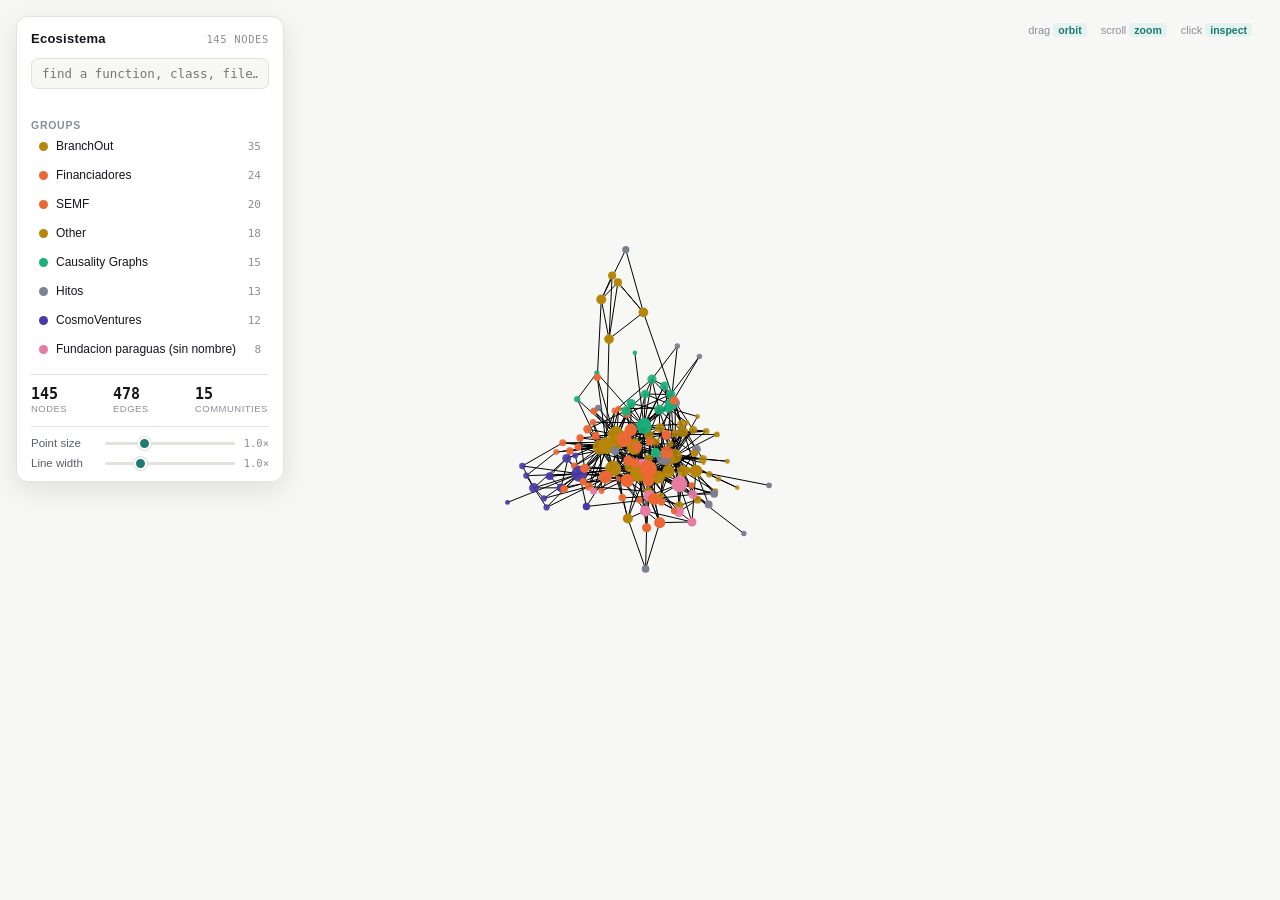
<file: graphify-out/graph3d.html>
<!doctype html>
<meta charset="utf-8">
<title>Ecosistema</title>
<style>
  :root {
    color-scheme: light;
    --bg:            #f7f7f5;
    --panel:         #ffffff;
    --panel-border:  #e2e1db;
    --text-primary:  #14161c;
    --text-secondary:#5b5e6b;
    --text-muted:    #8b8e99;
    --accent:        #1f7a72;
    --accent-soft:   #e4f2f0;
    --edge-hi:       #1f7a72;
    --ring:          #14161c;
    --scrollbar:     #d8d7d0;
    --shadow:        0 8px 28px rgba(20,22,28,0.10);
    --c1: #2a78d6; --c2: #eb6834; --c3: #1baf7a; --c4: #b5860a;
    --c5: #e87ba4; --c6: #4a3aa7; --c7: #c23f3e; --c8: #7c8091;
  }
  @media (prefers-color-scheme: dark) {
    :root:not([data-theme="light"]) {
      color-scheme: dark;
      --bg: #0f1115; --panel: #171a20; --panel-border: #2a2e37;
      --text-primary: #f1f2f4; --text-secondary: #a6aab5; --text-muted: #6d717d;
      --accent: #4fd1c1; --accent-soft: #163430; --edge-hi: #4fd1c1;
      --ring: #f1f2f4; --scrollbar: #2a2e37; --shadow: 0 8px 28px rgba(0,0,0,0.45);
      --c1: #3987e5; --c2: #f07d47; --c3: #22c98d; --c4: #d9a520;
      --c5: #f193b6; --c6: #8f7fe0; --c7: #e5716f; --c8: #9499a8;
    }
  }
  :root[data-theme="dark"] {
    color-scheme: dark;
    --bg: #0f1115; --panel: #171a20; --panel-border: #2a2e37;
    --text-primary: #f1f2f4; --text-secondary: #a6aab5; --text-muted: #6d717d;
    --accent: #4fd1c1; --accent-soft: #163430; --edge-hi: #4fd1c1;
    --ring: #f1f2f4; --scrollbar: #2a2e37; --shadow: 0 8px 28px rgba(0,0,0,0.45);
    --c1: #3987e5; --c2: #f07d47; --c3: #22c98d; --c4: #d9a520;
    --c5: #f193b6; --c6: #8f7fe0; --c7: #e5716f; --c8: #9499a8;
  }

  * { box-sizing: border-box; }
  html, body {
    margin: 0; padding: 0; width: 100%; height: 100%; overflow: hidden;
    background: var(--bg); color: var(--text-primary);
    font-family: ui-sans-serif, -apple-system, "Segoe UI", Roboto, sans-serif;
  }
  .mono { font-family: ui-monospace, "SF Mono", "Cascadia Code", Menlo, Consolas, monospace; font-variant-numeric: tabular-nums; }

  #stage { position: fixed; inset: 0; display: block; touch-action: none; cursor: grab; }
  #stage:active { cursor: grabbing; }

  .panel {
    position: fixed;
    background: color-mix(in srgb, var(--panel) 92%, transparent);
    backdrop-filter: blur(10px);
    border: 1px solid var(--panel-border);
    border-radius: 12px;
    box-shadow: var(--shadow);
  }

  #rail { top: 16px; left: 16px; width: 268px; padding: 14px 14px 12px; display: flex; flex-direction: column; gap: 12px; max-height: calc(100vh - 32px); }
  #title { font-size: 13px; font-weight: 650; letter-spacing: 0.02em; display: flex; align-items: baseline; justify-content: space-between; }
  #title span.sub { font-size: 10.5px; font-weight: 500; color: var(--text-muted); text-transform: uppercase; letter-spacing: 0.06em; }

  #search { width: 100%; padding: 7px 10px; border-radius: 7px; border: 1px solid var(--panel-border); background: var(--bg); color: var(--text-primary); font-size: 12.5px; outline: none; }
  #search:focus { border-color: var(--accent); box-shadow: 0 0 0 3px var(--accent-soft); }
  #search-count { font-size: 10.5px; color: var(--text-muted); margin-top: -6px; min-height: 12px; }

  .label { font-size: 10.5px; font-weight: 650; text-transform: uppercase; letter-spacing: 0.07em; color: var(--text-muted); margin-bottom: 2px; }

  #legend { display: flex; flex-direction: column; gap: 3px; overflow-y: auto; }
  .chip { display: flex; align-items: center; gap: 8px; padding: 5px 7px; border-radius: 7px; cursor: pointer; font-size: 12px; user-select: none; border: 1px solid transparent; }
  .chip:hover { background: var(--accent-soft); }
  .chip.off { opacity: 0.38; }
  .chip .dot { width: 9px; height: 9px; border-radius: 50%; flex: 0 0 auto; }
  .chip .name { flex: 1; color: var(--text-primary); overflow: hidden; text-overflow: ellipsis; white-space: nowrap; }
  .chip .count { color: var(--text-muted); font-size: 11px; }

  #stats { display: grid; grid-template-columns: 1fr 1fr 1fr; gap: 8px; padding-top: 10px; border-top: 1px solid var(--panel-border); }
  #stats .stat-value { font-size: 15px; font-weight: 650; }
  #stats .stat-label { font-size: 9.5px; text-transform: uppercase; letter-spacing: 0.05em; color: var(--text-muted); }

  #display-controls { display: flex; flex-direction: column; gap: 8px; padding-top: 10px; border-top: 1px solid var(--panel-border); }
  .slider-row { display: flex; align-items: center; gap: 8px; }
  .slider-row .slider-label { font-size: 11.5px; color: var(--text-secondary); flex: 0 0 66px; }
  .slider-row output { font-size: 10.5px; color: var(--text-muted); flex: 0 0 26px; text-align: right; }
  .slider-row input[type="range"] { flex: 1; -webkit-appearance: none; appearance: none; height: 3px; border-radius: 2px; background: var(--panel-border); outline: none; margin: 0; }
  .slider-row input[type="range"]::-webkit-slider-thumb { -webkit-appearance: none; appearance: none; width: 13px; height: 13px; border-radius: 50%; background: var(--accent); cursor: pointer; border: 2px solid var(--panel); box-shadow: 0 0 0 1px var(--panel-border); }
  .slider-row input[type="range"]::-moz-range-thumb { width: 13px; height: 13px; border-radius: 50%; background: var(--accent); cursor: pointer; border: 2px solid var(--panel); box-shadow: 0 0 0 1px var(--panel-border); }

  #hint { position: fixed; top: 16px; right: 16px; padding: 8px 12px; font-size: 11px; color: var(--text-muted); display: flex; gap: 14px; }
  #hint kbd { font-family: inherit; background: var(--accent-soft); color: var(--accent); padding: 1px 5px; border-radius: 4px; font-size: 10.5px; font-weight: 650; }

  #inspector { top: 16px; right: 16px; width: 300px; padding: 16px; display: none; flex-direction: column; gap: 10px; max-height: calc(100vh - 32px); overflow-y: auto; }
  #inspector.open { display: flex; }
  #inspector .close { position: absolute; top: 10px; right: 10px; width: 22px; height: 22px; border-radius: 6px; border: none; background: transparent; color: var(--text-muted); cursor: pointer; font-size: 15px; line-height: 1; }
  #inspector .close:hover { background: var(--accent-soft); color: var(--accent); }
  #ins-proj { font-size: 10.5px; text-transform: uppercase; letter-spacing: 0.06em; font-weight: 650; }
  #ins-label { font-size: 16px; font-weight: 650; text-wrap: balance; }
  #ins-file { font-size: 11.5px; color: var(--text-secondary); word-break: break-all; }
  #ins-community { font-size: 11.5px; color: var(--text-secondary); }
  #ins-deg { font-size: 11px; color: var(--text-muted); }
  #ins-neighbors { display: flex; flex-direction: column; gap: 2px; margin-top: 4px; }
  .nb-item { font-size: 11.5px; padding: 5px 7px; border-radius: 6px; cursor: pointer; color: var(--text-primary); display: flex; align-items: center; gap: 6px; }
  .nb-item:hover { background: var(--accent-soft); }
  .nb-item .dot { width: 7px; height: 7px; border-radius: 50%; flex: 0 0 auto; }
  .nb-item .t { overflow: hidden; text-overflow: ellipsis; white-space: nowrap; }

  #tooltip { position: fixed; pointer-events: none; z-index: 50; padding: 6px 9px; border-radius: 7px; background: var(--panel); border: 1px solid var(--panel-border); box-shadow: var(--shadow); font-size: 11.5px; display: none; max-width: 260px; }
  #tooltip .t-label { font-weight: 650; }
  #tooltip .t-file { color: var(--text-muted); font-size: 10.5px; margin-top: 1px; }

  #legend::-webkit-scrollbar, #inspector::-webkit-scrollbar { width: 6px; }
  #legend::-webkit-scrollbar-thumb, #inspector::-webkit-scrollbar-thumb { background: var(--scrollbar); border-radius: 3px; }

  @media (prefers-reduced-motion: reduce) { * { animation-duration: 0.001ms !important; transition-duration: 0.001ms !important; } }
</style>

<canvas id="stage"></canvas>

<div id="rail" class="panel">
  <div id="title">Ecosistema <span class="sub mono" id="node-total"></span></div>
  <input id="search" class="mono" type="text" placeholder="find a function, class, file…" autocomplete="off" />
  <div id="search-count" class="mono"></div>
  <div>
    <div class="label">Groups</div>
    <div id="legend"></div>
  </div>
  <div id="stats">
    <div><div class="stat-value mono" id="stat-nodes">–</div><div class="stat-label">nodes</div></div>
    <div><div class="stat-value mono" id="stat-edges">–</div><div class="stat-label">edges</div></div>
    <div><div class="stat-value mono" id="stat-comms">–</div><div class="stat-label">communities</div></div>
  </div>
  <div id="display-controls">
    <div class="slider-row">
      <span class="slider-label">Point size</span>
      <input id="node-size" type="range" min="0.2" max="3" step="0.05" value="1" />
      <output id="node-size-val" class="mono">1.0×</output>
    </div>
    <div class="slider-row">
      <span class="slider-label">Line width</span>
      <input id="edge-width" type="range" min="0" max="4" step="0.05" value="1" />
      <output id="edge-width-val" class="mono">1.0×</output>
    </div>
  </div>
</div>

<div id="hint">
  <span>drag <kbd>orbit</kbd></span>
  <span>scroll <kbd>zoom</kbd></span>
  <span>click <kbd>inspect</kbd></span>
</div>

<div id="inspector" class="panel">
  <button class="close" id="ins-close">&times;</button>
  <div id="ins-proj"></div>
  <div id="ins-label" class="mono"></div>
  <div id="ins-file" class="mono"></div>
  <div id="ins-community"></div>
  <div id="ins-deg" class="mono"></div>
  <div>
    <div class="label">Connections</div>
    <div id="ins-neighbors"></div>
  </div>
</div>

<div id="tooltip" class="panel"></div>

<script id="graph-data" type="application/json">{"nodes": [{"id": "e_fund", "label": "Fundacion (sin nombre) (por crear)", "sf": "Fundacion paraguas (sin nombre)/figura legal", "loc": "figura legal", "community": "por crear", "proj": "Fundacion paraguas (sin nombre)", "x": 1.63, "y": 9.03, "z": 0.78, "deg": 21}, {"id": "e_asoc", "label": "Asociacion local (Las Rozas) (propuesta)", "sf": "Fundacion paraguas (sin nombre)/figura legal", "loc": "figura legal", "community": "propuesta", "proj": "Fundacion paraguas (sin nombre)", "x": -7.76, "y": 37.41, "z": -15.2, "deg": 7}, {"id": "e_semf", "label": "SEMF (asociacion)", "sf": "SEMF/figura legal", "loc": "figura legal", "community": "existe", "proj": "SEMF", "x": -30.84, "y": 21.44, "z": -37.83, "deg": 5}, {"id": "e_cg", "label": "Causality Graphs (empresa)", "sf": "Causality Graphs/figura legal", "loc": "figura legal", "community": "existe", "proj": "Causality Graphs", "x": 13.85, "y": -39.93, "z": -4.8, "deg": 6}, {"id": "e_bo", "label": "BranchOut SL", "sf": "BranchOut/figura legal", "loc": "figura legal", "community": "existe", "proj": "BranchOut", "x": 34.06, "y": -5.17, "z": 17.95, "deg": 19}, {"id": "f_cloudy", "label": "Cloudy", "sf": "Cloudy/cara", "loc": "cara", "community": "existe", "proj": "Other", "x": -9.9, "y": 17.42, "z": -12.21, "deg": 19}, {"id": "f_semf", "label": "SEMF", "sf": "SEMF/cara", "loc": "cara", "community": "existe", "proj": "SEMF", "x": -14.42, "y": 19.12, "z": -26.31, "deg": 28}, {"id": "f_cg", "label": "Causality Graphs", "sf": "Causality Graphs/cara", "loc": "cara", "community": "existe", "proj": "Causality Graphs", "x": 5.71, "y": -16.09, "z": 3.92, "deg": 29}, {"id": "f_bo", "label": "BranchOut", "sf": "BranchOut/cara", "loc": "cara", "community": "existe", "proj": "BranchOut", "x": 35.0, "y": -5.71, "z": 12.72, "deg": 41}, {"id": "p_books", "label": "Libros, cartas y serie 3D", "sf": "Cloudy/producto", "loc": "producto", "community": "existe", "proj": "Other", "x": -20.25, "y": 16.0, "z": -6.6, "deg": 7}, {"id": "p_sessions", "label": "Sesiones familiares en colegios (por crear)", "sf": "Cloudy/producto", "loc": "producto", "community": "por crear", "proj": "Other", "x": -0.18, "y": 12.97, "z": -45.0, "deg": 3}, {"id": "p_events", "label": "Escuela Interdisciplinar y congresos", "sf": "SEMF/producto", "loc": "producto", "community": "existe", "proj": "SEMF", "x": -42.31, "y": 28.39, "z": -30.89, "deg": 8}, {"id": "p_ciclo", "label": "Ciclo SEMF Madrid Oeste (por crear)", "sf": "SEMF/producto", "loc": "producto", "community": "por crear", "proj": "SEMF", "x": -11.07, "y": 33.76, "z": -26.69, "deg": 8}, {"id": "p_consult", "label": "Consultoria de inferencia causal", "sf": "Causality Graphs/producto", "loc": "producto", "community": "existe", "proj": "Causality Graphs", "x": 6.18, "y": -35.66, "z": 3.3, "deg": 6}, {"id": "p_lib", "label": "Libreria abierta de DAGs (por crear)", "sf": "Causality Graphs/producto", "loc": "producto", "community": "por crear", "proj": "Causality Graphs", "x": 21.75, "y": -31.69, "z": 10.35, "deg": 8}, {"id": "p_eval", "label": "Evaluacion de impacto del ecosistema (por crear)", "sf": "Causality Graphs/producto", "loc": "producto", "community": "por crear", "proj": "Causality Graphs", "x": -4.33, "y": 7.12, "z": -19.49, "deg": 6}, {"id": "p_hub", "label": "Hub de startups", "sf": "BranchOut/producto", "loc": "producto", "community": "existe", "proj": "BranchOut", "x": 25.26, "y": 2.92, "z": 23.11, "deg": 9}, {"id": "p_cowork", "label": "Coworking (por crear)", "sf": "BranchOut/producto", "loc": "producto", "community": "por crear", "proj": "BranchOut", "x": 40.95, "y": 22.39, "z": -0.02, "deg": 5}, {"id": "p_coliving", "label": "Coliving (por crear)", "sf": "BranchOut/producto", "loc": "producto", "community": "por crear", "proj": "BranchOut", "x": 55.53, "y": 15.38, "z": 0.38, "deg": 3}, {"id": "p_space", "label": "Espacio compartido Madrid Oeste (por crear)", "sf": "Fundacion paraguas (sin nombre)/producto", "loc": "producto", "community": "por crear", "proj": "Fundacion paraguas (sin nombre)", "x": 17.82, "y": 34.14, "z": -10.8, "deg": 7}, {"id": "x_csic", "label": "PI del CSIC (neurociencia computacional)", "sf": "Causality Graphs/socio", "loc": "socio", "community": "socio externo", "proj": "Causality Graphs", "x": -7.47, "y": -24.99, "z": -1.93, "deg": 6}, {"id": "x_uned", "label": "Coordinador grado en Fisica (UNED)", "sf": "SEMF/socio", "loc": "socio", "community": "socio externo - relacion por crear", "proj": "SEMF", "x": -0.58, "y": -2.19, "z": -23.93, "deg": 6}, {"id": "x_idiphisa", "label": "IDIPHISA - Puerta de Hierro", "sf": "Causality Graphs/socio", "loc": "socio", "community": "socio externo - relacion por crear", "proj": "Causality Graphs", "x": -1.56, "y": -59.35, "z": 2.92, "deg": 1}, {"id": "x_lr", "label": "Ayto. Las Rozas - Las Rozas Innova", "sf": "Fundacion paraguas (sin nombre)/socio", "loc": "socio", "community": "socio externo - relacion por crear", "proj": "Fundacion paraguas (sin nombre)", "x": 7.14, "y": 24.51, "z": 1.32, "deg": 9}, {"id": "z_sede", "label": "Sede y registro en Las Rozas", "sf": "Fundacion paraguas (sin nombre)/factor", "loc": "factor", "community": "factor de contexto", "proj": "Fundacion paraguas (sin nombre)", "x": 10.74, "y": 43.1, "z": -29.37, "deg": 5}, {"id": "z_reputacion", "label": "Reputacion cientifica", "sf": "SEMF/factor", "loc": "factor", "community": "factor de contexto", "proj": "SEMF", "x": -18.11, "y": -3.24, "z": -16.63, "deg": 9}, {"id": "z_red", "label": "Red internacional", "sf": "SEMF/factor", "loc": "factor", "community": "factor de contexto", "proj": "SEMF", "x": -12.6, "y": 19.35, "z": -5.41, "deg": 5}, {"id": "z_fondos", "label": "Fondos propios y tesoreria", "sf": "BranchOut/factor", "loc": "factor", "community": "factor de contexto", "proj": "BranchOut", "x": 16.68, "y": -14.38, "z": 28.31, "deg": 9}, {"id": "s_politica", "label": "Politica", "sf": "Esferas/esfera", "loc": "esfera", "community": "socio externo", "proj": "Other", "x": -9.66, "y": -5.09, "z": 9.11, "deg": 24}, {"id": "s_bancos", "label": "Bancos", "sf": "Esferas/esfera", "loc": "esfera", "community": "socio externo", "proj": "Other", "x": -7.97, "y": -7.33, "z": 28.11, "deg": 17}, {"id": "s_arte", "label": "Arte", "sf": "Esferas/esfera", "loc": "esfera", "community": "socio externo", "proj": "Other", "x": -23.18, "y": 2.3, "z": -1.83, "deg": 17}, {"id": "e_cosmo", "label": "CosmoVentures SASU", "sf": "CosmoVentures/figura legal", "loc": "figura legal", "community": "existe", "proj": "CosmoVentures", "x": -38.22, "y": 17.12, "z": 49.64, "deg": 7}, {"id": "f_cosmo", "label": "CosmoVentures", "sf": "CosmoVentures/cara", "loc": "cara", "community": "existe", "proj": "CosmoVentures", "x": -22.74, "y": 11.53, "z": 25.83, "deg": 20}, {"id": "p_cv_consult", "label": "Consultoria cientifica y evaluacion de IA", "sf": "CosmoVentures/producto", "loc": "producto", "community": "existe", "proj": "CosmoVentures", "x": -12.18, "y": -6.62, "z": 49.14, "deg": 3}, {"id": "p_cv_games", "label": "Juegos educativos de navegador", "sf": "CosmoVentures/producto", "loc": "producto", "community": "existe", "proj": "CosmoVentures", "x": -42.49, "y": 16.59, "z": 23.0, "deg": 4}, {"id": "p_cv_talleres", "label": "Talleres y formatos arte-astronomia", "sf": "CosmoVentures/producto", "loc": "producto", "community": "existe", "proj": "CosmoVentures", "x": -36.82, "y": 37.15, "z": -5.81, "deg": 3}, {"id": "p_cv_music", "label": "Musica en directo para eventos", "sf": "CosmoVentures/producto", "loc": "producto", "community": "existe", "proj": "CosmoVentures", "x": -53.53, "y": 27.45, "z": 49.92, "deg": 1}, {"id": "s_ciencia", "label": "Ciencia", "sf": "Esferas/esfera", "loc": "esfera", "community": "socio externo", "proj": "Other", "x": -14.32, "y": -6.85, "z": 2.49, "deg": 16}, {"id": "s_tecnologia", "label": "Tecnologia", "sf": "Esferas/esfera", "loc": "esfera", "community": "socio externo", "proj": "Other", "x": -2.31, "y": -8.97, "z": 27.27, "deg": 17}, {"id": "s_sociedad", "label": "Sociedad", "sf": "Esferas/esfera", "loc": "esfera", "community": "socio externo", "proj": "Other", "x": -10.79, "y": 10.06, "z": 10.15, "deg": 14}, {"id": "e_dako", "label": "El Gran DaKo", "sf": "El Gran DaKo/figura legal", "loc": "figura legal", "community": "existe", "proj": "Other", "x": -58.69, "y": -50.61, "z": -63.5, "deg": 3}, {"id": "f_dako", "label": "El Gran DaKo", "sf": "El Gran DaKo/cara", "loc": "cara", "community": "existe", "proj": "Other", "x": -48.4, "y": -35.38, "z": -41.35, "deg": 5}, {"id": "p_dako_show", "label": "Espectaculo \"Lo que no morira\" (por crear)", "sf": "El Gran DaKo/producto", "loc": "producto", "community": "por crear", "proj": "Other", "x": -58.72, "y": -56.47, "z": -58.86, "deg": 3}, {"id": "x_ptrail", "label": "Phoenician Trail Neutral Optic Cable SL", "sf": "BranchOut/socio", "loc": "socio", "community": "socio externo - relacion por crear", "proj": "BranchOut", "x": 100.0, "y": 1.69, "z": 25.91, "deg": 2}, {"id": "p_bo_indago", "label": "Indago Research", "sf": "BranchOut/producto", "loc": "producto", "community": "existe", "proj": "BranchOut", "x": 46.18, "y": -19.98, "z": 30.16, "deg": 4}, {"id": "p_bo_acm", "label": "ACM Engine (por crear)", "sf": "BranchOut/producto", "loc": "producto", "community": "por crear", "proj": "BranchOut", "x": 57.59, "y": -24.96, "z": 8.66, "deg": 4}, {"id": "p_bo_codevs", "label": "CoDevs (por crear)", "sf": "BranchOut/producto", "loc": "producto", "community": "por crear", "proj": "BranchOut", "x": 33.81, "y": 25.41, "z": 7.8, "deg": 6}, {"id": "p_bo_os", "label": "Branchout OS (por crear)", "sf": "BranchOut/producto", "loc": "producto", "community": "por crear", "proj": "BranchOut", "x": 58.39, "y": -37.43, "z": 17.17, "deg": 2}, {"id": "p_bo_qtc", "label": "Ciberseguridad poscuantica (propuesta)", "sf": "BranchOut/producto", "loc": "producto", "community": "propuesta", "proj": "BranchOut", "x": 72.32, "y": -7.42, "z": 6.22, "deg": 2}, {"id": "p_bo_modenode", "label": "ModeNode (propuesta)", "sf": "BranchOut/producto", "loc": "producto", "community": "propuesta", "proj": "BranchOut", "x": 56.75, "y": -35.41, "z": 25.76, "deg": 2}, {"id": "p_bo_buildverso", "label": "Buildverso (propuesta)", "sf": "BranchOut/producto", "loc": "producto", "community": "propuesta", "proj": "BranchOut", "x": 74.29, "y": -12.22, "z": 30.38, "deg": 1}, {"id": "p_bo_ptrail", "label": "Phoenician Trail (por crear)", "sf": "BranchOut/producto", "loc": "producto", "community": "por crear", "proj": "BranchOut", "x": 79.74, "y": -0.5, "z": 22.58, "deg": 3}, {"id": "p_bo_ignicion", "label": "IGNICION-MADRID (propuesta)", "sf": "BranchOut/producto", "loc": "producto", "community": "propuesta", "proj": "BranchOut", "x": 34.7, "y": -9.25, "z": -24.66, "deg": 2}, {"id": "x_rac", "label": "Real Academia de Ciencias (RAC)", "sf": "SEMF/socio", "loc": "socio", "community": "socio externo - relacion por crear", "proj": "SEMF", "x": -47.32, "y": 49.28, "z": -78.43, "deg": 1}, {"id": "x_upv", "label": "Universitat Politecnica de Valencia", "sf": "SEMF/socio", "loc": "socio", "community": "socio externo - relacion por crear", "proj": "SEMF", "x": -70.16, "y": 40.31, "z": -42.69, "deg": 2}, {"id": "p_semf_rac", "label": "Talleres SEMF en la Real Academia de Ciencias (por crear)", "sf": "SEMF/producto", "loc": "producto", "community": "por crear", "proj": "SEMF", "x": -30.39, "y": 32.0, "z": -47.73, "deg": 6}, {"id": "p_semf_online", "label": "SEMFiloquia y Concept Colliders", "sf": "SEMF/producto", "loc": "producto", "community": "existe", "proj": "SEMF", "x": -34.27, "y": 15.98, "z": -53.96, "deg": 2}, {"id": "p_semf_video", "label": "Archivo de video y divulgacion en redes (por crear)", "sf": "SEMF/producto", "loc": "producto", "community": "por crear", "proj": "SEMF", "x": -31.98, "y": 14.71, "z": -40.96, "deg": 5}, {"id": "p_semf_book", "label": "Libro y revista SEMF (propuesta)", "sf": "SEMF/producto", "loc": "producto", "community": "propuesta", "proj": "SEMF", "x": -23.62, "y": 46.23, "z": -57.09, "deg": 1}, {"id": "p_semf_retreat", "label": "Retiro interdisciplinar (propuesta)", "sf": "SEMF/producto", "loc": "producto", "community": "propuesta", "proj": "SEMF", "x": -19.53, "y": 35.74, "z": -64.46, "deg": 1}, {"id": "x_weber", "label": "Fundacion Weber", "sf": "Causality Graphs/socio", "loc": "socio", "community": "socio externo - relacion por crear", "proj": "Causality Graphs", "x": -26.2, "y": -31.81, "z": 24.88, "deg": 3}, {"id": "p_cg_formacion", "label": "Formacion en causalidad para clinicos (por crear)", "sf": "Causality Graphs/producto", "loc": "producto", "community": "por crear", "proj": "Causality Graphs", "x": -16.91, "y": -48.5, "z": 19.19, "deg": 2}, {"id": "e_ddd", "label": "Asociacion D+D+D", "sf": "Fundacion paraguas (sin nombre)/figura legal", "loc": "figura legal", "community": "existe", "proj": "Fundacion paraguas (sin nombre)", "x": -22.61, "y": 24.39, "z": 10.72, "deg": 3}, {"id": "u_ce", "label": "Comision Europea", "sf": "Financiadores/financiador", "loc": "financiador", "community": "socio externo", "proj": "Financiadores", "x": 23.24, "y": -4.18, "z": 5.6, "deg": 11}, {"id": "u_cost", "label": "COST Association", "sf": "Financiadores/financiador", "loc": "financiador", "community": "socio externo", "proj": "Financiadores", "x": -35.99, "y": -11.83, "z": -9.4, "deg": 3}, {"id": "u_nlnet", "label": "NLnet (fondos UE)", "sf": "Financiadores/financiador", "loc": "financiador", "community": "socio externo", "proj": "Financiadores", "x": 3.79, "y": -33.42, "z": 26.87, "deg": 3}, {"id": "u_fecyt", "label": "FECYT", "sf": "Financiadores/financiador", "loc": "financiador", "community": "socio externo", "proj": "Financiadores", "x": -30.48, "y": -1.38, "z": -2.77, "deg": 4}, {"id": "u_cdti", "label": "CDTI", "sf": "Financiadores/financiador", "loc": "financiador", "community": "socio externo", "proj": "Financiadores", "x": 13.25, "y": -20.48, "z": 30.63, "deg": 6}, {"id": "u_enisa", "label": "ENISA", "sf": "Financiadores/financiador", "loc": "financiador", "community": "socio externo", "proj": "Financiadores", "x": 4.28, "y": -11.98, "z": 41.98, "deg": 4}, {"id": "u_vivienda", "label": "Ministerio de Vivienda", "sf": "Financiadores/financiador", "loc": "financiador", "community": "socio externo", "proj": "Financiadores", "x": 8.38, "y": 24.9, "z": 11.94, "deg": 3}, {"id": "u_cam", "label": "Comunidad de Madrid", "sf": "Financiadores/financiador", "loc": "financiador", "community": "socio externo", "proj": "Financiadores", "x": 3.26, "y": -21.51, "z": -26.07, "deg": 5}, {"id": "u_madrimasd", "label": "Fundacion madri+d", "sf": "Financiadores/financiador", "loc": "financiador", "community": "socio externo", "proj": "Financiadores", "x": 0.93, "y": -25.71, "z": 14.65, "deg": 5}, {"id": "u_pozuelo", "label": "Ayto. Pozuelo de Alarcon", "sf": "Financiadores/financiador", "loc": "financiador", "community": "socio externo", "proj": "Financiadores", "x": -4.84, "y": 25.71, "z": 9.65, "deg": 4}, {"id": "u_majadahonda", "label": "Ayto. Majadahonda", "sf": "Financiadores/financiador", "loc": "financiador", "community": "socio externo", "proj": "Financiadores", "x": 16.74, "y": 4.05, "z": 45.51, "deg": 2}, {"id": "u_lacaixa", "label": "Fundacion \"la Caixa\"", "sf": "Financiadores/financiador", "loc": "financiador", "community": "socio externo", "proj": "Financiadores", "x": -26.83, "y": -9.83, "z": 11.67, "deg": 5}, {"id": "u_carasso", "label": "Fundacion Carasso", "sf": "Financiadores/financiador", "loc": "financiador", "community": "socio externo", "proj": "Financiadores", "x": -37.54, "y": 24.26, "z": -3.28, "deg": 3}, {"id": "u_inversores", "label": "Inversores (business angels)", "sf": "Financiadores/financiador", "loc": "financiador", "community": "socio externo", "proj": "Financiadores", "x": -3.1, "y": 11.58, "z": 47.49, "deg": 6}, {"id": "u_sabadell", "label": "Banco Sabadell (BStartup)", "sf": "Financiadores/financiador", "loc": "financiador", "community": "socio externo", "proj": "Financiadores", "x": 6.12, "y": -34.84, "z": 34.37, "deg": 4}, {"id": "u_bolsasocial", "label": "La Bolsa Social (crowdfunding de impacto)", "sf": "Financiadores/financiador", "loc": "financiador", "community": "socio externo", "proj": "Financiadores", "x": -2.41, "y": 16.67, "z": 34.57, "deg": 3}, {"id": "u_ship2b", "label": "Fundacion Ship2B (fondos de impacto)", "sf": "Financiadores/financiador", "loc": "financiador", "community": "socio externo", "proj": "Financiadores", "x": -20.33, "y": -16.69, "z": 16.67, "deg": 3}, {"id": "u_bpifrance", "label": "Bpifrance", "sf": "Financiadores/financiador", "loc": "financiador", "community": "socio externo", "proj": "Financiadores", "x": -25.9, "y": -9.69, "z": 40.44, "deg": 4}, {"id": "u_reseau", "label": "Reseau Entreprendre Paris", "sf": "Financiadores/financiador", "loc": "financiador", "community": "socio externo", "proj": "Financiadores", "x": -21.0, "y": -9.05, "z": 57.01, "deg": 3}, {"id": "u_eafunds", "label": "EA Funds (filantropia de IA)", "sf": "Financiadores/financiador", "loc": "financiador", "community": "socio externo", "proj": "Financiadores", "x": -17.4, "y": 2.82, "z": 40.68, "deg": 4}, {"id": "u_cnc", "label": "CNC (Centre national du cinema)", "sf": "Financiadores/financiador", "loc": "financiador", "community": "socio externo", "proj": "Financiadores", "x": -30.84, "y": 0.44, "z": 22.91, "deg": 4}, {"id": "u_madrid_ayto", "label": "Ayuntamiento de Madrid", "sf": "Financiadores/financiador", "loc": "financiador", "community": "socio externo", "proj": "Financiadores", "x": -40.23, "y": -26.07, "z": -18.65, "deg": 3}, {"id": "u_gva", "label": "Generalitat Valenciana", "sf": "Financiadores/financiador", "loc": "financiador", "community": "socio externo", "proj": "Financiadores", "x": -43.33, "y": 3.87, "z": -8.78, "deg": 3}, {"id": "u_valencia_ayto", "label": "Ajuntament de Valencia", "sf": "Financiadores/financiador", "loc": "financiador", "community": "socio externo", "proj": "Financiadores", "x": -39.55, "y": 5.81, "z": -0.7, "deg": 3}, {"id": "c_caixaresearch-health-next", "label": "[A] CaixaResearch Health Research Call (next edition)", "sf": "Causality Graphs/convocatoria", "loc": "convocatoria", "community": "convocatoria - grado A", "proj": "Causality Graphs", "x": -14.0, "y": -17.81, "z": -6.38, "deg": 6}, {"id": "c_cef-dig-gateways-next", "label": "[A] CEF Digital - Backbone connectivity for Digital Global Gateways (next call, submarine cables)", "sf": "BranchOut/convocatoria", "loc": "convocatoria", "community": "convocatoria - grado A", "proj": "BranchOut", "x": 67.22, "y": -0.65, "z": 17.66, "deg": 4}, {"id": "c_taif-ea-funds", "label": "[A] Transformative AI Fund (EA Funds) - grants for AI safety work", "sf": "CosmoVentures/convocatoria", "loc": "convocatoria", "community": "convocatoria - grado A", "proj": "CosmoVentures", "x": -25.76, "y": 0.91, "z": 35.32, "deg": 6}, {"id": "c_lasrozas-convenios-entidades", "label": "[B] Las Rozas - direct collaboration agreements (convenios / subvenciones nominativas) with associations and foundations", "sf": "Fundacion paraguas (sin nombre)/convocatoria", "loc": "convocatoria", "community": "convocatoria - grado B", "proj": "Fundacion paraguas (sin nombre)", "x": 13.16, "y": 20.77, "z": -17.21, "deg": 13}, {"id": "c_fecyt-fcc-2026", "label": "[B] FECYT Ayudas para el Fomento de la Cultura Cientifica 2026", "sf": "Cloudy/convocatoria", "loc": "convocatoria", "community": "convocatoria - grado B - proxima edicion", "proj": "Other", "x": -22.03, "y": 8.89, "z": -25.29, "deg": 11}, {"id": "c_startup-europe-2027", "label": "[B] Horizon Europe Startup Europe (HORIZON-EIE-2027-01-CONNECT-01)", "sf": "BranchOut/convocatoria", "loc": "convocatoria", "community": "convocatoria - grado B", "proj": "BranchOut", "x": 19.23, "y": 9.3, "z": -0.59, "deg": 10}, {"id": "c_horizon-hlth-2027-01-02", "label": "[B] Horizon Europe Cluster Health 2027 (HLTH-2027-01 / -02)", "sf": "Causality Graphs/convocatoria", "loc": "convocatoria", "community": "convocatoria - grado B", "proj": "Causality Graphs", "x": 9.21, "y": -23.71, "z": -16.02, "deg": 9}, {"id": "c_cnc-fajv-preproduction", "label": "[B] CNC Fonds d'aide au jeu video (FAJV) - pre-production aid", "sf": "CosmoVentures/convocatoria", "loc": "convocatoria", "community": "convocatoria - grado B", "proj": "CosmoVentures", "x": -35.34, "y": 21.82, "z": 23.33, "deg": 5}, {"id": "c_madrid-companias-escenicas-2027", "label": "[B] Ayuntamiento de Madrid - grants to performing-arts producers (theatre, circus, dance, puppets), 2027 edition", "sf": "El Gran DaKo/convocatoria", "loc": "convocatoria", "community": "convocatoria - grado B", "proj": "Other", "x": -58.15, "y": -49.15, "z": -49.26, "deg": 5}, {"id": "c_gva-aorg-2028", "label": "[B] Generalitat Valenciana - AORG grants for international scientific meetings held in 2028", "sf": "SEMF/convocatoria", "loc": "convocatoria", "community": "convocatoria - grado B", "proj": "SEMF", "x": -53.59, "y": 26.17, "z": -31.06, "deg": 4}, {"id": "c_cost-oc-2026-1", "label": "[B] COST Open Call OC-2026-1 (new COST Action)", "sf": "SEMF/convocatoria", "loc": "convocatoria", "community": "convocatoria - grado B", "proj": "SEMF", "x": -29.47, "y": 6.76, "z": -27.25, "deg": 11}, {"id": "c_lasrozas-cesion-espacios-cultura", "label": "[B] Las Rozas - free use of rooms in municipal cultural centres for cultural associations", "sf": "SEMF/convocatoria", "loc": "convocatoria", "community": "convocatoria - grado B", "proj": "SEMF", "x": -4.43, "y": 44.1, "z": -22.51, "deg": 7}, {"id": "c_madrid-cesion-centros-educativos", "label": "[B] Use of public school premises outside school hours (Comunidad de Madrid Decreto 11/2018)", "sf": "Cloudy/convocatoria", "loc": "convocatoria", "community": "convocatoria - grado B", "proj": "Other", "x": 9.03, "y": 18.23, "z": -35.3, "deg": 9}, {"id": "c_femmes-business-angels", "label": "[B] Femmes Business Angels - French women business angels network", "sf": "CosmoVentures/convocatoria", "loc": "convocatoria", "community": "convocatoria - grado B", "proj": "CosmoVentures", "x": -26.03, "y": 25.67, "z": 56.55, "deg": 3}, {"id": "c_france-angels", "label": "[B] France Angels - federation of French business angels networks", "sf": "CosmoVentures/convocatoria", "loc": "convocatoria", "community": "convocatoria - grado B", "proj": "CosmoVentures", "x": -26.33, "y": 19.76, "z": 59.79, "deg": 3}, {"id": "c_reseau-entreprendre-paris-start", "label": "[B] Reseau Entreprendre Paris - START programme (interest-free honour loan + mentoring)", "sf": "CosmoVentures/convocatoria", "loc": "convocatoria", "community": "convocatoria - grado B", "proj": "CosmoVentures", "x": -37.79, "y": 7.42, "z": 61.16, "deg": 3}, {"id": "c_bpifrance-bourse-french-tech", "label": "[B] Bpifrance Bourse French Tech - grant for innovative young companies", "sf": "CosmoVentures/convocatoria", "loc": "convocatoria", "community": "convocatoria - grado B", "proj": "CosmoVentures", "x": -44.84, "y": 4.73, "z": 52.21, "deg": 3}, {"id": "c_cdti-neotec-2026", "label": "[B] CDTI NEOTEC 2026", "sf": "BranchOut/convocatoria", "loc": "convocatoria", "community": "convocatoria - grado B - proxima edicion", "proj": "BranchOut", "x": 28.18, "y": -23.63, "z": 18.06, "deg": 8}, {"id": "c_bstartup-inversion", "label": "[C] BStartup (Banco Sabadell) - seed investment in tech and science startups", "sf": "BranchOut/convocatoria", "loc": "convocatoria", "community": "convocatoria - grado C", "proj": "BranchOut", "x": 24.66, "y": -20.46, "z": 24.62, "deg": 8}, {"id": "c_cam-estructuras-teatro-2028", "label": "[C] Comunidad de Madrid - biennial grants to strengthen theatre companies (next edition 2028-2029)", "sf": "El Gran DaKo/convocatoria", "loc": "convocatoria", "community": "convocatoria - grado C", "proj": "Other", "x": -37.64, "y": -47.31, "z": -53.98, "deg": 5}, {"id": "c_healthstart-madrimasd", "label": "[C] healthstart madri+d (health tech startup programme)", "sf": "Causality Graphs/convocatoria", "loc": "convocatoria", "community": "convocatoria - grado C", "proj": "Causality Graphs", "x": 21.27, "y": -37.5, "z": -1.29, "deg": 7}, {"id": "c_pozuelo-subv-cultura-2026", "label": "[C] Pozuelo de Alarcon - subsidies for non-profit cultural entities 2026", "sf": "Cloudy/convocatoria", "loc": "convocatoria", "community": "convocatoria - grado C - proxima edicion", "proj": "Other", "x": -16.75, "y": 41.91, "z": -12.62, "deg": 6}, {"id": "c_bstartup-health-2026", "label": "[C] BStartup Health 2026 - Banco Sabadell investment in health startups (7th edition)", "sf": "Causality Graphs/convocatoria", "loc": "convocatoria", "community": "convocatoria - grado C - proxima edicion", "proj": "Causality Graphs", "x": 14.34, "y": -48.52, "z": 7.5, "deg": 7}, {"id": "c_erasmus-ka210-2027", "label": "[C] Erasmus+ Small-scale Partnerships (KA210) - 2027 round", "sf": "Cloudy/convocatoria", "loc": "convocatoria", "community": "convocatoria - grado C", "proj": "Other", "x": 5.39, "y": 16.47, "z": -9.33, "deg": 10}, {"id": "c_carasso-componer-saberes", "label": "[C] Fundacion Daniel y Nina Carasso - Componer saberes (art + science + community)", "sf": "SEMF/convocatoria", "loc": "convocatoria", "community": "convocatoria - grado C", "proj": "SEMF", "x": -26.13, "y": 26.38, "z": -25.15, "deg": 9}, {"id": "c_lasrozas-innova-foro", "label": "[C] Las Rozas Innova - Foro de Inversion + Hub access (municipal innovation company)", "sf": "BranchOut/convocatoria", "loc": "convocatoria", "community": "convocatoria - grado C", "proj": "BranchOut", "x": 25.08, "y": 14.82, "z": 25.8, "deg": 7}, {"id": "c_enisa-prestamo-participativo", "label": "[C] ENISA participatory loans for startups and SMEs", "sf": "BranchOut/convocatoria", "loc": "convocatoria", "community": "convocatoria - grado C", "proj": "BranchOut", "x": 33.01, "y": -9.31, "z": 36.03, "deg": 7}, {"id": "c_ban-madrimasd", "label": "[C] BAN madri+d - business angels network of the Comunidad de Madrid (investment forums)", "sf": "BranchOut/convocatoria", "loc": "convocatoria", "community": "convocatoria - grado C", "proj": "BranchOut", "x": 23.02, "y": -15.21, "z": 20.58, "deg": 7}, {"id": "c_ship2b-montana", "label": "[C] Montana (Ship2B) - European venture fund for children's health", "sf": "Causality Graphs/convocatoria", "loc": "convocatoria", "community": "convocatoria - grado C", "proj": "Causality Graphs", "x": -1.29, "y": -13.75, "z": -6.18, "deg": 7}, {"id": "c_cdti-pid", "label": "[C] CDTI Proyectos de I+D (PID) - partly non-refundable loans for company R&D", "sf": "BranchOut/convocatoria", "loc": "convocatoria", "community": "convocatoria - grado C", "proj": "BranchOut", "x": 42.0, "y": -23.4, "z": 20.01, "deg": 6}, {"id": "c_nlnet-2026-11", "label": "[C] NLnet open calls (Restack, CodeSupply, open call)", "sf": "Causality Graphs/convocatoria", "loc": "convocatoria", "community": "convocatoria - grado C", "proj": "Causality Graphs", "x": 32.42, "y": -36.63, "z": 15.02, "deg": 8}, {"id": "c_eic-accelerator-2026-11", "label": "[C] EIC Accelerator - full application cut-off 4 Nov 2026", "sf": "BranchOut/convocatoria", "loc": "convocatoria", "community": "convocatoria - grado C", "proj": "BranchOut", "x": 35.63, "y": -19.07, "z": 5.29, "deg": 9}, {"id": "c_horizon-neb-2026", "label": "[C] Horizon Europe New European Bauhaus 2026 (HORIZON-NEB-2026-01)", "sf": "BranchOut/convocatoria", "loc": "convocatoria", "community": "convocatoria - grado C", "proj": "BranchOut", "x": 33.12, "y": 5.98, "z": 2.99, "deg": 10}, {"id": "c_plan-vivienda-2026-coliving", "label": "[C] Plan Estatal de Vivienda 2026-2030 - cohousing / coliving / alojamientos temporales line", "sf": "Fundacion paraguas (sin nombre)/convocatoria", "loc": "convocatoria", "community": "convocatoria - grado C", "proj": "Fundacion paraguas (sin nombre)", "x": 31.92, "y": 21.78, "z": -6.45, "deg": 6}, {"id": "c_madrid-sello-excelencia", "label": "[C] Comunidad de Madrid - Sello de Excelencia (EIC Accelerator)", "sf": "BranchOut/convocatoria", "loc": "convocatoria", "community": "convocatoria - grado C", "proj": "BranchOut", "x": 27.31, "y": -19.76, "z": -3.47, "deg": 6}, {"id": "c_digital-eccc-2027", "label": "[D] Digital Europe - ECCC cybersecurity calls (next round; post-quantum and SME uptake)", "sf": "BranchOut/convocatoria", "loc": "convocatoria", "community": "convocatoria - grado D", "proj": "BranchOut", "x": 50.31, "y": -4.57, "z": 4.47, "deg": 6}, {"id": "c_valencia-proyectos-culturales-2027", "label": "[D] Ajuntament de Valencia - grants to cultural programmes and projects, 2027 edition", "sf": "SEMF/convocatoria", "loc": "convocatoria", "community": "convocatoria - grado D", "proj": "SEMF", "x": -20.17, "y": 13.65, "z": -17.58, "deg": 6}, {"id": "c_iese-ban", "label": "[D] IESE Business Angels Network - deal flow for startups (Madrid and Barcelona, open to Europe)", "sf": "BranchOut/convocatoria", "loc": "convocatoria", "community": "convocatoria - grado D", "proj": "BranchOut", "x": 12.41, "y": 1.65, "z": 27.9, "deg": 7}, {"id": "c_lasrozas-cultura-asociaciones-2026", "label": "[D] Las Rozas - subsidies for cultural programmes by local associations 2026", "sf": "SEMF/convocatoria", "loc": "convocatoria", "community": "convocatoria - grado D - proxima edicion", "proj": "SEMF", "x": -8.46, "y": 46.33, "z": -17.1, "deg": 5}, {"id": "c_madrid-cheque-innovacion", "label": "[D] Comunidad de Madrid - Cheque Innovacion", "sf": "BranchOut/convocatoria", "loc": "convocatoria", "community": "convocatoria - grado D", "proj": "BranchOut", "x": 40.05, "y": -20.13, "z": 1.04, "deg": 6}, {"id": "c_pozuelo-innpar-vivero", "label": "[D] Pozuelo de Alarcon - INNPAR Vivero (municipal incubator) and business-development sponsorships", "sf": "BranchOut/convocatoria", "loc": "convocatoria", "community": "convocatoria - grado D", "proj": "BranchOut", "x": 30.33, "y": 17.79, "z": 20.46, "deg": 4}, {"id": "c_bolsa-social-equity", "label": "[D] La Bolsa Social - equity crowdfunding for impact companies (CNMV-authorised)", "sf": "BranchOut/convocatoria", "loc": "convocatoria", "community": "convocatoria - grado D", "proj": "BranchOut", "x": 13.94, "y": 6.69, "z": 13.55, "deg": 6}, {"id": "c_cdti-innvierte", "label": "[D] CDTI Innvierte - public co-investment alongside private VC in tech companies", "sf": "BranchOut/convocatoria", "loc": "convocatoria", "community": "convocatoria - grado D", "proj": "BranchOut", "x": 31.78, "y": -17.53, "z": 26.3, "deg": 5}, {"id": "c_neb-connect-cocreate-2027", "label": "[D] Connect NEB / Co-create NEB open call 2027", "sf": "BranchOut/convocatoria", "loc": "convocatoria", "community": "convocatoria - grado D - proxima edicion", "proj": "BranchOut", "x": 50.0, "y": -0.45, "z": 18.07, "deg": 4}, {"id": "c_majadahonda-emprende-2026", "label": "[D] Premios Majadahonda Emprende 2026", "sf": "BranchOut/convocatoria", "loc": "convocatoria", "community": "convocatoria - grado D - proxima edicion", "proj": "BranchOut", "x": 41.68, "y": 1.9, "z": 37.05, "deg": 4}, {"id": "m_M_CERT", "label": "Certificados y firma electronica al dia", "sf": "Hitos/hito", "loc": "hito", "community": "hito pendiente", "proj": "Hitos", "x": 27.13, "y": -3.47, "z": 13.14, "deg": 19}, {"id": "m_M_PRODUCTO", "label": "Definir un producto tecnologico", "sf": "Hitos/hito", "loc": "hito", "community": "hito pendiente", "proj": "Hitos", "x": 28.82, "y": -35.57, "z": 3.93, "deg": 8}, {"id": "m_M_EU_PIC", "label": "Registrar PIC/OID en el portal de la UE", "sf": "Hitos/hito", "loc": "hito", "community": "hito pendiente", "proj": "Hitos", "x": 31.49, "y": -3.47, "z": -11.0, "deg": 6}, {"id": "m_M_SEMF_REG", "label": "Confirmar el registro de SEMF", "sf": "Hitos/hito", "loc": "hito", "community": "hito pendiente", "proj": "Hitos", "x": -40.52, "y": 16.8, "z": -35.81, "deg": 4}, {"id": "m_M_SEDE_LR", "label": "Domicilio social en Las Rozas", "sf": "Hitos/hito", "loc": "hito", "community": "hito pendiente", "proj": "Hitos", "x": 26.44, "y": 26.53, "z": -29.56, "deg": 4}, {"id": "m_M_FUND", "label": "Constituir la fundacion paraguas (nombre por decidir)", "sf": "Hitos/hito", "loc": "hito", "community": "hito pendiente", "proj": "Hitos", "x": 24.74, "y": 31.94, "z": -26.9, "deg": 4}, {"id": "m_M_PARTNER_IDIPHISA", "label": "Alianza con un instituto de investigacion sanitaria", "sf": "Hitos/hito", "loc": "hito", "community": "hito pendiente", "proj": "Hitos", "x": 14.94, "y": -61.1, "z": -15.72, "deg": 2}, {"id": "m_M_ASOC_LOCAL", "label": "Crear e inscribir una asociacion local en Las Rozas", "sf": "Hitos/hito", "loc": "hito", "community": "hito pendiente", "proj": "Hitos", "x": -13.62, "y": 67.38, "z": -23.02, "deg": 3}, {"id": "m_M_LR_REUNION", "label": "Reunion con Cultura y Las Rozas Innova", "sf": "Hitos/hito", "loc": "hito", "community": "hito pendiente", "proj": "Hitos", "x": 34.9, "y": 48.13, "z": -41.27, "deg": 1}, {"id": "m_M_RED_COST", "label": "Red de 7+ paises para una Accion COST", "sf": "Hitos/hito", "loc": "hito", "community": "hito pendiente", "proj": "Hitos", "x": -61.26, "y": 5.95, "z": -53.61, "deg": 1}, {"id": "m_M_SEGURO", "label": "Poliza de responsabilidad civil para actividades", "sf": "Hitos/hito", "loc": "hito", "community": "hito pendiente", "proj": "Hitos", "x": 22.27, "y": 30.9, "z": -71.19, "deg": 1}, {"id": "m_M_CG_FORM", "label": "Confirmar la forma juridica de Causality Graphs", "sf": "Hitos/hito", "loc": "hito", "community": "hito hecho", "proj": "Hitos", "x": 23.64, "y": -53.53, "z": -24.51, "deg": 2}, {"id": "m_M_DAKO_ALTA", "label": "El Gran DaKo dada de alta", "sf": "Hitos/hito", "loc": "hito", "community": "hito hecho", "proj": "Hitos", "x": -58.4, "y": -64.43, "z": -68.98, "deg": 2}], "links": [{"s": "e_fund", "t": "f_cloudy"}, {"s": "e_fund", "t": "f_semf"}, {"s": "f_cg", "t": "e_fund"}, {"s": "f_bo", "t": "e_fund"}, {"s": "e_asoc", "t": "f_cloudy"}, {"s": "e_asoc", "t": "f_semf"}, {"s": "e_semf", "t": "f_semf"}, {"s": "e_cg", "t": "f_cg"}, {"s": "e_bo", "t": "f_bo"}, {"s": "f_cloudy", "t": "p_books"}, {"s": "f_cloudy", "t": "p_sessions"}, {"s": "f_semf", "t": "p_events"}, {"s": "f_semf", "t": "p_ciclo"}, {"s": "f_cg", "t": "p_consult"}, {"s": "f_cg", "t": "p_lib"}, {"s": "f_cg", "t": "p_eval"}, {"s": "f_bo", "t": "p_hub"}, {"s": "f_bo", "t": "p_cowork"}, {"s": "f_bo", "t": "p_coliving"}, {"s": "f_bo", "t": "p_lib"}, {"s": "e_fund", "t": "p_space"}, {"s": "p_space", "t": "p_cowork"}, {"s": "p_space", "t": "p_ciclo"}, {"s": "p_eval", "t": "p_books"}, {"s": "p_eval", "t": "p_ciclo"}, {"s": "x_csic", "t": "f_cg"}, {"s": "x_csic", "t": "p_lib"}, {"s": "x_uned", "t": "f_semf"}, {"s": "x_uned", "t": "p_sessions"}, {"s": "x_idiphisa", "t": "f_cg"}, {"s": "x_lr", "t": "p_space"}, {"s": "x_lr", "t": "p_hub"}, {"s": "z_sede", "t": "e_asoc"}, {"s": "z_sede", "t": "p_space"}, {"s": "z_sede", "t": "c_lasrozas-convenios-entidades"}, {"s": "z_sede", "t": "c_lasrozas-cesion-espacios-cultura"}, {"s": "z_sede", "t": "c_madrid-cesion-centros-educativos"}, {"s": "z_fondos", "t": "e_fund"}, {"s": "z_fondos", "t": "c_enisa-prestamo-participativo"}, {"s": "z_fondos", "t": "c_cdti-neotec-2026"}, {"s": "p_consult", "t": "z_fondos"}, {"s": "p_hub", "t": "z_fondos"}, {"s": "f_semf", "t": "z_reputacion"}, {"s": "x_csic", "t": "z_reputacion"}, {"s": "x_uned", "t": "z_reputacion"}, {"s": "z_reputacion", "t": "c_fecyt-fcc-2026"}, {"s": "z_reputacion", "t": "c_cost-oc-2026-1"}, {"s": "z_reputacion", "t": "c_caixaresearch-health-next"}, {"s": "z_reputacion", "t": "c_horizon-hlth-2027-01-02"}, {"s": "f_semf", "t": "z_red"}, {"s": "z_red", "t": "c_cost-oc-2026-1"}, {"s": "z_red", "t": "c_erasmus-ka210-2027"}, {"s": "z_red", "t": "c_startup-europe-2027"}, {"s": "s_politica", "t": "s_bancos"}, {"s": "s_politica", "t": "s_arte"}, {"s": "s_bancos", "t": "s_arte"}, {"s": "s_politica", "t": "e_fund"}, {"s": "s_bancos", "t": "e_fund"}, {"s": "s_arte", "t": "e_fund"}, {"s": "s_arte", "t": "f_semf"}, {"s": "s_arte", "t": "f_cloudy"}, {"s": "s_bancos", "t": "f_bo"}, {"s": "s_politica", "t": "x_lr"}, {"s": "s_politica", "t": "x_csic"}, {"s": "s_politica", "t": "x_uned"}, {"s": "e_cosmo", "t": "f_cosmo"}, {"s": "f_cosmo", "t": "p_cv_consult"}, {"s": "f_cosmo", "t": "p_cv_games"}, {"s": "f_cosmo", "t": "p_cv_talleres"}, {"s": "f_cosmo", "t": "p_cv_music"}, {"s": "p_cv_consult", "t": "z_fondos"}, {"s": "f_cosmo", "t": "z_red"}, {"s": "f_cosmo", "t": "z_reputacion"}, {"s": "p_cv_games", "t": "p_books"}, {"s": "p_cv_talleres", "t": "p_ciclo"}, {"s": "p_cv_talleres", "t": "p_events"}, {"s": "f_cosmo", "t": "e_fund"}, {"s": "s_arte", "t": "f_cosmo"}, {"s": "s_bancos", "t": "f_cosmo"}, {"s": "z_fondos", "t": "c_bstartup-inversion"}, {"s": "z_fondos", "t": "c_ban-madrimasd"}, {"s": "s_sociedad", "t": "s_politica"}, {"s": "s_sociedad", "t": "s_arte"}, {"s": "s_politica", "t": "s_ciencia"}, {"s": "s_ciencia", "t": "s_tecnologia"}, {"s": "s_bancos", "t": "s_tecnologia"}, {"s": "s_ciencia", "t": "s_arte"}, {"s": "s_ciencia", "t": "e_fund"}, {"s": "s_tecnologia", "t": "e_fund"}, {"s": "s_sociedad", "t": "e_fund"}, {"s": "s_ciencia", "t": "f_semf"}, {"s": "s_ciencia", "t": "f_cg"}, {"s": "s_ciencia", "t": "f_cosmo"}, {"s": "s_ciencia", "t": "x_csic"}, {"s": "s_ciencia", "t": "x_uned"}, {"s": "s_tecnologia", "t": "f_bo"}, {"s": "s_tecnologia", "t": "f_cg"}, {"s": "s_tecnologia", "t": "f_cosmo"}, {"s": "s_sociedad", "t": "f_cloudy"}, {"s": "s_sociedad", "t": "e_asoc"}, {"s": "s_sociedad", "t": "f_bo"}, {"s": "f_bo", "t": "p_bo_indago"}, {"s": "f_bo", "t": "p_bo_acm"}, {"s": "f_bo", "t": "p_bo_codevs"}, {"s": "f_bo", "t": "p_bo_os"}, {"s": "f_bo", "t": "p_bo_qtc"}, {"s": "f_bo", "t": "p_bo_modenode"}, {"s": "f_bo", "t": "p_bo_buildverso"}, {"s": "f_bo", "t": "p_bo_ptrail"}, {"s": "f_bo", "t": "p_bo_ignicion"}, {"s": "e_dako", "t": "f_dako"}, {"s": "f_dako", "t": "p_dako_show"}, {"s": "s_arte", "t": "f_dako"}, {"s": "x_ptrail", "t": "p_bo_ptrail"}, {"s": "x_uned", "t": "p_bo_ignicion"}, {"s": "x_lr", "t": "p_bo_codevs"}, {"s": "p_bo_codevs", "t": "p_cowork"}, {"s": "p_bo_codevs", "t": "p_space"}, {"s": "p_bo_indago", "t": "z_fondos"}, {"s": "f_semf", "t": "p_semf_rac"}, {"s": "f_semf", "t": "p_semf_online"}, {"s": "f_semf", "t": "p_semf_video"}, {"s": "f_semf", "t": "p_semf_book"}, {"s": "f_semf", "t": "p_semf_retreat"}, {"s": "x_rac", "t": "p_semf_rac"}, {"s": "x_upv", "t": "p_events"}, {"s": "p_semf_rac", "t": "p_ciclo"}, {"s": "p_events", "t": "p_semf_video"}, {"s": "p_semf_rac", "t": "p_semf_video"}, {"s": "p_semf_video", "t": "z_reputacion"}, {"s": "f_cg", "t": "p_cg_formacion"}, {"s": "x_weber", "t": "p_cg_formacion"}, {"s": "s_ciencia", "t": "x_weber"}, {"s": "s_bancos", "t": "x_weber"}, {"s": "s_arte", "t": "e_ddd"}, {"s": "s_sociedad", "t": "e_ddd"}, {"s": "e_ddd", "t": "e_fund"}, {"s": "s_politica", "t": "u_ce"}, {"s": "s_ciencia", "t": "u_ce"}, {"s": "s_tecnologia", "t": "u_ce"}, {"s": "u_ce", "t": "c_eic-accelerator-2026-11"}, {"s": "u_ce", "t": "c_horizon-hlth-2027-01-02"}, {"s": "u_ce", "t": "c_horizon-neb-2026"}, {"s": "u_ce", "t": "c_startup-europe-2027"}, {"s": "u_ce", "t": "c_erasmus-ka210-2027"}, {"s": "u_ce", "t": "c_neb-connect-cocreate-2027"}, {"s": "u_ce", "t": "c_cef-dig-gateways-next"}, {"s": "u_ce", "t": "c_digital-eccc-2027"}, {"s": "s_politica", "t": "u_cost"}, {"s": "s_ciencia", "t": "u_cost"}, {"s": "u_cost", "t": "c_cost-oc-2026-1"}, {"s": "s_politica", "t": "u_nlnet"}, {"s": "s_tecnologia", "t": "u_nlnet"}, {"s": "u_nlnet", "t": "c_nlnet-2026-11"}, {"s": "s_politica", "t": "u_fecyt"}, {"s": "s_ciencia", "t": "u_fecyt"}, {"s": "s_sociedad", "t": "u_fecyt"}, {"s": "u_fecyt", "t": "c_fecyt-fcc-2026"}, {"s": "s_politica", "t": "u_cdti"}, {"s": "s_bancos", "t": "u_cdti"}, {"s": "s_tecnologia", "t": "u_cdti"}, {"s": "u_cdti", "t": "c_cdti-neotec-2026"}, {"s": "u_cdti", "t": "c_cdti-innvierte"}, {"s": "u_cdti", "t": "c_cdti-pid"}, {"s": "s_bancos", "t": "u_enisa"}, {"s": "s_politica", "t": "u_enisa"}, {"s": "s_tecnologia", "t": "u_enisa"}, {"s": "u_enisa", "t": "c_enisa-prestamo-participativo"}, {"s": "s_politica", "t": "u_vivienda"}, {"s": "s_sociedad", "t": "u_vivienda"}, {"s": "u_vivienda", "t": "c_plan-vivienda-2026-coliving"}, {"s": "s_politica", "t": "u_cam"}, {"s": "u_cam", "t": "c_madrid-cheque-innovacion"}, {"s": "u_cam", "t": "c_madrid-sello-excelencia"}, {"s": "u_cam", "t": "c_madrid-cesion-centros-educativos"}, {"s": "u_cam", "t": "c_cam-estructuras-teatro-2028"}, {"s": "s_politica", "t": "u_madrimasd"}, {"s": "s_ciencia", "t": "u_madrimasd"}, {"s": "s_tecnologia", "t": "u_madrimasd"}, {"s": "u_madrimasd", "t": "c_healthstart-madrimasd"}, {"s": "u_madrimasd", "t": "c_ban-madrimasd"}, {"s": "s_arte", "t": "x_lr"}, {"s": "x_lr", "t": "c_lasrozas-convenios-entidades"}, {"s": "x_lr", "t": "c_lasrozas-cesion-espacios-cultura"}, {"s": "x_lr", "t": "c_lasrozas-cultura-asociaciones-2026"}, {"s": "x_lr", "t": "c_lasrozas-innova-foro"}, {"s": "s_politica", "t": "u_pozuelo"}, {"s": "s_arte", "t": "u_pozuelo"}, {"s": "u_pozuelo", "t": "c_pozuelo-subv-cultura-2026"}, {"s": "u_pozuelo", "t": "c_pozuelo-innpar-vivero"}, {"s": "s_politica", "t": "u_majadahonda"}, {"s": "u_majadahonda", "t": "c_majadahonda-emprende-2026"}, {"s": "s_bancos", "t": "u_lacaixa"}, {"s": "s_arte", "t": "u_lacaixa"}, {"s": "s_ciencia", "t": "u_lacaixa"}, {"s": "s_sociedad", "t": "u_lacaixa"}, {"s": "u_lacaixa", "t": "c_caixaresearch-health-next"}, {"s": "s_arte", "t": "u_carasso"}, {"s": "s_sociedad", "t": "u_carasso"}, {"s": "u_carasso", "t": "c_carasso-componer-saberes"}, {"s": "s_bancos", "t": "u_inversores"}, {"s": "s_tecnologia", "t": "u_inversores"}, {"s": "u_inversores", "t": "c_lasrozas-innova-foro"}, {"s": "u_inversores", "t": "c_iese-ban"}, {"s": "u_inversores", "t": "c_femmes-business-angels"}, {"s": "u_inversores", "t": "c_france-angels"}, {"s": "s_bancos", "t": "u_sabadell"}, {"s": "s_tecnologia", "t": "u_sabadell"}, {"s": "u_sabadell", "t": "c_bstartup-inversion"}, {"s": "u_sabadell", "t": "c_bstartup-health-2026"}, {"s": "s_bancos", "t": "u_bolsasocial"}, {"s": "s_sociedad", "t": "u_bolsasocial"}, {"s": "u_bolsasocial", "t": "c_bolsa-social-equity"}, {"s": "s_bancos", "t": "u_ship2b"}, {"s": "s_sociedad", "t": "u_ship2b"}, {"s": "u_ship2b", "t": "c_ship2b-montana"}, {"s": "s_politica", "t": "u_bpifrance"}, {"s": "s_bancos", "t": "u_bpifrance"}, {"s": "s_tecnologia", "t": "u_bpifrance"}, {"s": "u_bpifrance", "t": "c_bpifrance-bourse-french-tech"}, {"s": "s_bancos", "t": "u_reseau"}, {"s": "s_tecnologia", "t": "u_reseau"}, {"s": "u_reseau", "t": "c_reseau-entreprendre-paris-start"}, {"s": "s_bancos", "t": "u_eafunds"}, {"s": "s_tecnologia", "t": "u_eafunds"}, {"s": "s_sociedad", "t": "u_eafunds"}, {"s": "u_eafunds", "t": "c_taif-ea-funds"}, {"s": "s_politica", "t": "u_cnc"}, {"s": "s_arte", "t": "u_cnc"}, {"s": "s_tecnologia", "t": "u_cnc"}, {"s": "u_cnc", "t": "c_cnc-fajv-preproduction"}, {"s": "s_politica", "t": "u_madrid_ayto"}, {"s": "s_arte", "t": "u_madrid_ayto"}, {"s": "u_madrid_ayto", "t": "c_madrid-companias-escenicas-2027"}, {"s": "s_politica", "t": "u_gva"}, {"s": "s_ciencia", "t": "u_gva"}, {"s": "u_gva", "t": "c_gva-aorg-2028"}, {"s": "s_politica", "t": "u_valencia_ayto"}, {"s": "s_arte", "t": "u_valencia_ayto"}, {"s": "u_valencia_ayto", "t": "c_valencia-proyectos-culturales-2027"}, {"s": "x_csic", "t": "c_caixaresearch-health-next"}, {"s": "f_cg", "t": "c_caixaresearch-health-next"}, {"s": "f_cloudy", "t": "c_caixaresearch-health-next"}, {"s": "p_consult", "t": "c_caixaresearch-health-next"}, {"s": "x_ptrail", "t": "c_cef-dig-gateways-next"}, {"s": "f_bo", "t": "c_cef-dig-gateways-next"}, {"s": "p_bo_ptrail", "t": "c_cef-dig-gateways-next"}, {"s": "e_cosmo", "t": "c_taif-ea-funds"}, {"s": "f_cosmo", "t": "c_taif-ea-funds"}, {"s": "f_cg", "t": "c_taif-ea-funds"}, {"s": "p_cv_consult", "t": "c_taif-ea-funds"}, {"s": "p_cv_games", "t": "c_taif-ea-funds"}, {"s": "e_fund", "t": "c_lasrozas-convenios-entidades"}, {"s": "f_cloudy", "t": "c_lasrozas-convenios-entidades"}, {"s": "f_semf", "t": "c_lasrozas-convenios-entidades"}, {"s": "f_cg", "t": "c_lasrozas-convenios-entidades"}, {"s": "f_bo", "t": "c_lasrozas-convenios-entidades"}, {"s": "p_space", "t": "c_lasrozas-convenios-entidades"}, {"s": "p_eval", "t": "c_lasrozas-convenios-entidades"}, {"s": "p_ciclo", "t": "c_lasrozas-convenios-entidades"}, {"s": "m_M_LR_REUNION", "t": "c_lasrozas-convenios-entidades"}, {"s": "m_M_FUND", "t": "c_lasrozas-convenios-entidades"}, {"s": "m_M_SEDE_LR", "t": "c_lasrozas-convenios-entidades"}, {"s": "e_semf", "t": "c_fecyt-fcc-2026"}, {"s": "f_cloudy", "t": "c_fecyt-fcc-2026"}, {"s": "f_semf", "t": "c_fecyt-fcc-2026"}, {"s": "f_cg", "t": "c_fecyt-fcc-2026"}, {"s": "p_books", "t": "c_fecyt-fcc-2026"}, {"s": "p_eval", "t": "c_fecyt-fcc-2026"}, {"s": "p_semf_rac", "t": "c_fecyt-fcc-2026"}, {"s": "p_semf_video", "t": "c_fecyt-fcc-2026"}, {"s": "m_M_SEMF_REG", "t": "c_fecyt-fcc-2026"}, {"s": "e_bo", "t": "c_startup-europe-2027"}, {"s": "f_bo", "t": "c_startup-europe-2027"}, {"s": "f_semf", "t": "c_startup-europe-2027"}, {"s": "e_fund", "t": "c_startup-europe-2027"}, {"s": "p_hub", "t": "c_startup-europe-2027"}, {"s": "p_cowork", "t": "c_startup-europe-2027"}, {"s": "m_M_EU_PIC", "t": "c_startup-europe-2027"}, {"s": "m_M_CERT", "t": "c_startup-europe-2027"}, {"s": "e_cg", "t": "c_horizon-hlth-2027-01-02"}, {"s": "f_cg", "t": "c_horizon-hlth-2027-01-02"}, {"s": "f_semf", "t": "c_horizon-hlth-2027-01-02"}, {"s": "p_consult", "t": "c_horizon-hlth-2027-01-02"}, {"s": "m_M_CG_FORM", "t": "c_horizon-hlth-2027-01-02"}, {"s": "m_M_EU_PIC", "t": "c_horizon-hlth-2027-01-02"}, {"s": "m_M_PARTNER_IDIPHISA", "t": "c_horizon-hlth-2027-01-02"}, {"s": "e_cosmo", "t": "c_cnc-fajv-preproduction"}, {"s": "f_cosmo", "t": "c_cnc-fajv-preproduction"}, {"s": "f_cloudy", "t": "c_cnc-fajv-preproduction"}, {"s": "p_cv_games", "t": "c_cnc-fajv-preproduction"}, {"s": "e_dako", "t": "c_madrid-companias-escenicas-2027"}, {"s": "f_dako", "t": "c_madrid-companias-escenicas-2027"}, {"s": "p_dako_show", "t": "c_madrid-companias-escenicas-2027"}, {"s": "m_M_DAKO_ALTA", "t": "c_madrid-companias-escenicas-2027"}, {"s": "x_upv", "t": "c_gva-aorg-2028"}, {"s": "f_semf", "t": "c_gva-aorg-2028"}, {"s": "p_events", "t": "c_gva-aorg-2028"}, {"s": "e_semf", "t": "c_cost-oc-2026-1"}, {"s": "f_semf", "t": "c_cost-oc-2026-1"}, {"s": "f_cg", "t": "c_cost-oc-2026-1"}, {"s": "f_cloudy", "t": "c_cost-oc-2026-1"}, {"s": "p_events", "t": "c_cost-oc-2026-1"}, {"s": "p_semf_online", "t": "c_cost-oc-2026-1"}, {"s": "m_M_RED_COST", "t": "c_cost-oc-2026-1"}, {"s": "m_M_SEMF_REG", "t": "c_cost-oc-2026-1"}, {"s": "e_asoc", "t": "c_lasrozas-cesion-espacios-cultura"}, {"s": "f_semf", "t": "c_lasrozas-cesion-espacios-cultura"}, {"s": "f_cloudy", "t": "c_lasrozas-cesion-espacios-cultura"}, {"s": "p_ciclo", "t": "c_lasrozas-cesion-espacios-cultura"}, {"s": "m_M_ASOC_LOCAL", "t": "c_lasrozas-cesion-espacios-cultura"}, {"s": "e_fund", "t": "c_madrid-cesion-centros-educativos"}, {"s": "f_cloudy", "t": "c_madrid-cesion-centros-educativos"}, {"s": "f_semf", "t": "c_madrid-cesion-centros-educativos"}, {"s": "p_sessions", "t": "c_madrid-cesion-centros-educativos"}, {"s": "m_M_SEGURO", "t": "c_madrid-cesion-centros-educativos"}, {"s": "m_M_FUND", "t": "c_madrid-cesion-centros-educativos"}, {"s": "m_M_SEDE_LR", "t": "c_madrid-cesion-centros-educativos"}, {"s": "e_cosmo", "t": "c_femmes-business-angels"}, {"s": "f_cosmo", "t": "c_femmes-business-angels"}, {"s": "e_cosmo", "t": "c_france-angels"}, {"s": "f_cosmo", "t": "c_france-angels"}, {"s": "e_cosmo", "t": "c_reseau-entreprendre-paris-start"}, {"s": "f_cosmo", "t": "c_reseau-entreprendre-paris-start"}, {"s": "e_cosmo", "t": "c_bpifrance-bourse-french-tech"}, {"s": "f_cosmo", "t": "c_bpifrance-bourse-french-tech"}, {"s": "e_bo", "t": "c_cdti-neotec-2026"}, {"s": "f_bo", "t": "c_cdti-neotec-2026"}, {"s": "f_cg", "t": "c_cdti-neotec-2026"}, {"s": "p_lib", "t": "c_cdti-neotec-2026"}, {"s": "m_M_PRODUCTO", "t": "c_cdti-neotec-2026"}, {"s": "m_M_CERT", "t": "c_cdti-neotec-2026"}, {"s": "e_bo", "t": "c_bstartup-inversion"}, {"s": "f_bo", "t": "c_bstartup-inversion"}, {"s": "f_cg", "t": "c_bstartup-inversion"}, {"s": "p_hub", "t": "c_bstartup-inversion"}, {"s": "p_lib", "t": "c_bstartup-inversion"}, {"s": "m_M_CERT", "t": "c_bstartup-inversion"}, {"s": "e_dako", "t": "c_cam-estructuras-teatro-2028"}, {"s": "f_dako", "t": "c_cam-estructuras-teatro-2028"}, {"s": "p_dako_show", "t": "c_cam-estructuras-teatro-2028"}, {"s": "m_M_DAKO_ALTA", "t": "c_cam-estructuras-teatro-2028"}, {"s": "e_cg", "t": "c_healthstart-madrimasd"}, {"s": "f_cg", "t": "c_healthstart-madrimasd"}, {"s": "f_bo", "t": "c_healthstart-madrimasd"}, {"s": "p_consult", "t": "c_healthstart-madrimasd"}, {"s": "m_M_CG_FORM", "t": "c_healthstart-madrimasd"}, {"s": "m_M_PRODUCTO", "t": "c_healthstart-madrimasd"}, {"s": "e_asoc", "t": "c_pozuelo-subv-cultura-2026"}, {"s": "f_cloudy", "t": "c_pozuelo-subv-cultura-2026"}, {"s": "f_semf", "t": "c_pozuelo-subv-cultura-2026"}, {"s": "p_books", "t": "c_pozuelo-subv-cultura-2026"}, {"s": "m_M_ASOC_LOCAL", "t": "c_pozuelo-subv-cultura-2026"}, {"s": "e_cg", "t": "c_bstartup-health-2026"}, {"s": "f_cg", "t": "c_bstartup-health-2026"}, {"s": "p_lib", "t": "c_bstartup-health-2026"}, {"s": "p_consult", "t": "c_bstartup-health-2026"}, {"s": "m_M_PRODUCTO", "t": "c_bstartup-health-2026"}, {"s": "m_M_PARTNER_IDIPHISA", "t": "c_bstartup-health-2026"}, {"s": "e_fund", "t": "c_erasmus-ka210-2027"}, {"s": "f_cloudy", "t": "c_erasmus-ka210-2027"}, {"s": "f_semf", "t": "c_erasmus-ka210-2027"}, {"s": "f_cosmo", "t": "c_erasmus-ka210-2027"}, {"s": "p_books", "t": "c_erasmus-ka210-2027"}, {"s": "m_M_EU_PIC", "t": "c_erasmus-ka210-2027"}, {"s": "m_M_FUND", "t": "c_erasmus-ka210-2027"}, {"s": "m_M_SEDE_LR", "t": "c_erasmus-ka210-2027"}, {"s": "e_semf", "t": "c_carasso-componer-saberes"}, {"s": "f_semf", "t": "c_carasso-componer-saberes"}, {"s": "f_cloudy", "t": "c_carasso-componer-saberes"}, {"s": "e_fund", "t": "c_carasso-componer-saberes"}, {"s": "p_ciclo", "t": "c_carasso-componer-saberes"}, {"s": "p_events", "t": "c_carasso-componer-saberes"}, {"s": "p_semf_rac", "t": "c_carasso-componer-saberes"}, {"s": "m_M_SEMF_REG", "t": "c_carasso-componer-saberes"}, {"s": "e_bo", "t": "c_lasrozas-innova-foro"}, {"s": "f_bo", "t": "c_lasrozas-innova-foro"}, {"s": "p_hub", "t": "c_lasrozas-innova-foro"}, {"s": "p_bo_codevs", "t": "c_lasrozas-innova-foro"}, {"s": "m_M_CERT", "t": "c_lasrozas-innova-foro"}, {"s": "e_bo", "t": "c_enisa-prestamo-participativo"}, {"s": "f_bo", "t": "c_enisa-prestamo-participativo"}, {"s": "p_hub", "t": "c_enisa-prestamo-participativo"}, {"s": "p_bo_indago", "t": "c_enisa-prestamo-participativo"}, {"s": "m_M_CERT", "t": "c_enisa-prestamo-participativo"}, {"s": "e_bo", "t": "c_ban-madrimasd"}, {"s": "f_bo", "t": "c_ban-madrimasd"}, {"s": "f_cg", "t": "c_ban-madrimasd"}, {"s": "p_hub", "t": "c_ban-madrimasd"}, {"s": "m_M_CERT", "t": "c_ban-madrimasd"}, {"s": "e_cg", "t": "c_ship2b-montana"}, {"s": "f_cg", "t": "c_ship2b-montana"}, {"s": "f_cloudy", "t": "c_ship2b-montana"}, {"s": "p_books", "t": "c_ship2b-montana"}, {"s": "p_eval", "t": "c_ship2b-montana"}, {"s": "m_M_PRODUCTO", "t": "c_ship2b-montana"}, {"s": "e_bo", "t": "c_cdti-pid"}, {"s": "f_bo", "t": "c_cdti-pid"}, {"s": "p_bo_acm", "t": "c_cdti-pid"}, {"s": "m_M_PRODUCTO", "t": "c_cdti-pid"}, {"s": "m_M_CERT", "t": "c_cdti-pid"}, {"s": "e_cg", "t": "c_nlnet-2026-11"}, {"s": "f_cg", "t": "c_nlnet-2026-11"}, {"s": "f_bo", "t": "c_nlnet-2026-11"}, {"s": "p_lib", "t": "c_nlnet-2026-11"}, {"s": "p_bo_os", "t": "c_nlnet-2026-11"}, {"s": "p_bo_modenode", "t": "c_nlnet-2026-11"}, {"s": "m_M_PRODUCTO", "t": "c_nlnet-2026-11"}, {"s": "e_bo", "t": "c_eic-accelerator-2026-11"}, {"s": "f_bo", "t": "c_eic-accelerator-2026-11"}, {"s": "f_cg", "t": "c_eic-accelerator-2026-11"}, {"s": "p_lib", "t": "c_eic-accelerator-2026-11"}, {"s": "p_bo_acm", "t": "c_eic-accelerator-2026-11"}, {"s": "m_M_PRODUCTO", "t": "c_eic-accelerator-2026-11"}, {"s": "m_M_CERT", "t": "c_eic-accelerator-2026-11"}, {"s": "m_M_EU_PIC", "t": "c_eic-accelerator-2026-11"}, {"s": "e_bo", "t": "c_horizon-neb-2026"}, {"s": "f_bo", "t": "c_horizon-neb-2026"}, {"s": "e_fund", "t": "c_horizon-neb-2026"}, {"s": "f_cg", "t": "c_horizon-neb-2026"}, {"s": "p_coliving", "t": "c_horizon-neb-2026"}, {"s": "p_cowork", "t": "c_horizon-neb-2026"}, {"s": "p_bo_codevs", "t": "c_horizon-neb-2026"}, {"s": "m_M_EU_PIC", "t": "c_horizon-neb-2026"}, {"s": "m_M_CERT", "t": "c_horizon-neb-2026"}, {"s": "e_fund", "t": "c_plan-vivienda-2026-coliving"}, {"s": "f_bo", "t": "c_plan-vivienda-2026-coliving"}, {"s": "p_coliving", "t": "c_plan-vivienda-2026-coliving"}, {"s": "m_M_FUND", "t": "c_plan-vivienda-2026-coliving"}, {"s": "m_M_SEDE_LR", "t": "c_plan-vivienda-2026-coliving"}, {"s": "e_bo", "t": "c_madrid-sello-excelencia"}, {"s": "f_bo", "t": "c_madrid-sello-excelencia"}, {"s": "f_cg", "t": "c_madrid-sello-excelencia"}, {"s": "m_M_PRODUCTO", "t": "c_madrid-sello-excelencia"}, {"s": "m_M_CERT", "t": "c_madrid-sello-excelencia"}, {"s": "e_bo", "t": "c_digital-eccc-2027"}, {"s": "f_bo", "t": "c_digital-eccc-2027"}, {"s": "p_bo_qtc", "t": "c_digital-eccc-2027"}, {"s": "m_M_EU_PIC", "t": "c_digital-eccc-2027"}, {"s": "m_M_CERT", "t": "c_digital-eccc-2027"}, {"s": "e_semf", "t": "c_valencia-proyectos-culturales-2027"}, {"s": "f_semf", "t": "c_valencia-proyectos-culturales-2027"}, {"s": "p_events", "t": "c_valencia-proyectos-culturales-2027"}, {"s": "m_M_SEMF_REG", "t": "c_valencia-proyectos-culturales-2027"}, {"s": "m_M_CERT", "t": "c_valencia-proyectos-culturales-2027"}, {"s": "e_bo", "t": "c_iese-ban"}, {"s": "f_bo", "t": "c_iese-ban"}, {"s": "f_cg", "t": "c_iese-ban"}, {"s": "f_cosmo", "t": "c_iese-ban"}, {"s": "p_hub", "t": "c_iese-ban"}, {"s": "m_M_CERT", "t": "c_iese-ban"}, {"s": "e_asoc", "t": "c_lasrozas-cultura-asociaciones-2026"}, {"s": "f_semf", "t": "c_lasrozas-cultura-asociaciones-2026"}, {"s": "f_cloudy", "t": "c_lasrozas-cultura-asociaciones-2026"}, {"s": "m_M_ASOC_LOCAL", "t": "c_lasrozas-cultura-asociaciones-2026"}, {"s": "e_bo", "t": "c_madrid-cheque-innovacion"}, {"s": "f_bo", "t": "c_madrid-cheque-innovacion"}, {"s": "p_bo_acm", "t": "c_madrid-cheque-innovacion"}, {"s": "p_bo_indago", "t": "c_madrid-cheque-innovacion"}, {"s": "m_M_CERT", "t": "c_madrid-cheque-innovacion"}, {"s": "e_bo", "t": "c_pozuelo-innpar-vivero"}, {"s": "f_bo", "t": "c_pozuelo-innpar-vivero"}, {"s": "m_M_CERT", "t": "c_pozuelo-innpar-vivero"}, {"s": "e_bo", "t": "c_bolsa-social-equity"}, {"s": "f_bo", "t": "c_bolsa-social-equity"}, {"s": "f_cg", "t": "c_bolsa-social-equity"}, {"s": "f_cloudy", "t": "c_bolsa-social-equity"}, {"s": "m_M_CERT", "t": "c_bolsa-social-equity"}, {"s": "e_bo", "t": "c_cdti-innvierte"}, {"s": "f_bo", "t": "c_cdti-innvierte"}, {"s": "f_cg", "t": "c_cdti-innvierte"}, {"s": "m_M_CERT", "t": "c_cdti-innvierte"}, {"s": "e_bo", "t": "c_neb-connect-cocreate-2027"}, {"s": "f_bo", "t": "c_neb-connect-cocreate-2027"}, {"s": "m_M_CERT", "t": "c_neb-connect-cocreate-2027"}, {"s": "e_bo", "t": "c_majadahonda-emprende-2026"}, {"s": "f_bo", "t": "c_majadahonda-emprende-2026"}, {"s": "m_M_CERT", "t": "c_majadahonda-emprende-2026"}]}</script>
<script>
(function () {
  "use strict";

  var raw = JSON.parse(document.getElementById("graph-data").textContent);
  var nodes = raw.nodes;
  var links = raw.links;

  var rootStyle = getComputedStyle(document.documentElement);
  function cssVar(name) { return rootStyle.getPropertyValue(name).trim(); }

  // ---- derive up to 8 groups from the data itself (frequency-ranked, "Other" last) ----
  var projCounts = {};
  nodes.forEach(function (n) { n.proj = n.proj || "Other"; projCounts[n.proj] = (projCounts[n.proj] || 0) + 1; });
  var projList = Object.keys(projCounts).sort(function (a, b) { return projCounts[b] - projCounts[a]; });
  if (projList.length > 8) {
    var keep = {};
    projList.slice(0, 7).forEach(function (p) { keep[p] = true; });
    nodes.forEach(function (n) { if (!keep[n.proj]) n.proj = "Other"; });
    projCounts = {};
    nodes.forEach(function (n) { projCounts[n.proj] = (projCounts[n.proj] || 0) + 1; });
    projList = Object.keys(projCounts).sort(function (a, b) { return projCounts[b] - projCounts[a]; });
  }
  var colorSlots = ["--c1", "--c2", "--c3", "--c4", "--c5", "--c6", "--c7", "--c8"];
  var projColor = {}, projVisible = {};
  var pinned = {"Cloudy": "--c1", "SEMF": "--c2", "Causality Graphs": "--c3", "BranchOut": "--c4", "Fundacion paraguas (sin nombre)": "--c5", "CosmoVentures": "--c6", "El Gran DaKo": "--c7", "Hitos": "--c8"}; projList.forEach(function (p, i) { projColor[p] = cssVar(pinned[p] || colorSlots[i % 8]); projVisible[p] = true; });

  var byId = {};
  nodes.forEach(function (n) { byId[n.id] = n; n.deg = n.deg || 0; });

  var nodeSizeMult = 1, edgeWidthMult = 1;
  var nodeSizeInput = document.getElementById("node-size");
  var edgeWidthInput = document.getElementById("edge-width");
  var nodeSizeVal = document.getElementById("node-size-val");
  var edgeWidthVal = document.getElementById("edge-width-val");
  nodeSizeInput.addEventListener("input", function () {
    nodeSizeMult = parseFloat(nodeSizeInput.value);
    nodeSizeVal.textContent = nodeSizeMult.toFixed(2) + "×";
  });
  edgeWidthInput.addEventListener("input", function () {
    edgeWidthMult = parseFloat(edgeWidthInput.value);
    edgeWidthVal.textContent = edgeWidthMult.toFixed(2) + "×";
  });

  var neighborMap = {};
  nodes.forEach(function (n) { neighborMap[n.id] = []; });
  links.forEach(function (l) {
    if (neighborMap[l.s]) neighborMap[l.s].push(l.t);
    if (neighborMap[l.t]) neighborMap[l.t].push(l.s);
  });

  var canvas = document.getElementById("stage");
  var ctx = canvas.getContext("2d");
  var W, H, DPR;
  function resize() {
    DPR = Math.min(window.devicePixelRatio || 1, 2);
    W = window.innerWidth; H = window.innerHeight;
    canvas.width = W * DPR; canvas.height = H * DPR;
    canvas.style.width = W + "px"; canvas.style.height = H + "px";
    ctx.setTransform(DPR, 0, 0, DPR, 0, 0);
  }
  window.addEventListener("resize", resize);
  resize();

  var yaw = 0.6, pitch = -0.3, dist = 340, focal = 620;
  var targetDist = dist;
  var autoSpin = true;

  var dragging = false, lastX = 0, lastY = 0, dragMoved = false;
  canvas.addEventListener("pointerdown", function (e) {
    dragging = true; dragMoved = false; lastX = e.clientX; lastY = e.clientY; autoSpin = false;
    canvas.setPointerCapture(e.pointerId);
  });
  canvas.addEventListener("pointermove", function (e) {
    if (!dragging) { handleHover(e); return; }
    var dx = e.clientX - lastX, dy = e.clientY - lastY;
    if (Math.abs(dx) + Math.abs(dy) > 2) dragMoved = true;
    yaw += dx * 0.006;
    pitch += dy * 0.006;
    pitch = Math.max(-1.4, Math.min(1.4, pitch));
    lastX = e.clientX; lastY = e.clientY;
  });
  window.addEventListener("pointerup", function (e) {
    if (dragging && !dragMoved) handleClick(e);
    dragging = false;
  });
  canvas.addEventListener("wheel", function (e) {
    e.preventDefault();
    targetDist *= Math.pow(1.0012, e.deltaY);
    targetDist = Math.max(60, Math.min(1400, targetDist));
  }, { passive: false });

  var cosY, sinY, cosP, sinP;
  function updateRotation() {
    cosY = Math.cos(yaw); sinY = Math.sin(yaw);
    cosP = Math.cos(pitch); sinP = Math.sin(pitch);
  }
  function project(n) {
    var x = n.x, y = n.y, z = n.z;
    var x1 = x * cosY - z * sinY;
    var z1 = x * sinY + z * cosY;
    var y1 = y * cosP - z1 * sinP;
    var z2 = y * sinP + z1 * cosP;
    var zc = z2 + dist;
    if (zc < 5) zc = 5;
    var scale = focal / zc;
    return { sx: W / 2 + x1 * scale, sy: H / 2 + y1 * scale, scale: scale, z: zc };
  }

  var selected = null, hovered = null, searchMatches = null;
  function nodeVisible(n) { return projVisible[n.proj]; }
  function nodeRadius(n, p) {
    return Math.max(0.6, (2 + Math.min(n.deg, 14) * 0.42) * Math.min(2.2, p.scale / 1.8) * nodeSizeMult);
  }
  function isDimmed(n) {
    if (searchMatches) return !searchMatches.has(n.id);
    if (selected) return n.id !== selected.id && neighborMap[selected.id].indexOf(n.id) === -1;
    return false;
  }

  var projected = {};
  function render() {
    updateRotation();
    dist += (targetDist - dist) * 0.14;
    if (autoSpin && !dragging) yaw += 0.0009;

    ctx.clearRect(0, 0, W, H);

    for (var i = 0; i < nodes.length; i++) {
      var n = nodes[i];
      if (!nodeVisible(n)) continue;
      projected[n.id] = project(n);
    }

    var edgeHi = cssVar("--edge-hi");
    if (edgeWidthMult > 0) {
      for (var j = 0; j < links.length; j++) {
        var l = links[j];
        var a = byId[l.s], b = byId[l.t];
        if (!a || !b || !nodeVisible(a) || !nodeVisible(b)) continue;
        var pa = projected[a.id], pb = projected[b.id];
        if (!pa || !pb) continue;
        var isSelEdge = selected && (l.s === selected.id || l.t === selected.id);
        ctx.strokeStyle = isSelEdge ? edgeHi : "#000000";
        ctx.lineWidth = (isSelEdge ? 1.6 : 1) * edgeWidthMult;
        ctx.globalAlpha = 1;
        ctx.beginPath();
        ctx.moveTo(pa.sx, pa.sy);
        ctx.lineTo(pb.sx, pb.sy);
        ctx.stroke();
      }
    }
    ctx.globalAlpha = 1;

    var order = nodes.filter(nodeVisible).sort(function (p1, p2) {
      var z1 = projected[p1.id] ? projected[p1.id].z : 0;
      var z2 = projected[p2.id] ? projected[p2.id].z : 0;
      return z2 - z1;
    });

    var ringColor = cssVar("--ring");
    for (var k = 0; k < order.length; k++) {
      var nd = order[k];
      var p = projected[nd.id];
      if (!p) continue;
      var dimmed = isDimmed(nd);
      var r = nodeRadius(nd, p);
      ctx.globalAlpha = dimmed ? 0.10 : Math.max(0.55, Math.min(1, p.scale / 1.9));
      ctx.fillStyle = projColor[nd.proj] || "#888";
      ctx.beginPath();
      ctx.arc(p.sx, p.sy, r, 0, Math.PI * 2);
      ctx.fill();

      if (selected && nd.id === selected.id) {
        ctx.globalAlpha = 1;
        ctx.strokeStyle = ringColor;
        ctx.lineWidth = 1.6;
        ctx.beginPath();
        ctx.arc(p.sx, p.sy, r + 4, 0, Math.PI * 2);
        ctx.stroke();
      }
      if (hovered && nd.id === hovered.id && nd.id !== (selected && selected.id)) {
        ctx.globalAlpha = 0.9;
        ctx.strokeStyle = ringColor;
        ctx.lineWidth = 1;
        ctx.beginPath();
        ctx.arc(p.sx, p.sy, r + 3, 0, Math.PI * 2);
        ctx.stroke();
      }
    }
    ctx.globalAlpha = 1;
    requestAnimationFrame(render);
  }

  function pickAt(clientX, clientY) {
    var best = null, bestD = 14 * 14;
    for (var id in projected) {
      var p = projected[id];
      var n = byId[id];
      if (!n || !nodeVisible(n)) continue;
      var dx = p.sx - clientX, dy = p.sy - clientY;
      var d2 = dx * dx + dy * dy;
      var r = nodeRadius(n, p);
      var thresh = Math.max(10, r + 6);
      if (d2 < thresh * thresh && d2 < bestD) { bestD = d2; best = n; }
    }
    return best;
  }

  var tooltip = document.getElementById("tooltip");
  function handleHover(e) {
    var n = pickAt(e.clientX, e.clientY);
    hovered = n;
    if (n) {
      tooltip.style.display = "block";
      tooltip.style.left = (e.clientX + 14) + "px";
      tooltip.style.top = (e.clientY + 14) + "px";
      tooltip.innerHTML =
        '<div class="t-label mono">' + escapeHtml(n.label) + '</div>' +
        '<div class="t-file">' + escapeHtml(n.proj) + ' · ' + escapeHtml(n.sf) + (n.loc ? (':' + n.loc) : '') + '</div>';
    } else {
      tooltip.style.display = "none";
    }
  }
  canvas.addEventListener("pointerleave", function () { tooltip.style.display = "none"; hovered = null; });

  function handleClick(e) {
    var n = pickAt(e.clientX, e.clientY);
    if (n) selectNode(n); else deselect();
  }

  var inspector = document.getElementById("inspector");
  var insProj = document.getElementById("ins-proj");
  var insLabel = document.getElementById("ins-label");
  var insFile = document.getElementById("ins-file");
  var insCommunity = document.getElementById("ins-community");
  var insDeg = document.getElementById("ins-deg");
  var insNeighbors = document.getElementById("ins-neighbors");

  function selectNode(n) {
    selected = n;
    searchMatches = null;
    document.getElementById("search").value = "";
    document.getElementById("search-count").textContent = "";
    inspector.classList.add("open");
    insProj.textContent = n.proj;
    insProj.style.color = projColor[n.proj];
    insLabel.textContent = n.label;
    insFile.textContent = n.sf + (n.loc ? (":" + n.loc) : "");
    insCommunity.textContent = n.community || "—";
    insDeg.textContent = n.deg + " connection" + (n.deg === 1 ? "" : "s");
    insNeighbors.innerHTML = "";
    var nbs = (neighborMap[n.id] || []).slice(0, 40);
    nbs.forEach(function (nid) {
      var nb = byId[nid];
      if (!nb) return;
      var div = document.createElement("div");
      div.className = "nb-item";
      var dot = document.createElement("div");
      dot.className = "dot";
      dot.style.background = projColor[nb.proj] || "#888";
      var t = document.createElement("div");
      t.className = "t mono";
      t.textContent = nb.label;
      div.appendChild(dot); div.appendChild(t);
      div.addEventListener("click", function () { selectNode(nb); });
      insNeighbors.appendChild(div);
    });
  }
  function deselect() { selected = null; inspector.classList.remove("open"); }
  document.getElementById("ins-close").addEventListener("click", deselect);

  var legendEl = document.getElementById("legend");
  projList.forEach(function (p) {
    var chip = document.createElement("div");
    chip.className = "chip";
    chip.innerHTML =
      '<div class="dot" style="background:' + projColor[p] + '"></div>' +
      '<div class="name">' + escapeHtml(p) + '</div>' +
      '<div class="count mono">' + projCounts[p] + '</div>';
    chip.addEventListener("click", function () {
      projVisible[p] = !projVisible[p];
      chip.classList.toggle("off", !projVisible[p]);
    });
    legendEl.appendChild(chip);
  });

  var searchInput = document.getElementById("search");
  var searchCount = document.getElementById("search-count");
  searchInput.addEventListener("input", function () {
    var q = searchInput.value.trim().toLowerCase();
    if (!q) { searchMatches = null; searchCount.textContent = ""; return; }
    var set = new Set();
    nodes.forEach(function (n) {
      if (n.label.toLowerCase().indexOf(q) !== -1 || (n.sf || "").toLowerCase().indexOf(q) !== -1) set.add(n.id);
    });
    searchMatches = set;
    selected = null;
    inspector.classList.remove("open");
    searchCount.textContent = set.size + " match" + (set.size === 1 ? "" : "es");
  });
  searchInput.addEventListener("keydown", function (e) {
    if (e.key === "Enter" && searchMatches && searchMatches.size >= 1) {
      var firstId = searchMatches.values().next().value;
      if (firstId) selectNode(byId[firstId]);
    }
    if (e.key === "Escape") { searchInput.value = ""; searchMatches = null; searchCount.textContent = ""; }
  });

  document.getElementById("node-total").textContent = nodes.length + " nodes";
  document.getElementById("stat-nodes").textContent = nodes.length;
  document.getElementById("stat-edges").textContent = links.length;
  var comms = new Set();
  nodes.forEach(function (n) { if (n.community) comms.add(n.community); });
  document.getElementById("stat-comms").textContent = comms.size;

  function escapeHtml(s) {
    return String(s == null ? "" : s).replace(/[&<>"']/g, function (c) {
      return { "&": "&amp;", "<": "&lt;", ">": "&gt;", '"': "&quot;", "'": "&#39;" }[c];
    });
  }

  requestAnimationFrame(render);
})();
</script>
</file>
<file: oracle_dock.css>
/* money-radar · panel del oráculo (compartido). Usa los tokens de color de la página anfitriona. */
.oracle-dock { position: fixed; right: 16px; bottom: 16px; width: min(420px, calc(100vw - 32px)); z-index: 50;
  background: var(--surface); border: 1px solid var(--border); border-radius: 14px; box-shadow: 0 10px 40px rgba(0,0,0,.18); }
.oracle-dock[hidden] { display: none; }
.od-head { display: flex; align-items: center; gap: 8px; padding: 8px 10px; border-bottom: 1px solid var(--grid); }
.od-title { font: inherit; font-weight: 700; background: none; border: 0; cursor: pointer; color: var(--ink); padding: 2px 4px; }
.od-phase { flex: 1; font-size: 12px; color: var(--accent); font-weight: 600; }
.od-icon { padding: 2px 8px; }
.od-body[hidden] { display: none; }
.od-log { max-height: 34vh; overflow-y: auto; padding: 10px; display: flex; flex-direction: column; gap: 8px; font-size: 14px; }
.od-msg { padding: 7px 10px; border-radius: 10px; max-width: 92%; line-height: 1.4; }
.od-msg.me { align-self: flex-end; background: var(--surface-2); }
.od-msg.or { align-self: flex-start; background: color-mix(in srgb, var(--accent) 12%, var(--surface)); }
.od-msg.sys { align-self: center; font-size: 12px; color: var(--muted); background: none; }
.od-msg .src { display: block; font-size: 11px; color: var(--muted); margin-top: 2px; }
.od-options { display: flex; flex-wrap: wrap; gap: 6px; padding: 0 10px 8px; }
.od-options button { font: inherit; font-size: 13px; border: 1px solid var(--accent); color: var(--accent); background: var(--surface); border-radius: 999px; padding: 4px 10px; cursor: pointer; text-align: left; }
.od-options button .n { font-weight: 700; margin-right: 4px; }
.od-options button.act { border-style: dashed; }
.od-confirm { margin: 0 10px 8px; padding: 10px; border: 1.5px solid var(--warning); border-radius: 10px; background: color-mix(in srgb, var(--warning) 12%, var(--surface)); font-size: 14px; }
.od-row { display: flex; gap: 8px; margin-top: 8px; }
.od-yes { border-color: var(--good-ink); color: var(--good-ink); font-weight: 600; }
.od-interim { min-height: 0; padding: 0 12px; font-size: 13px; color: var(--muted); font-style: italic; }
.od-btn, .od-icon { font: inherit; background: var(--surface); color: var(--ink); border: 1px solid var(--border); border-radius: 8px; padding: 5px 10px; cursor: pointer; }
.od-input { display: flex; gap: 6px; padding: 8px 10px 10px; border-top: 1px solid var(--grid); }
.od-input input { flex: 1; min-width: 0; padding: 7px 10px; border-radius: 8px; border: 1px solid var(--border); background: var(--surface); }
.od-mic { width: 40px; height: 36px; border-radius: 10px; border: 1px solid var(--border); background: var(--surface); cursor: pointer; font-size: 18px; }
.od-mic.on { background: var(--critical); border-color: var(--critical); animation: odpulse 1s infinite; }
@keyframes odpulse { 50% { box-shadow: 0 0 0 6px color-mix(in srgb, var(--critical) 25%, transparent); } }
.od-thinking::after { content: " …"; animation: odblink 1s infinite; } @keyframes odblink { 50% { opacity: .2; } }
</file>
